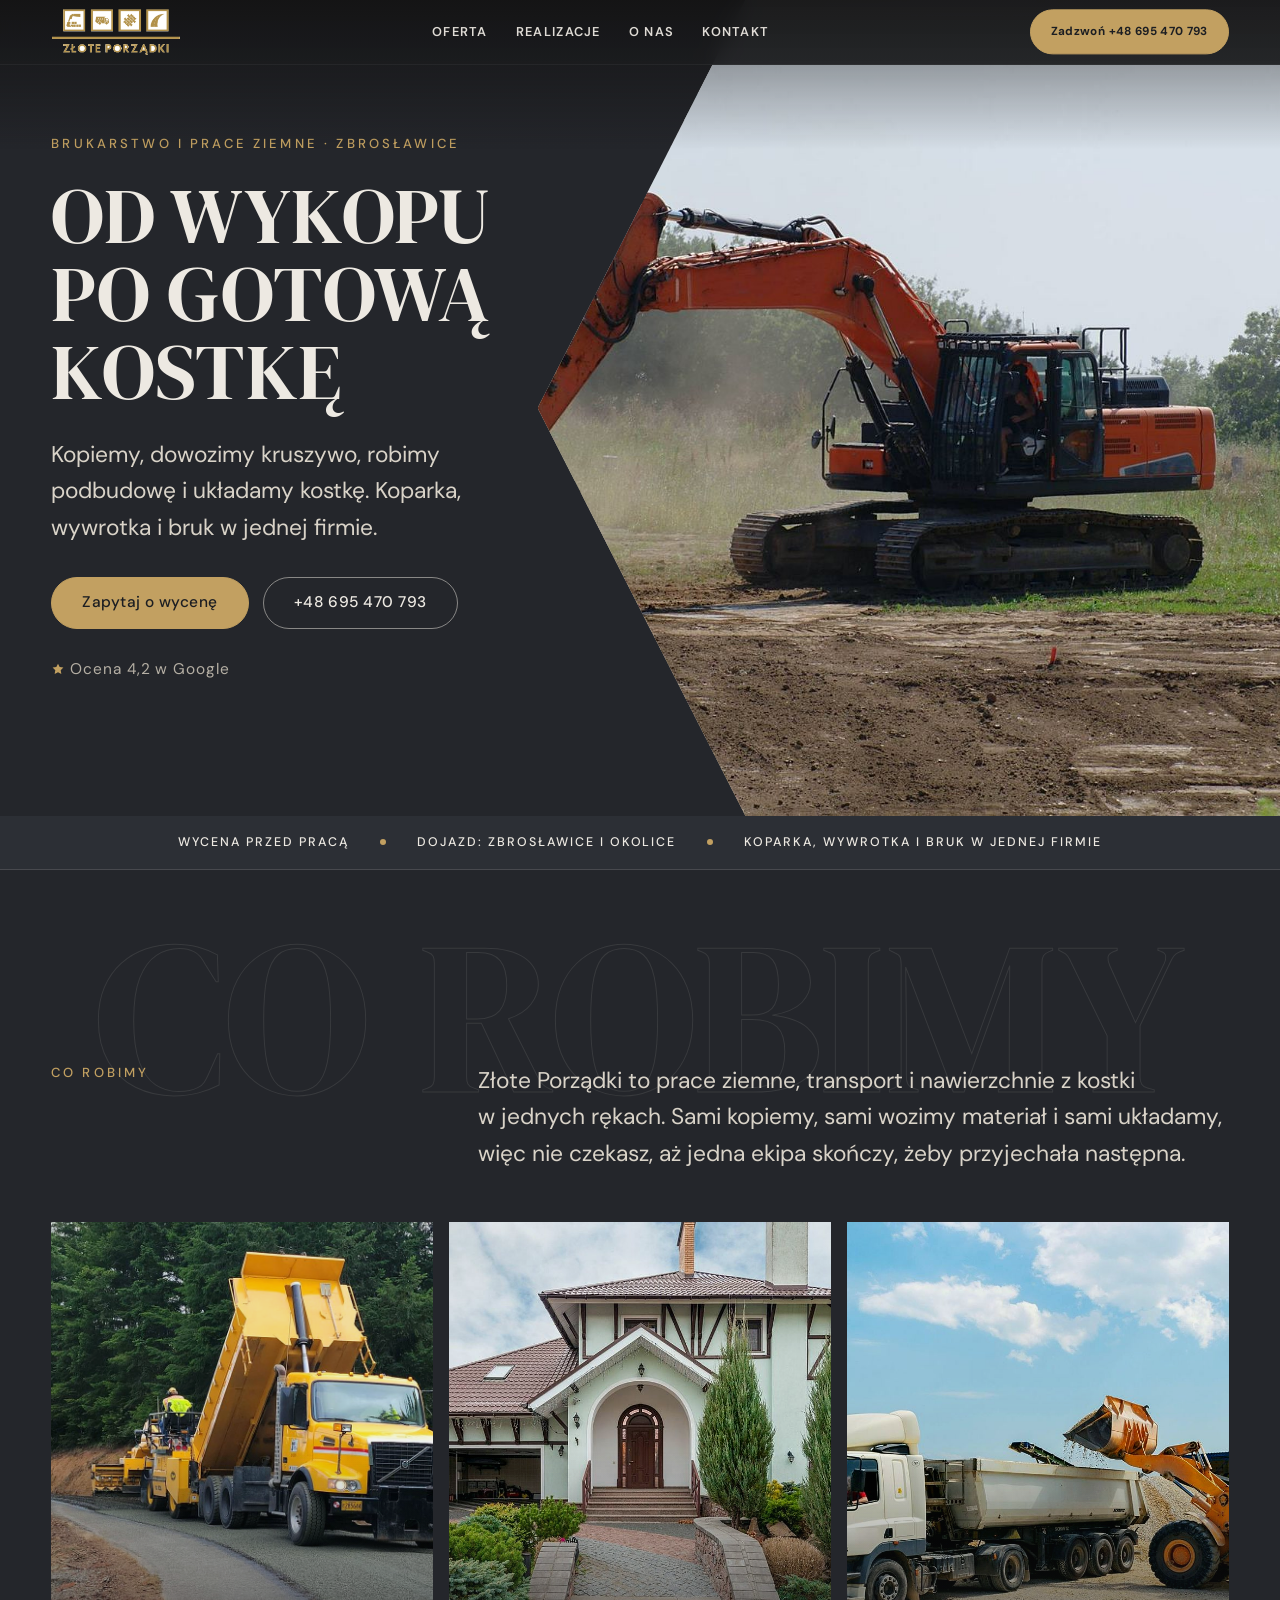
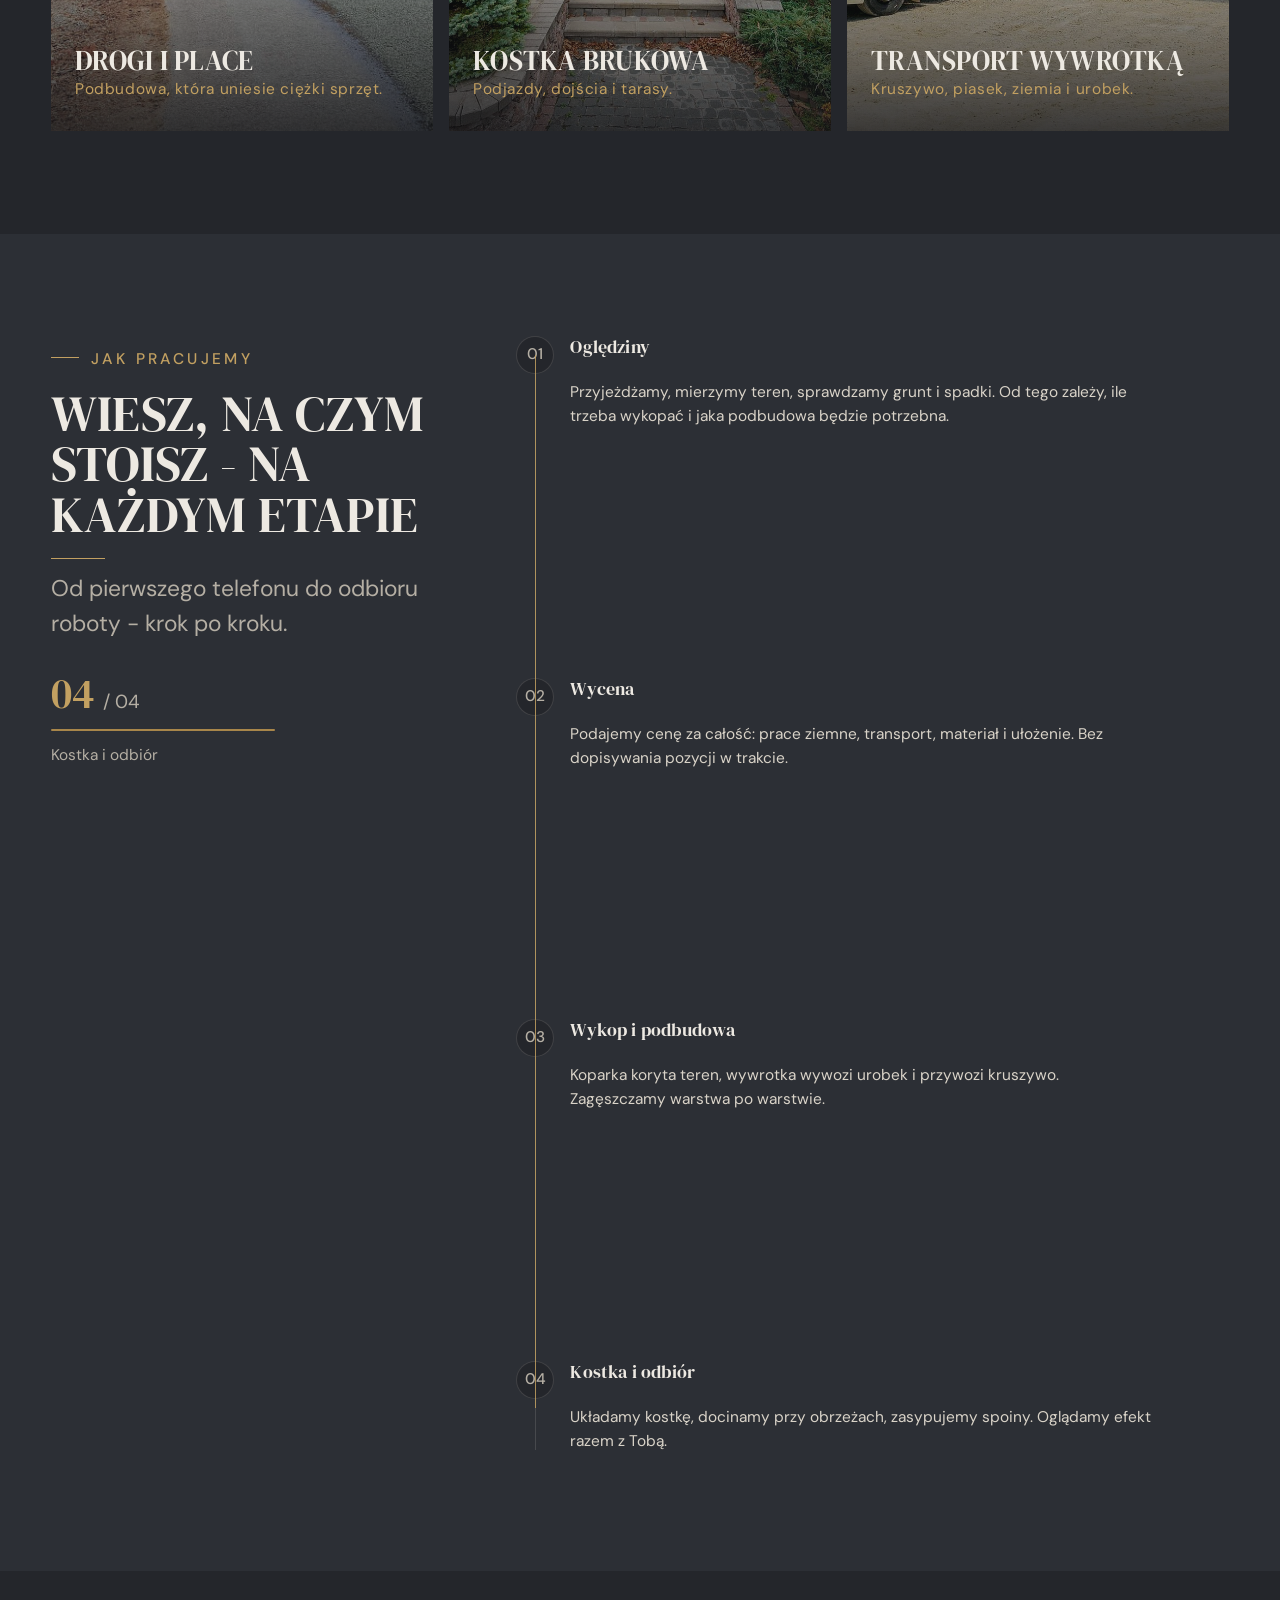
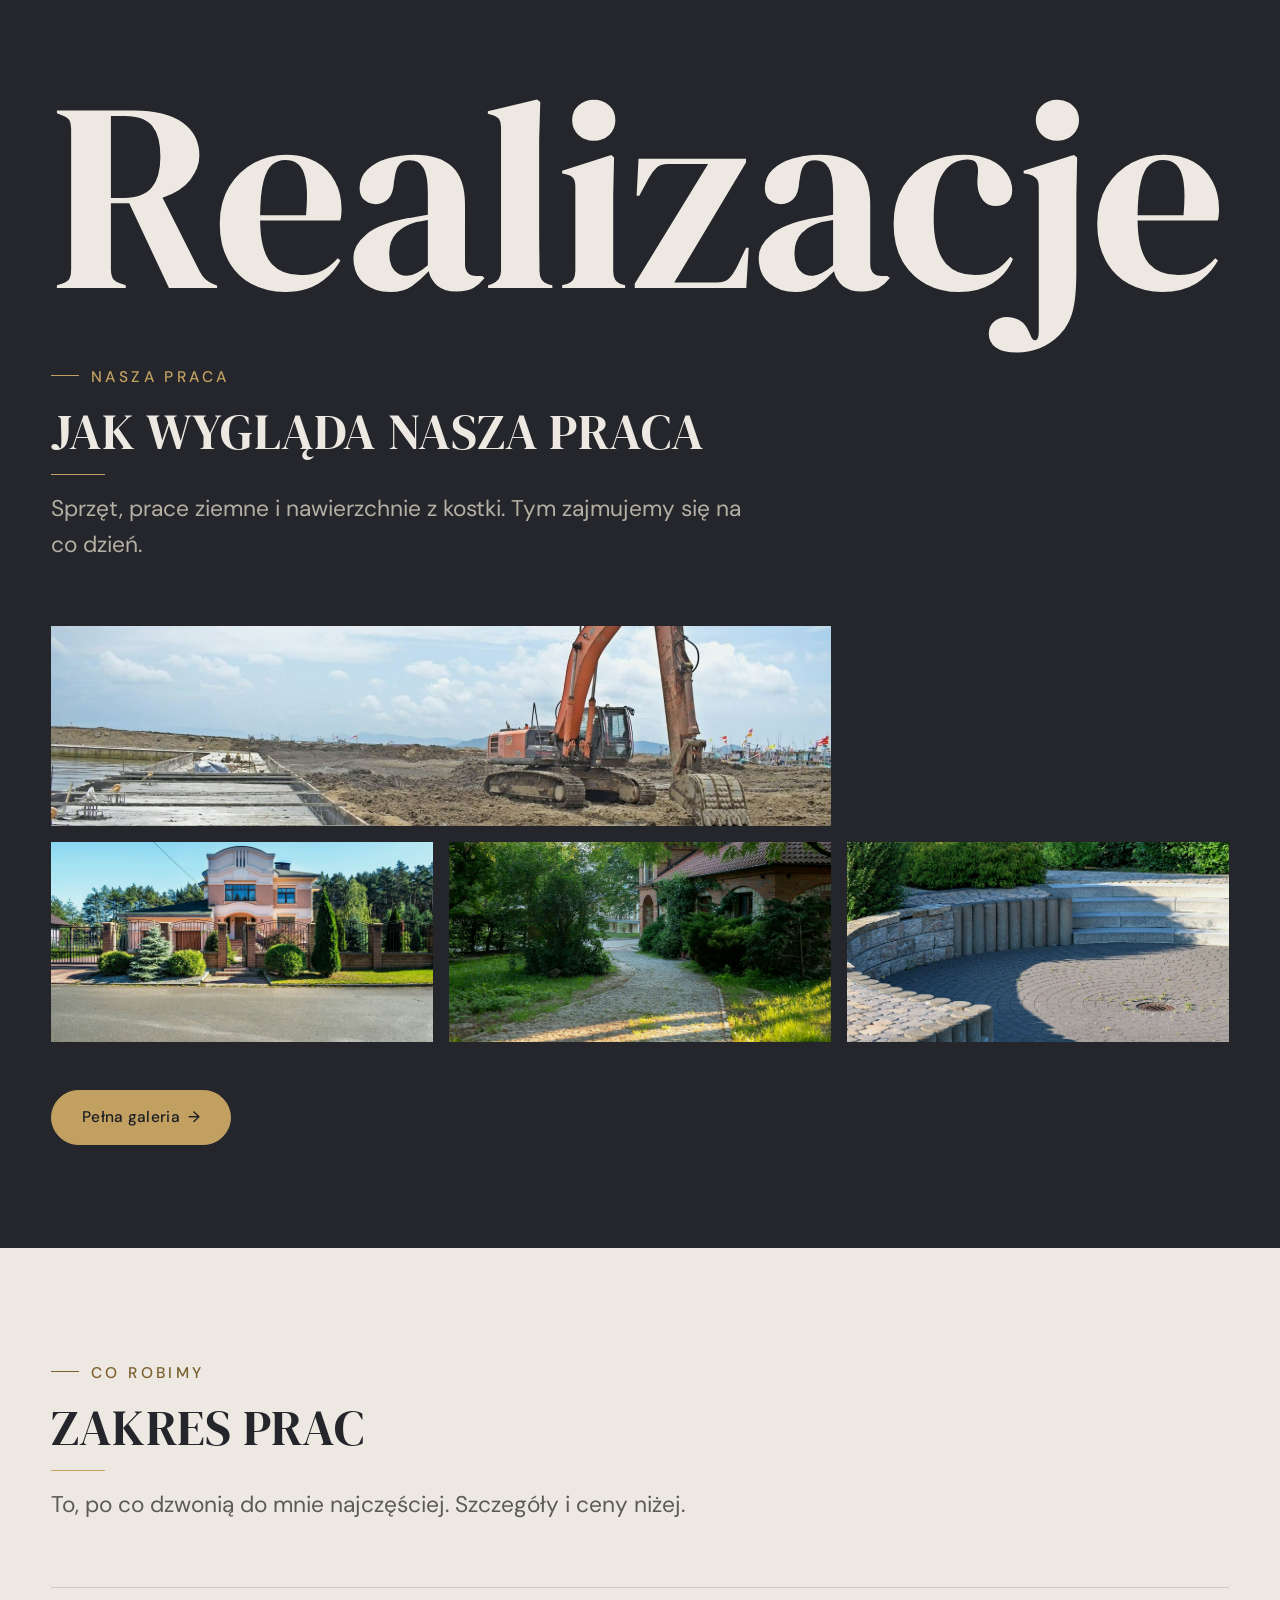
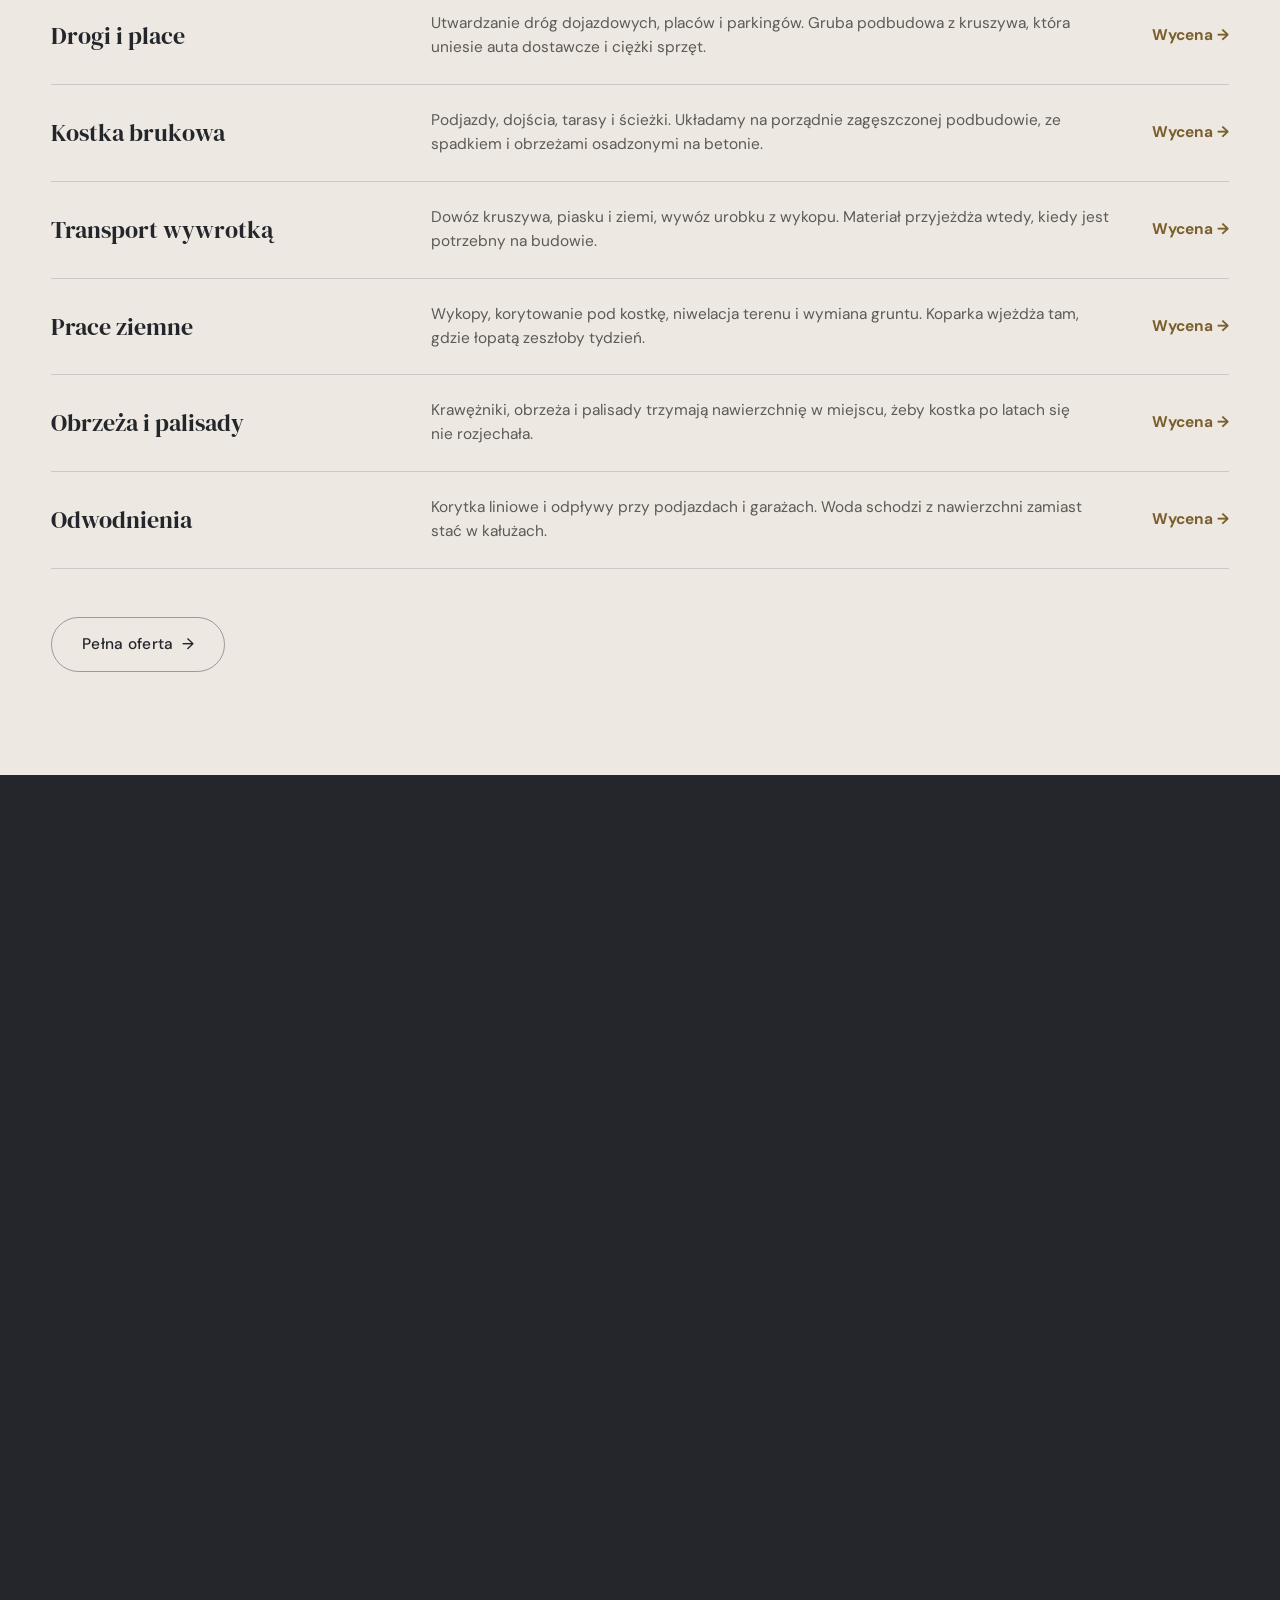
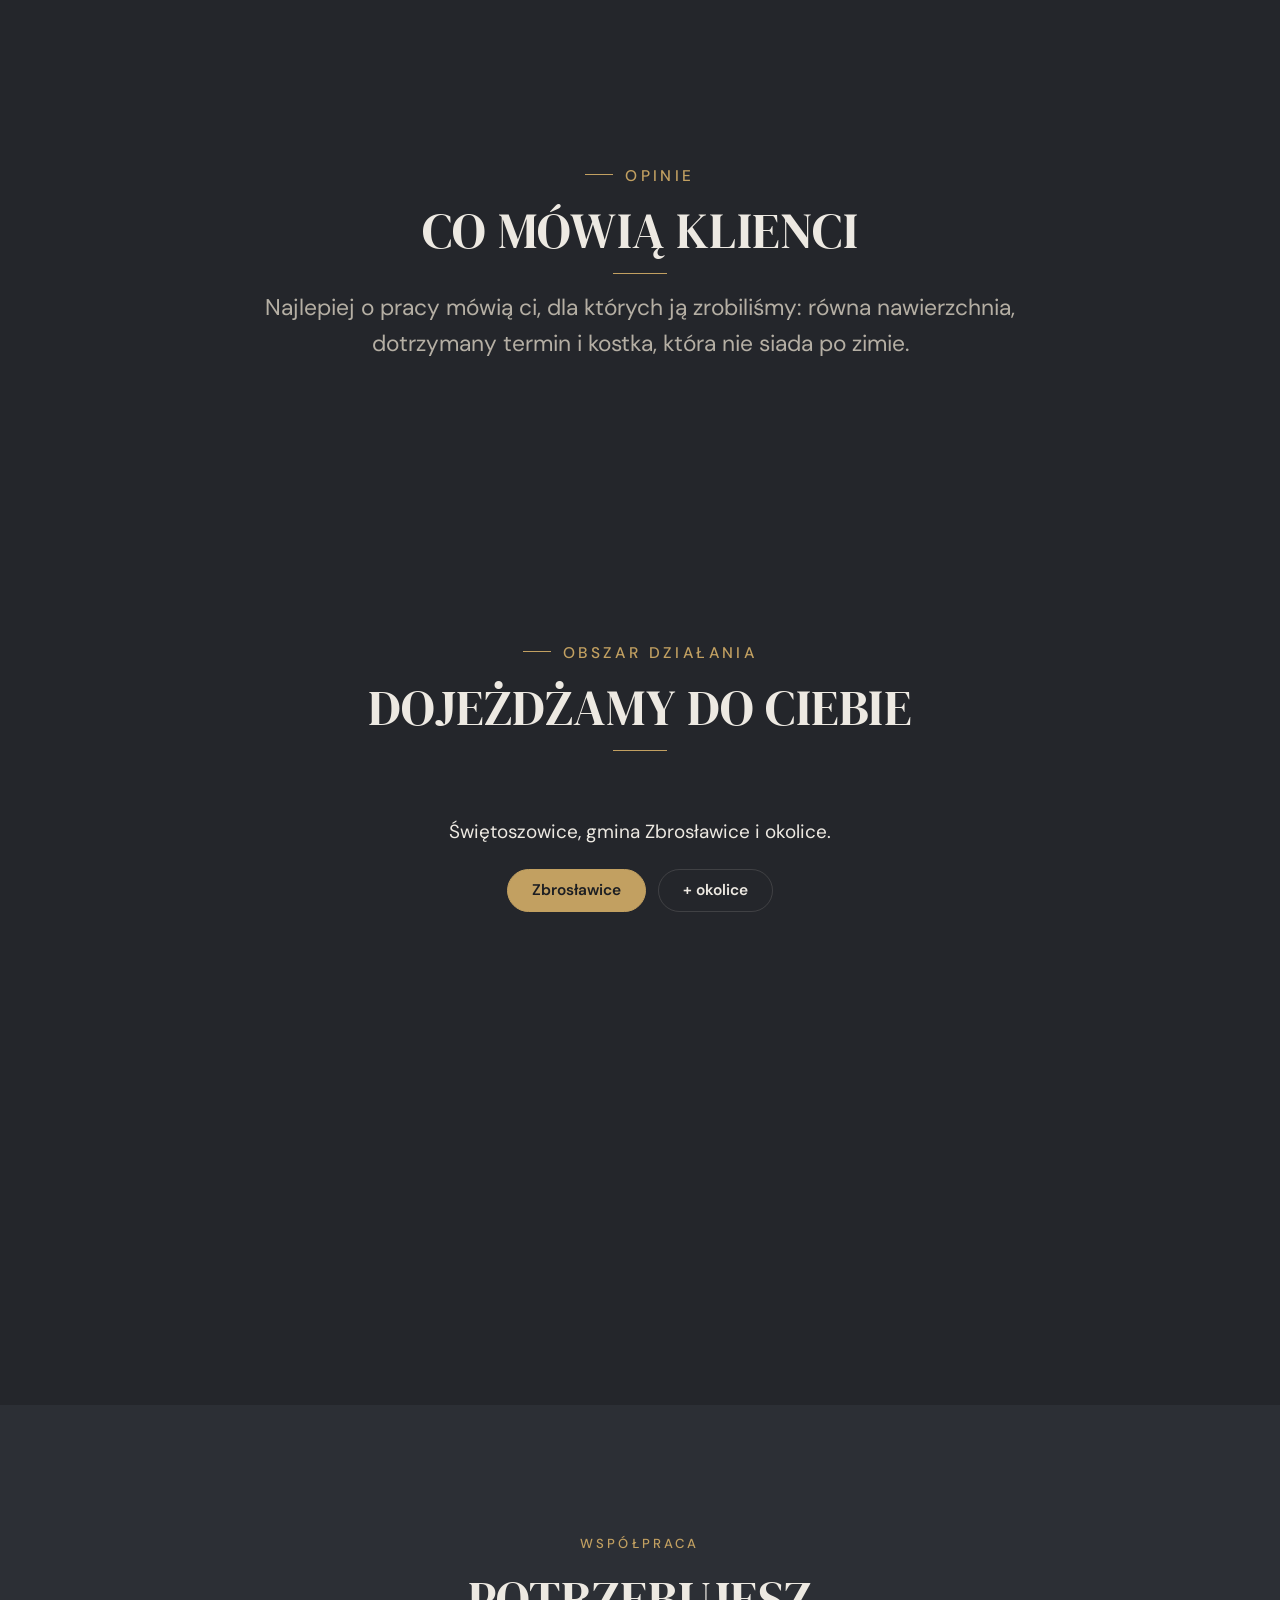
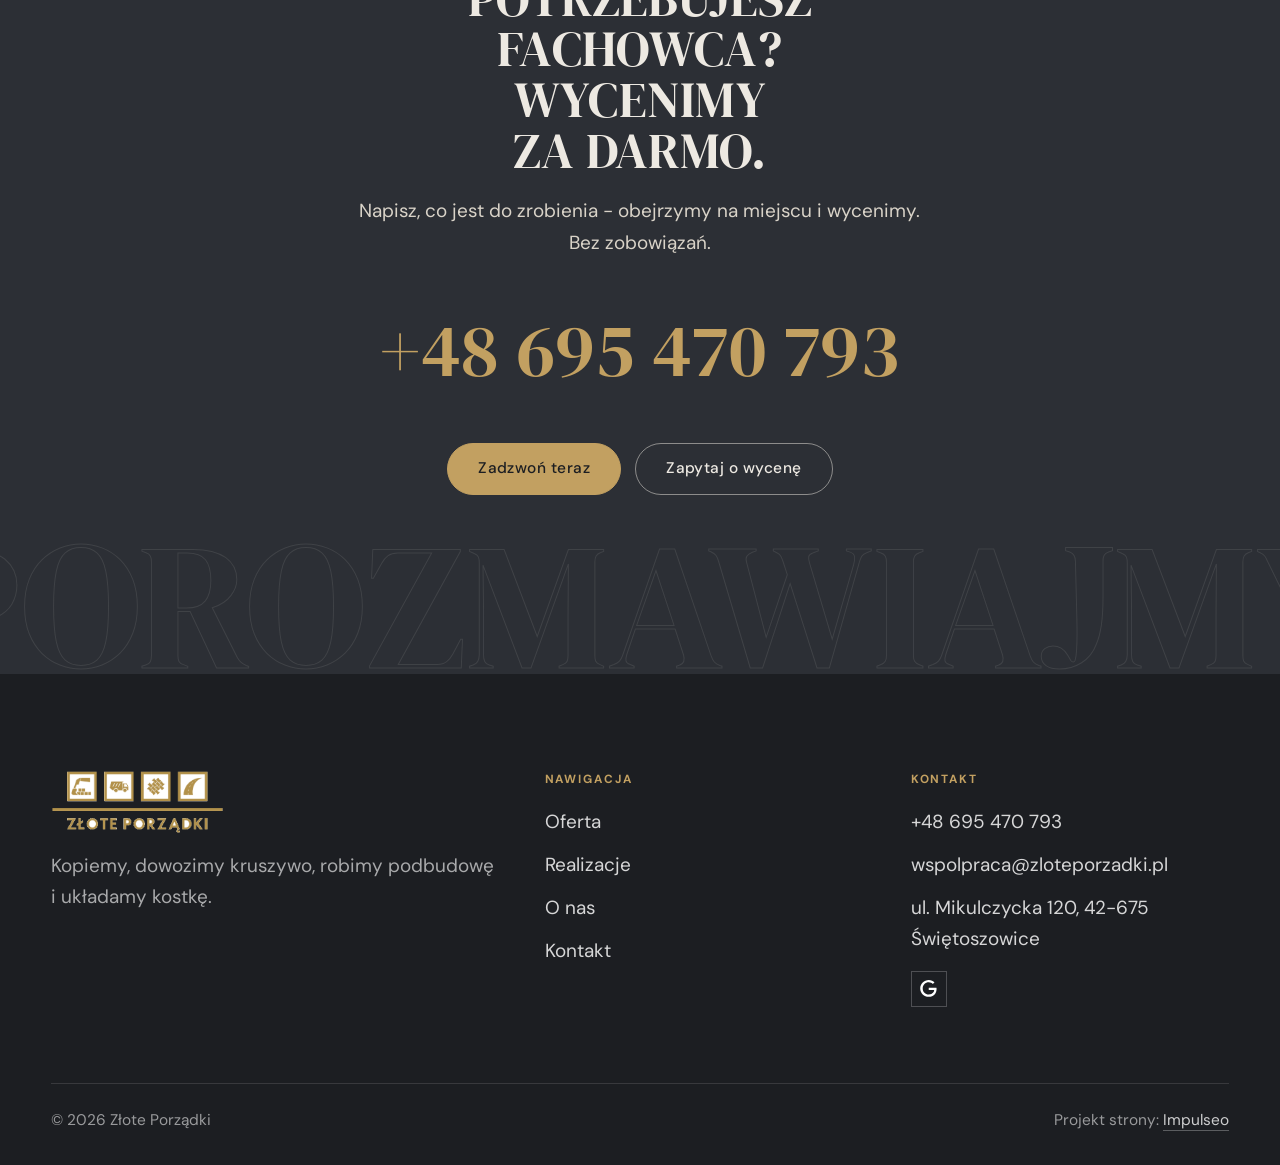
<file: index.html>
<!DOCTYPE html>
<html lang="pl">
<head>
<meta charset="UTF-8">
<meta name="viewport" content="width=device-width, initial-scale=1.0">
<title>Złote Porządki - brukarstwo i prace ziemne · Zbrosławice</title>
<meta name="description" content="Złote Porządki - układanie kostki brukowej, prace ziemne koparką, transport wywrotką, utwardzanie dróg i placów. Świętoszowice, gmina Zbrosławice i okolice. Wycena przez telefon.">
<link rel="canonical" href="https://kris20032.github.io/zlote-porzadki/">
<meta name="robots" content="noindex, nofollow">
<meta property="og:type" content="website">
<meta property="og:locale" content="pl_PL">
<meta property="og:site_name" content="Złote Porządki">
<meta property="og:title" content="Złote Porządki - brukarstwo i prace ziemne · Zbrosławice">
<meta property="og:description" content="Złote Porządki - układanie kostki brukowej, prace ziemne koparką, transport wywrotką, utwardzanie dróg i placów. Świętoszowice, gmina Zbrosławice i okolice. Wycena przez telefon.">
<meta property="og:url" content="https://kris20032.github.io/zlote-porzadki/">
<meta property="og:image" content="https://kris20032.github.io/zlote-porzadki/img/og.jpg">
<meta property="og:image:width" content="1200">
<meta property="og:image:height" content="630">
<meta name="twitter:card" content="summary_large_image">
<script type="application/ld+json">{"@context": "https://schema.org", "@type": "LocalBusiness", "name": "Złote Porządki", "url": "https://kris20032.github.io/zlote-porzadki/", "telephone": "+48695470793", "image": "https://kris20032.github.io/zlote-porzadki/img/og.jpg", "areaServed": "Zbrosławice", "sameAs": ["https://maps.google.com/?cid=10104983332182469353"]}</script>
<link rel="preconnect" href="https://fonts.googleapis.com">
<link rel="preconnect" href="https://fonts.gstatic.com" crossorigin>
<link href="https://fonts.googleapis.com/css2?family=DM+Serif+Display&family=DM+Sans:opsz,wght@9..40,400;9..40,500;9..40,600&display=swap" rel="stylesheet">
<link rel="stylesheet" href="assets/styles.css?v=kw1">
</head>
<body>

<header class="nav">
  <div class="wrap nav-inner">
    <a class="brand brand-has-logo" href="index.html"><img class="brand-logo" src="img/logo.png" alt="Złote Porządki" width="477" height="177" decoding="async"></a>
    <nav class="nav-links">
      <a href="oferta.html">Oferta</a>
      <a href="realizacje.html">Realizacje</a>
      <a href="o-nas.html">O nas</a>
      <a href="kontakt.html">Kontakt</a>
      <a href="tel:+48695470793" class="btn btn-accent">Zadzwoń +48 695 470 793</a>
    </nav>
    <button class="nav-toggle" aria-label="Menu"><span></span><span></span><span></span></button>
  </div>
</header>

<main>
<section class="kw-hero">
  <div class="kw-hero-art"><img class="kw-hero-photo" src="img/hero.jpg" fetchpriority="high" data-rotate="img/g1.jpg|img/g2.jpg" alt="Podjazd z kostki brukowej przed domem" width="1880" height="1255"></div>
  <div class="wrap kw-hero-inner">
    <div class="kw-hero-copy">
      <span class="kw-kicker">Brukarstwo i prace ziemne · Zbrosławice</span>
      <h1 class="kw-title">Od wykopu po gotową kostkę</h1>
      <p class="kw-lead">Kopiemy, dowozimy kruszywo, robimy podbudowę i układamy kostkę. Koparka, wywrotka i bruk w&nbsp;jednej firmie.</p>
      <div class="kw-actions">
        <a href="kontakt.html" class="kw-pill kw-pill-gold">Zapytaj o wycenę</a>
        <a href="tel:+48695470793" class="kw-pill">+48 695 470 793</a>
      </div>
      <div class="kw-trust"><svg class="ico-star" width="14" height="14" viewBox="0 0 24 24" style="vertical-align:-2px" aria-hidden="true"><path d="M12 2.8l2.85 5.8 6.4.93-4.63 4.5 1.1 6.37L12 17.4l-5.72 3 1.1-6.37-4.63-4.5 6.4-.93L12 2.8Z" fill="currentColor"/></svg> Ocena 4,2 w Google</div>
    </div>
  </div>
</section>
<section class="fach-promise">
  <div class="wrap">
    <ul class="fp-row reveal"><li>Wycena przed pracą</li><li>Dojazd: Zbrosławice i okolice</li><li>Koparka, wywrotka i bruk w jednej firmie</li></ul>
  </div>
</section>
<section class="kw-wwd">
  <div class="kw-giant" aria-hidden="true">Co robimy</div>
  <div class="wrap">
    <div class="kw-wwd-head reveal">
      <span class="kw-kicker">Co robimy</span>
      <p class="kw-intro">Złote Porządki to prace ziemne, transport i nawierzchnie z&nbsp;kostki w&nbsp;jednych rękach. Sami kopiemy, sami wozimy materiał i&nbsp;sami układamy, więc nie czekasz, aż jedna ekipa skończy, żeby przyjechała następna.</p>
    </div>
    <div class="gateways kw-cards">
      <a href="oferta.html" class="gateway reveal"><img src="img/g3.jpg" alt="Drogi i place" width="1600" height="1200" decoding="async"><span class="g-ttl">Drogi i place<small>Podbudowa, która uniesie ciężki sprzęt.</small></span></a>
      <a href="oferta.html" class="gateway reveal"><img src="img/g4.jpg" alt="Kostka brukowa" width="1600" height="1068" decoding="async"><span class="g-ttl">Kostka brukowa<small>Podjazdy, dojścia i tarasy.</small></span></a>
      <a href="oferta.html" class="gateway reveal"><img src="img/g5.jpg" alt="Transport wywrotką" width="1600" height="1066" decoding="async"><span class="g-ttl">Transport wywrotką<small>Kruszywo, piasek, ziemia i urobek.</small></span></a>
    </div>
  </div>
</section>
<section class="proces proces-os fachowcy">
  <div class="wrap proc-grid">
    <div class="proc-side">
      <div class="head reveal">
        <span class="eyebrow">Jak pracujemy</span>
        <h2>Wiesz, na czym stoisz - na każdym etapie</h2>
        <p>Od pierwszego telefonu do odbioru roboty - krok po kroku.</p>
      </div>
      <div class="proc-count" aria-hidden="true"><span class="pc-cur">01</span><span class="pc-all">/ 04</span></div>
      <div class="proc-bar" aria-hidden="true"><i></i></div>
      <p class="proc-now" aria-hidden="true">Oględziny</p>
    </div>
    <ol class="proces-line">
      <li class="reveal"><span class="pno">01</span><h3>Oględziny</h3><p>Przyjeżdżamy, mierzymy teren, sprawdzamy grunt i spadki. Od tego zależy, ile trzeba wykopać i jaka podbudowa będzie potrzebna.</p></li>
      <li class="reveal"><span class="pno">02</span><h3>Wycena</h3><p>Podajemy cenę za całość: prace ziemne, transport, materiał i ułożenie. Bez dopisywania pozycji w trakcie.</p></li>
      <li class="reveal"><span class="pno">03</span><h3>Wykop i podbudowa</h3><p>Koparka koryta teren, wywrotka wywozi urobek i przywozi kruszywo. Zagęszczamy warstwa po warstwie.</p></li>
      <li class="reveal"><span class="pno">04</span><h3>Kostka i odbiór</h3><p>Układamy kostkę, docinamy przy obrzeżach, zasypujemy spoiny. Oglądamy efekt razem z Tobą.</p></li>
    </ol>
  </div>
</section>
<section class="kw-work">
  <div class="wrap">
    <h2 class="kw-huge reveal" aria-label="Realizacje">Realizacje</h2>
    <div class="head reveal">
      <span class="eyebrow">Nasza praca</span>
      <h2>Jak wygląda nasza praca</h2>
      <p>Sprzęt, prace ziemne i nawierzchnie z kostki. Tym zajmujemy się na co dzień.</p>
    </div>
    <div class="gallery">
      <div class="tile t-two3 reveal"><img src="img/g6.jpg" alt="Złote Porządki" loading="lazy" width="1538" height="994" decoding="async"></div>
      <div class="tile t-third reveal"><img src="img/g7.jpg" alt="Złote Porządki" loading="lazy" width="1600" height="1066" decoding="async"></div>
      <div class="tile t-third reveal"><img src="img/g8.jpg" alt="Złote Porządki" loading="lazy" width="1600" height="1068" decoding="async"></div>
      <div class="tile t-third reveal"><img src="img/g9.jpg" alt="Złote Porządki" loading="lazy" width="1880" height="1294" decoding="async"></div>
      <div class="tile t-third reveal"><img src="img/g10.jpg" alt="Złote Porządki" loading="lazy" width="1600" height="1066" decoding="async"></div>
    </div>
    <div style="margin-top:var(--space-7)" class="reveal"><a href="realizacje.html" class="btn btn-accent">Pełna galeria <span class="arr">→</span></a></div>
  </div>
</section>
<section class="fach-uslugi kw-beige">
  <div class="wrap">
    <div class="head reveal">
      <span class="eyebrow">Co robimy</span>
      <h2>Zakres prac</h2>
      <p>To, po co dzwonią do mnie najczęściej. Szczegóły i ceny niżej.</p>
    </div>
    <ul class="fu-list">
      <li class="fu-row reveal"><div class="fu-name">Drogi i place</div><div class="fu-desc">Utwardzanie dróg dojazdowych, placów i parkingów. Gruba podbudowa z kruszywa, która uniesie auta dostawcze i ciężki sprzęt.</div><a class="fu-cta" href="kontakt.html">Wycena <span class="arr">→</span></a></li>
      <li class="fu-row reveal"><div class="fu-name">Kostka brukowa</div><div class="fu-desc">Podjazdy, dojścia, tarasy i ścieżki. Układamy na porządnie zagęszczonej podbudowie, ze spadkiem i obrzeżami osadzonymi na betonie.</div><a class="fu-cta" href="kontakt.html">Wycena <span class="arr">→</span></a></li>
      <li class="fu-row reveal"><div class="fu-name">Transport wywrotką</div><div class="fu-desc">Dowóz kruszywa, piasku i ziemi, wywóz urobku z wykopu. Materiał przyjeżdża wtedy, kiedy jest potrzebny na budowie.</div><a class="fu-cta" href="kontakt.html">Wycena <span class="arr">→</span></a></li>
      <li class="fu-row reveal"><div class="fu-name">Prace ziemne</div><div class="fu-desc">Wykopy, korytowanie pod kostkę, niwelacja terenu i wymiana gruntu. Koparka wjeżdża tam, gdzie łopatą zeszłoby tydzień.</div><a class="fu-cta" href="kontakt.html">Wycena <span class="arr">→</span></a></li>
      <li class="fu-row reveal"><div class="fu-name">Obrzeża i palisady</div><div class="fu-desc">Krawężniki, obrzeża i palisady trzymają nawierzchnię w miejscu, żeby kostka po latach się nie rozjechała.</div><a class="fu-cta" href="kontakt.html">Wycena <span class="arr">→</span></a></li>
      <li class="fu-row reveal"><div class="fu-name">Odwodnienia</div><div class="fu-desc">Korytka liniowe i odpływy przy podjazdach i garażach. Woda schodzi z nawierzchni zamiast stać w kałużach.</div><a class="fu-cta" href="kontakt.html">Wycena <span class="arr">→</span></a></li>
    </ul>
    <div style="margin-top:var(--space-7)" class="reveal"><a href="oferta.html" class="btn btn-ghost">Pełna oferta <span class="arr">→</span></a></div>
  </div>
</section>
<section class="stopklatka" aria-hidden="true">
  <div class="stk-bg" style="background-image:url(img/g11.jpg)"></div>
</section>
<section class="opinie op-fallback">
  <div class="wrap">
    <div class="head center reveal">
      <span class="eyebrow">Opinie</span>
      <h2>Co mówią klienci</h2>
      <p>Najlepiej o pracy mówią ci, dla których ją zrobiliśmy: równa nawierzchnia, dotrzymany termin i kostka, która nie siada po zimie.</p>
    </div>
  </div>
</section>
<section class="obszar">
  <div class="wrap">
    <div class="head center reveal">
      <span class="eyebrow">Obszar działania</span>
      <h2>Dojeżdżamy do Ciebie</h2>
    </div>
    <p class="obszar-txt reveal" style="text-align:center;max-width:60ch;margin:0 auto 1.4rem">Świętoszowice, gmina Zbrosławice i okolice.</p>
    <ul class="obszar-list reveal"><li class="is-home">Zbrosławice</li><li>+ okolice</li></ul>
    <div class="obszar-mapa reveal" style="margin-top:var(--space-7)">
      <iframe title="Obszar działania - Zbrosławice i okolice" src="https://maps.google.com/maps?q=50.3655825%2C18.7252089&amp;z=11&amp;output=embed" loading="lazy" referrerpolicy="no-referrer-when-downgrade" style="width:100%;height:clamp(280px,38vh,420px);border:0;display:block;border-radius:var(--r-md)"></iframe>
    </div>
  </div>
</section>
<section class="kw-talk">
  <div class="kw-giant kw-giant-low" aria-hidden="true">Porozmawiajmy</div>
  <div class="wrap kw-talk-inner reveal">
    <span class="kw-kicker">Współpraca</span>
    <h2>Potrzebujesz fachowca? Wycenimy za darmo.</h2>
    <p>Napisz, co jest do zrobienia - obejrzymy na miejscu i wycenimy. Bez zobowiązań.</p>
    <a class="kw-bigtel" href="tel:+48695470793">+48 695 470 793</a>
    <div class="kw-actions kw-actions-c">
      <a href="tel:+48695470793" class="kw-pill kw-pill-gold">Zadzwoń teraz</a>
      <a href="kontakt.html" class="kw-pill">Zapytaj o wycenę</a>
    </div>
  </div>
</section>
</main>

<footer>
  <div class="wrap">
    <div class="foot-grid">
      <div class="foot-brand">
        <img class="foot-logo" src="img/logo.png" alt="Złote Porządki" width="477" height="177" loading="lazy" decoding="async">
        <p>Kopiemy, dowozimy kruszywo, robimy podbudowę i układamy kostkę.</p>
      </div>
      <div class="foot-col">
        <h4>Nawigacja</h4>
        <a href="oferta.html">Oferta</a>
        <a href="realizacje.html">Realizacje</a>
        <a href="o-nas.html">O nas</a>
        <a href="kontakt.html">Kontakt</a>
      </div>
      <div class="foot-col">
        <h4>Kontakt</h4>
        <a href="tel:+48695470793">+48 695 470 793</a>
        <a href="mailto:wspolpraca@zloteporzadki.pl">wspolpraca@zloteporzadki.pl</a>
        <p>ul. Mikulczycka 120, 42-675 Świętoszowice</p>
      <div class="foot-soc">
        <a class="soc" href="https://maps.google.com/?cid=10104983332182469353" target="_blank" rel="noopener" aria-label="Google - Złote Porządki"><svg viewBox="0 0 24 24" aria-hidden="true" focusable="false"><path d="M12.48 10.92v3.28h7.84c-.24 1.84-.853 3.187-1.787 4.133-1.147 1.147-2.933 2.4-6.053 2.4-4.827 0-8.6-3.893-8.6-8.72s3.773-8.72 8.6-8.72c2.6 0 4.507 1.027 5.907 2.347l2.307-2.307C18.747 1.44 16.133 0 12.48 0 5.867 0 .307 5.387.307 12s5.56 12 12.173 12c3.573 0 6.267-1.173 8.373-3.36 2.16-2.16 2.84-5.213 2.84-7.667 0-.76-.053-1.467-.173-2.053H12.48z" fill="currentColor"/></svg></a>
      </div>
      </div>
    </div>
    <div class="foot-bot">
      <span>© 2026 Złote Porządki</span>
      <span>Projekt strony: <a class="foot-credit" href="https://impulseo.pl" target="_blank" rel="noopener">Impulseo</a></span>
    </div>
  </div>
</footer>
<div class="sticky-call"><a class="sc-call" href="tel:+48695470793"><svg class="ico-tel" width="16" height="16" viewBox="0 0 24 24" fill="none" aria-hidden="true"><path d="M6.6 10.8a15.5 15.5 0 0 0 6.6 6.6l2.2-2.2a1 1 0 0 1 1-.24 11.4 11.4 0 0 0 3.6.58 1 1 0 0 1 1 1V20a1 1 0 0 1-1 1A17 17 0 0 1 3 4a1 1 0 0 1 1-1h3.5a1 1 0 0 1 1 1c0 1.25.2 2.46.58 3.6a1 1 0 0 1-.25 1l-2.23 2.2Z" fill="currentColor"/></svg> Zadzwoń</a><a class="sc-quote" href="kontakt.html">Zapytaj o wycenę</a></div>
<div class="demo-wazne" data-do="2026-10-25" data-cykl="3" hidden><svg class="dw-ico" width="13" height="13" viewBox="0 0 24 24" fill="none" aria-hidden="true"><circle cx="12" cy="12" r="8.6" stroke="currentColor" stroke-width="1.8"/><path d="M12 7.2V12l3.3 2" stroke="currentColor" stroke-width="1.8" stroke-linecap="round"/></svg><span class="dw-txt"></span></div>

<script src="assets/main.js"></script>
</body>
</html>
</file>
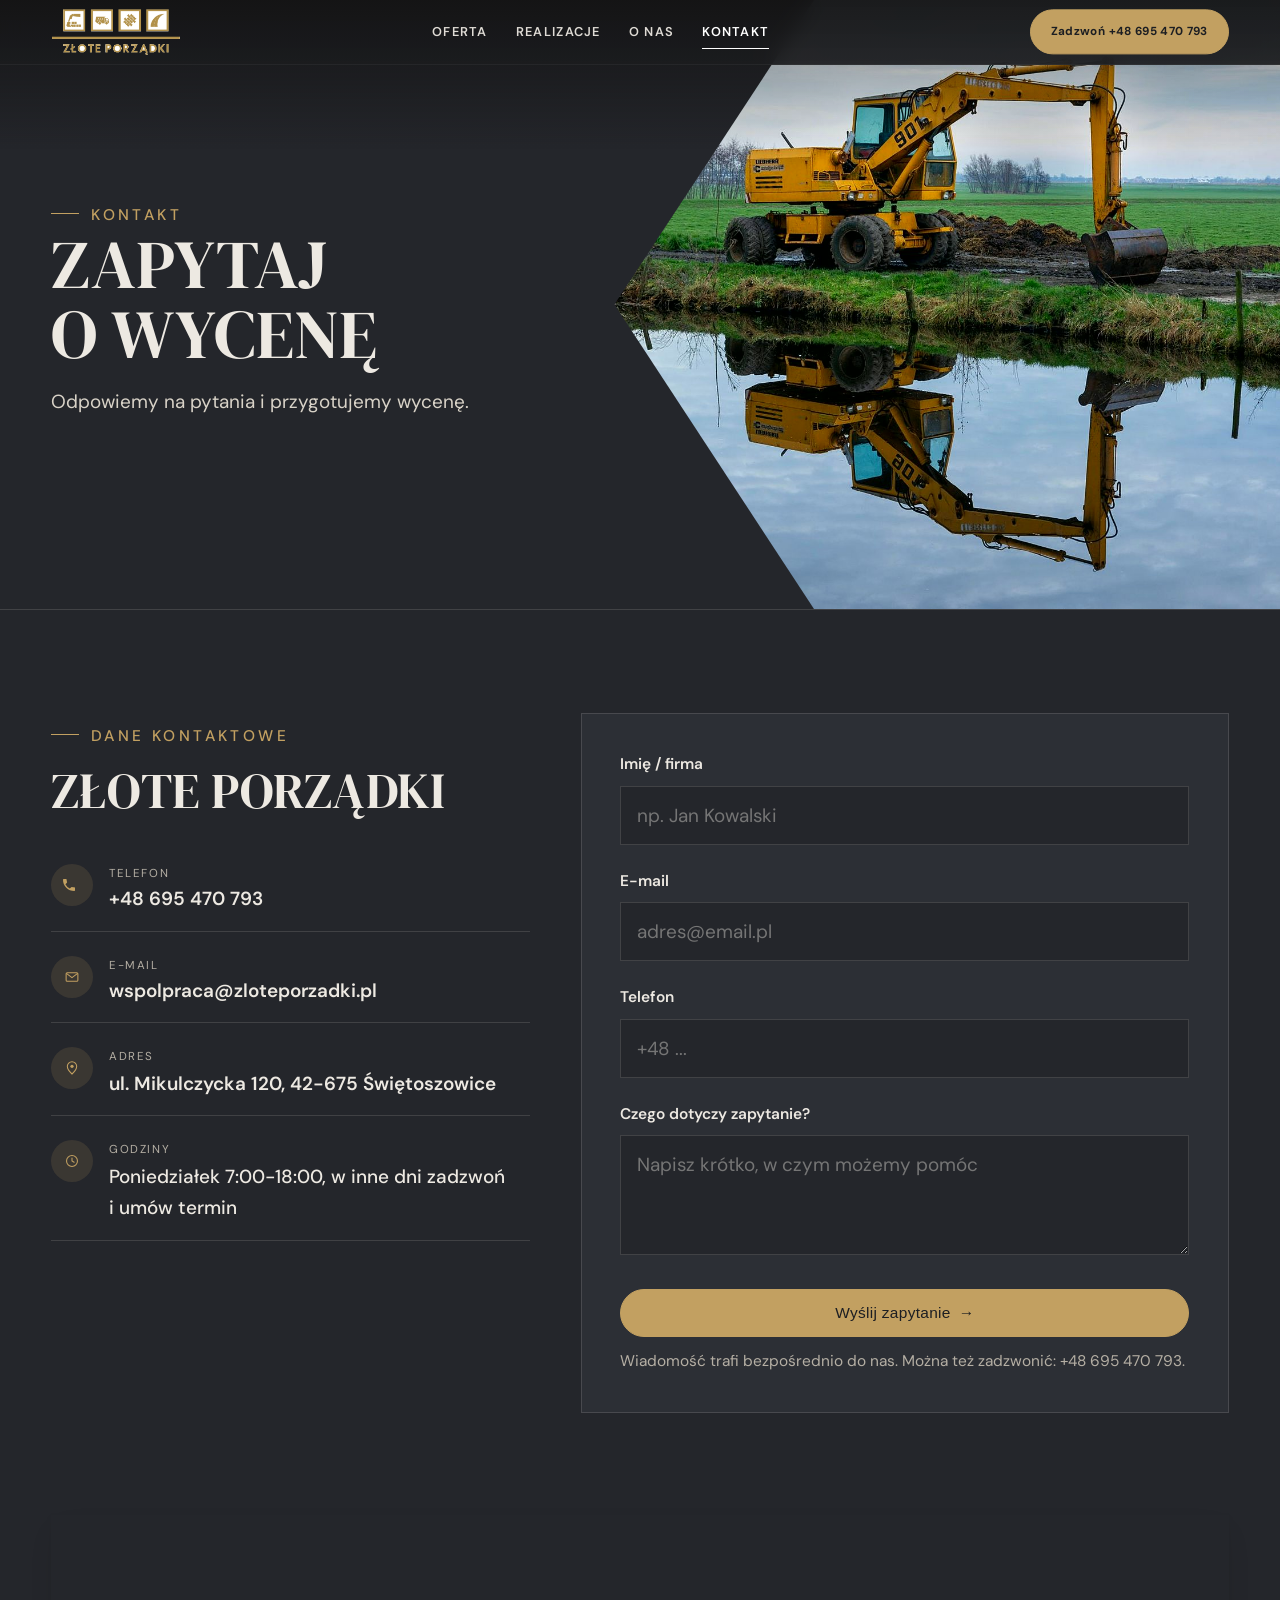
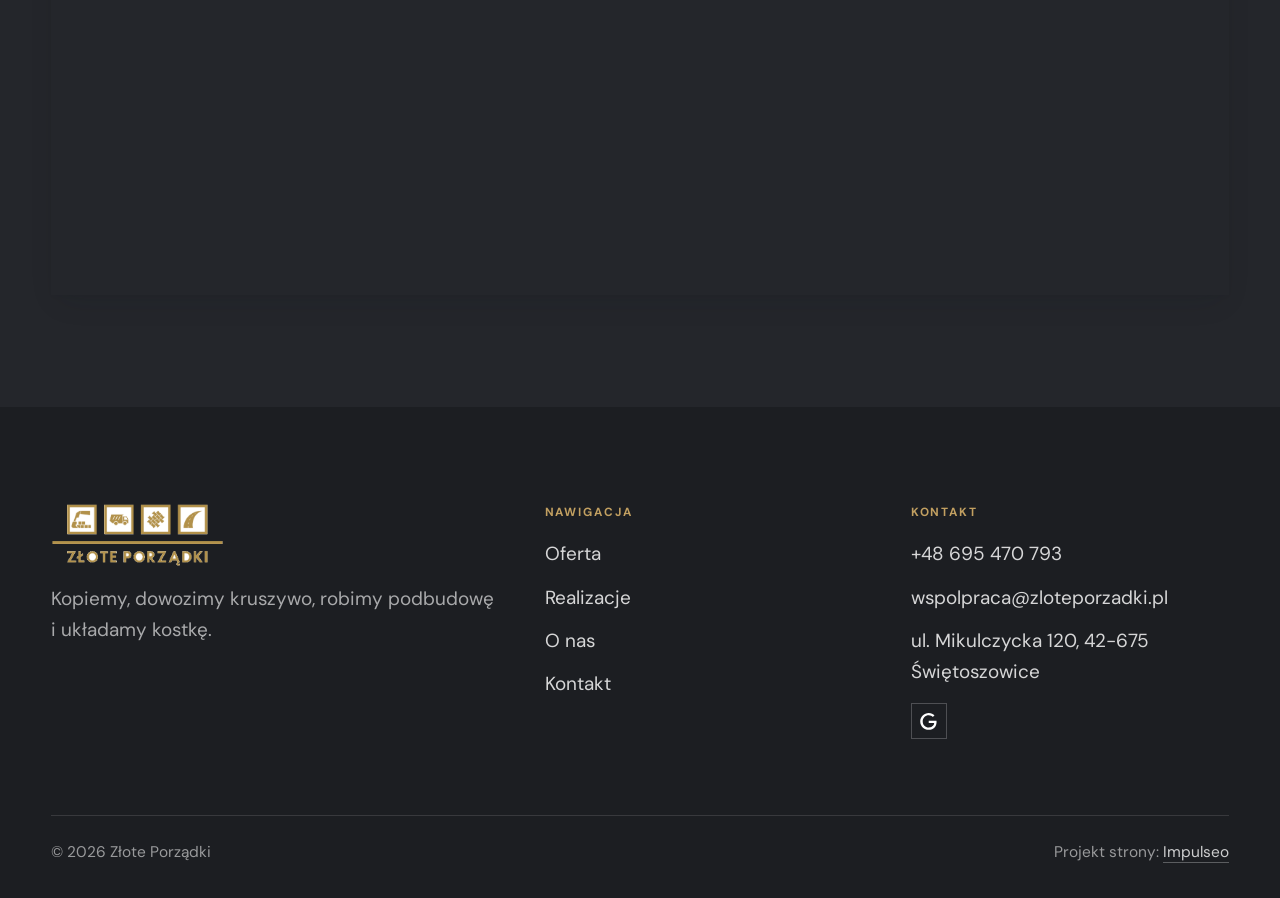
<file: kontakt.html>
<!DOCTYPE html>
<html lang="pl">
<head>
<meta charset="UTF-8">
<meta name="viewport" content="width=device-width, initial-scale=1.0">
<title>Kontakt - Złote Porządki</title>
<meta name="description" content="Kontakt Złote Porządki - ul. Mikulczycka 120, 42-675 Świętoszowice">
<link rel="canonical" href="https://kris20032.github.io/zlote-porzadki/kontakt.html">
<meta name="robots" content="noindex, nofollow">
<meta property="og:type" content="website">
<meta property="og:locale" content="pl_PL">
<meta property="og:site_name" content="Złote Porządki">
<meta property="og:title" content="Kontakt - Złote Porządki">
<meta property="og:description" content="Kontakt Złote Porządki - ul. Mikulczycka 120, 42-675 Świętoszowice">
<meta property="og:url" content="https://kris20032.github.io/zlote-porzadki/kontakt.html">
<meta property="og:image" content="https://kris20032.github.io/zlote-porzadki/img/og.jpg">
<meta property="og:image:width" content="1200">
<meta property="og:image:height" content="630">
<meta name="twitter:card" content="summary_large_image">
<link rel="preconnect" href="https://fonts.googleapis.com">
<link rel="preconnect" href="https://fonts.gstatic.com" crossorigin>
<link href="https://fonts.googleapis.com/css2?family=DM+Serif+Display&family=DM+Sans:opsz,wght@9..40,400;9..40,500;9..40,600&display=swap" rel="stylesheet">
<link rel="stylesheet" href="assets/styles.css?v=kw1">
</head>
<body>

<header class="nav">
  <div class="wrap nav-inner">
    <a class="brand brand-has-logo" href="index.html"><img class="brand-logo" src="img/logo.png" alt="Złote Porządki" width="477" height="177" decoding="async"></a>
    <nav class="nav-links">
      <a href="oferta.html">Oferta</a>
      <a href="realizacje.html">Realizacje</a>
      <a href="o-nas.html">O nas</a>
      <a href="kontakt.html" class="active" aria-current="page">Kontakt</a>
      <a href="tel:+48695470793" class="btn btn-accent">Zadzwoń +48 695 470 793</a>
    </nav>
    <button class="nav-toggle" aria-label="Menu"><span></span><span></span><span></span></button>
  </div>
</header>

<main>
<section class="pagehead">
  <img src="img/g7.jpg" alt="Złote Porządki - Zapytaj o wycenę" width="1600" height="1066" decoding="async">
  <div class="wrap">
    <span class="eyebrow">Kontakt</span>
    <h1>Zapytaj o wycenę</h1>
    <p>Odpowiemy na pytania i przygotujemy wycenę.</p>
  </div>
</section>
<section>
  <div class="wrap contact-grid">
    <div class="reveal">
      <span class="eyebrow">Dane kontaktowe</span>
      <h2 style="margin:var(--space-4) 0 var(--space-6)">Złote Porządki</h2>
      <div class="info-list">
        <div class="info-row"><div class="ic"><svg class="ico-tel" width="16" height="16" viewBox="0 0 24 24" fill="none" aria-hidden="true"><path d="M6.6 10.8a15.5 15.5 0 0 0 6.6 6.6l2.2-2.2a1 1 0 0 1 1-.24 11.4 11.4 0 0 0 3.6.58 1 1 0 0 1 1 1V20a1 1 0 0 1-1 1A17 17 0 0 1 3 4a1 1 0 0 1 1-1h3.5a1 1 0 0 1 1 1c0 1.25.2 2.46.58 3.6a1 1 0 0 1-.25 1l-2.23 2.2Z" fill="currentColor"/></svg></div><div><div class="lbl">Telefon</div><a class="val" href="tel:+48695470793">+48 695 470 793</a></div></div>
        <div class="info-row"><div class="ic"><svg class="ico-mail" width="16" height="16" viewBox="0 0 24 24" fill="none" aria-hidden="true"><rect x="3.2" y="5.5" width="17.6" height="13" rx="1.6" stroke="currentColor" stroke-width="1.6"/><path d="M4 7l8 6 8-6" stroke="currentColor" stroke-width="1.6" stroke-linecap="round" stroke-linejoin="round"/></svg></div><div><div class="lbl">E-mail</div><a class="val" href="mailto:wspolpraca@zloteporzadki.pl">wspolpraca@zloteporzadki.pl</a></div></div>
        <div class="info-row"><div class="ic"><svg class="ico-pin" width="16" height="16" viewBox="0 0 24 24" fill="none" aria-hidden="true"><path d="M12 21s7-6.1 7-11.5A7 7 0 0 0 5 9.5C5 14.9 12 21 12 21Z" stroke="currentColor" stroke-width="1.6" fill="none"/><circle cx="12" cy="9.5" r="2.4" fill="currentColor"/></svg></div><div><div class="lbl">Adres</div><div class="val">ul. Mikulczycka 120, 42-675 Świętoszowice</div></div></div>
        <div class="info-row"><div class="ic"><svg class="ico-clock" width="16" height="16" viewBox="0 0 24 24" fill="none" aria-hidden="true"><circle cx="12" cy="12" r="8.2" stroke="currentColor" stroke-width="1.6"/><path d="M12 7.5V12l3.2 1.9" stroke="currentColor" stroke-width="1.6" stroke-linecap="round"/></svg></div><div><div class="lbl">Godziny</div><div class="val" style="font-weight:500">Poniedziałek 7:00-18:00, w inne dni zadzwoń i umów termin</div></div></div>
      </div>
    </div>
    <div class="reveal">
      <form class="form" action="https://formsubmit.co/wspolpraca@zloteporzadki.pl" method="POST">
        <input type="hidden" name="_subject" value="Zapytanie ze strony Złote Porządki">
        <input type="hidden" name="_captcha" value="false">
        <input type="hidden" name="_template" value="table">
        <div class="fld"><label for="name">Imię / firma</label><input id="name" name="name" type="text" placeholder="np. Jan Kowalski" required></div>
        <div class="fld"><label for="email">E-mail</label><input id="email" name="email" type="email" placeholder="adres@email.pl" required></div>
        <div class="fld"><label for="phone">Telefon</label><input id="phone" name="phone" type="tel" placeholder="+48 ..."></div>
        <div class="fld"><label for="msg">Czego dotyczy zapytanie?</label><textarea id="msg" name="message" placeholder="Napisz krótko, w czym możemy pomóc" required></textarea></div>
        <button type="submit" class="btn btn-accent" style="width:100%;justify-content:center">Wyślij zapytanie <span class="arr">→</span></button>
        <p class="note">Wiadomość trafi bezpośrednio do nas. Można też zadzwonić: +48 695 470 793.</p>
      </form>
    </div>
  </div>
</section>
<section style="padding-top:0">
  <div class="wrap reveal">
    <iframe class="map" title="Złote Porządki - Zbrosławice" src="https://maps.google.com/maps?q=50.3655825%2C18.7252089&z=15&output=embed" loading="lazy" referrerpolicy="no-referrer-when-downgrade"></iframe>
  </div>
</section>
</main>

<footer>
  <div class="wrap">
    <div class="foot-grid">
      <div class="foot-brand">
        <img class="foot-logo" src="img/logo.png" alt="Złote Porządki" width="477" height="177" loading="lazy" decoding="async">
        <p>Kopiemy, dowozimy kruszywo, robimy podbudowę i układamy kostkę.</p>
      </div>
      <div class="foot-col">
        <h4>Nawigacja</h4>
        <a href="oferta.html">Oferta</a>
        <a href="realizacje.html">Realizacje</a>
        <a href="o-nas.html">O nas</a>
        <a href="kontakt.html">Kontakt</a>
      </div>
      <div class="foot-col">
        <h4>Kontakt</h4>
        <a href="tel:+48695470793">+48 695 470 793</a>
        <a href="mailto:wspolpraca@zloteporzadki.pl">wspolpraca@zloteporzadki.pl</a>
        <p>ul. Mikulczycka 120, 42-675 Świętoszowice</p>
      <div class="foot-soc">
        <a class="soc" href="https://maps.google.com/?cid=10104983332182469353" target="_blank" rel="noopener" aria-label="Google - Złote Porządki"><svg viewBox="0 0 24 24" aria-hidden="true" focusable="false"><path d="M12.48 10.92v3.28h7.84c-.24 1.84-.853 3.187-1.787 4.133-1.147 1.147-2.933 2.4-6.053 2.4-4.827 0-8.6-3.893-8.6-8.72s3.773-8.72 8.6-8.72c2.6 0 4.507 1.027 5.907 2.347l2.307-2.307C18.747 1.44 16.133 0 12.48 0 5.867 0 .307 5.387.307 12s5.56 12 12.173 12c3.573 0 6.267-1.173 8.373-3.36 2.16-2.16 2.84-5.213 2.84-7.667 0-.76-.053-1.467-.173-2.053H12.48z" fill="currentColor"/></svg></a>
      </div>
      </div>
    </div>
    <div class="foot-bot">
      <span>© 2026 Złote Porządki</span>
      <span>Projekt strony: <a class="foot-credit" href="https://impulseo.pl" target="_blank" rel="noopener">Impulseo</a></span>
    </div>
  </div>
</footer>
<div class="sticky-call"><a class="sc-call" href="tel:+48695470793"><svg class="ico-tel" width="16" height="16" viewBox="0 0 24 24" fill="none" aria-hidden="true"><path d="M6.6 10.8a15.5 15.5 0 0 0 6.6 6.6l2.2-2.2a1 1 0 0 1 1-.24 11.4 11.4 0 0 0 3.6.58 1 1 0 0 1 1 1V20a1 1 0 0 1-1 1A17 17 0 0 1 3 4a1 1 0 0 1 1-1h3.5a1 1 0 0 1 1 1c0 1.25.2 2.46.58 3.6a1 1 0 0 1-.25 1l-2.23 2.2Z" fill="currentColor"/></svg> Zadzwoń</a><a class="sc-quote" href="kontakt.html">Zapytaj o wycenę</a></div>
<div class="demo-wazne" data-do="2026-10-25" data-cykl="3" hidden><svg class="dw-ico" width="13" height="13" viewBox="0 0 24 24" fill="none" aria-hidden="true"><circle cx="12" cy="12" r="8.6" stroke="currentColor" stroke-width="1.8"/><path d="M12 7.2V12l3.3 2" stroke="currentColor" stroke-width="1.8" stroke-linecap="round"/></svg><span class="dw-txt"></span></div>

<script src="assets/main.js"></script>
</body>
</html>
</file>
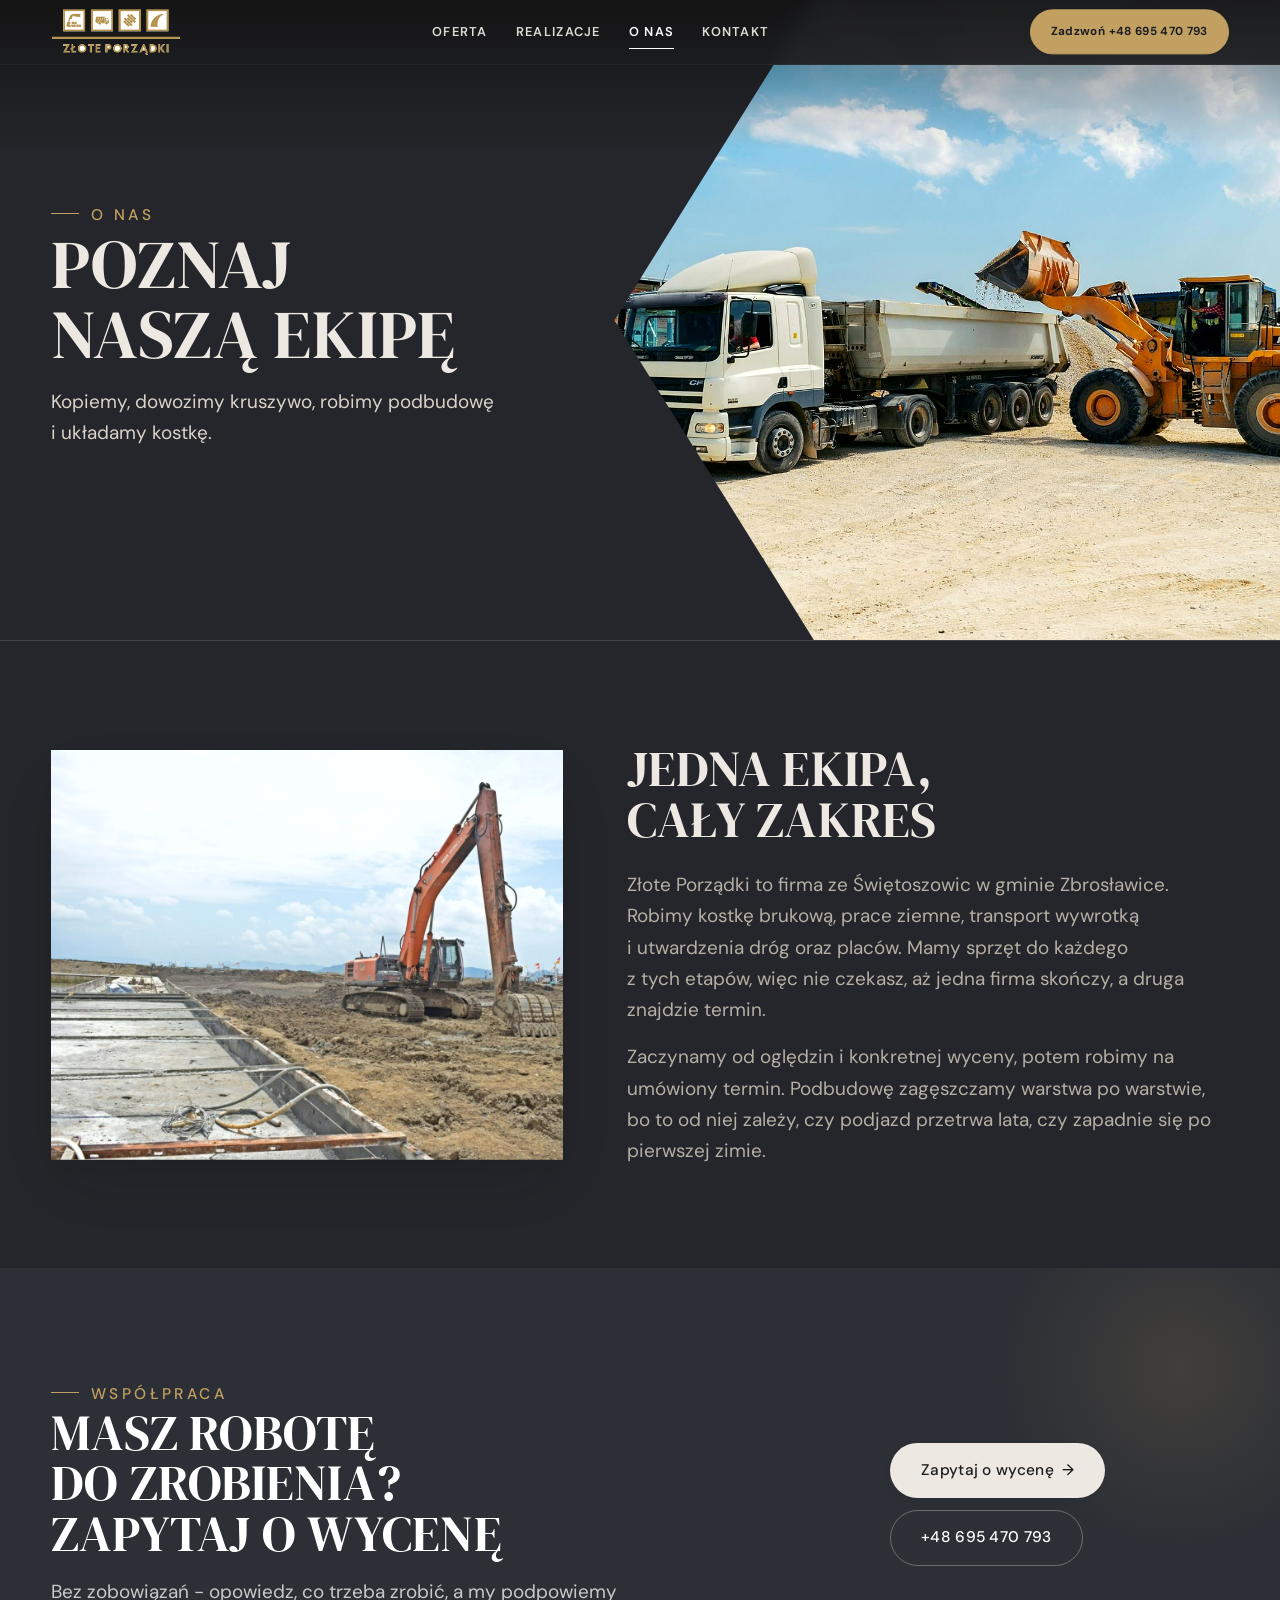
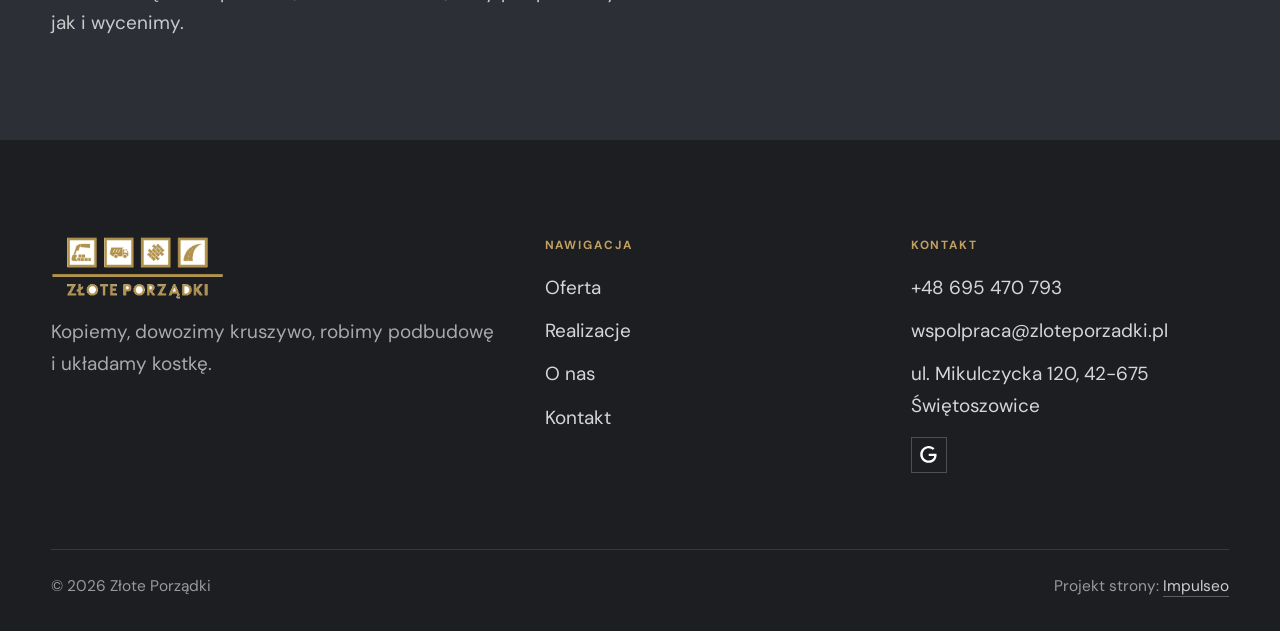
<file: o-nas.html>
<!DOCTYPE html>
<html lang="pl">
<head>
<meta charset="UTF-8">
<meta name="viewport" content="width=device-width, initial-scale=1.0">
<title>O nas - Złote Porządki</title>
<meta name="description" content="Złote Porządki - układanie kostki brukowej, prace ziemne koparką, transport wywrotką, utwardzanie dróg i placów. Świętoszowice, gmina Zbrosławice i okolice. Wycena przez telefon.">
<link rel="canonical" href="https://kris20032.github.io/zlote-porzadki/o-nas.html">
<meta name="robots" content="noindex, nofollow">
<meta property="og:type" content="website">
<meta property="og:locale" content="pl_PL">
<meta property="og:site_name" content="Złote Porządki">
<meta property="og:title" content="O nas - Złote Porządki">
<meta property="og:description" content="Złote Porządki - układanie kostki brukowej, prace ziemne koparką, transport wywrotką, utwardzanie dróg i placów. Świętoszowice, gmina Zbrosławice i okolice. Wycena przez telefon.">
<meta property="og:url" content="https://kris20032.github.io/zlote-porzadki/o-nas.html">
<meta property="og:image" content="https://kris20032.github.io/zlote-porzadki/img/og.jpg">
<meta property="og:image:width" content="1200">
<meta property="og:image:height" content="630">
<meta name="twitter:card" content="summary_large_image">
<link rel="preconnect" href="https://fonts.googleapis.com">
<link rel="preconnect" href="https://fonts.gstatic.com" crossorigin>
<link href="https://fonts.googleapis.com/css2?family=DM+Serif+Display&family=DM+Sans:opsz,wght@9..40,400;9..40,500;9..40,600&display=swap" rel="stylesheet">
<link rel="stylesheet" href="assets/styles.css?v=kw1">
</head>
<body>

<header class="nav">
  <div class="wrap nav-inner">
    <a class="brand brand-has-logo" href="index.html"><img class="brand-logo" src="img/logo.png" alt="Złote Porządki" width="477" height="177" decoding="async"></a>
    <nav class="nav-links">
      <a href="oferta.html">Oferta</a>
      <a href="realizacje.html">Realizacje</a>
      <a href="o-nas.html" class="active" aria-current="page">O nas</a>
      <a href="kontakt.html">Kontakt</a>
      <a href="tel:+48695470793" class="btn btn-accent">Zadzwoń +48 695 470 793</a>
    </nav>
    <button class="nav-toggle" aria-label="Menu"><span></span><span></span><span></span></button>
  </div>
</header>

<main>
<section class="pagehead">
  <img src="img/g5.jpg" alt="Złote Porządki - Poznaj naszą ekipę" width="1600" height="1066" decoding="async">
  <div class="wrap">
    <span class="eyebrow">O nas</span>
    <h1>Poznaj naszą ekipę</h1>
    <p>Kopiemy, dowozimy kruszywo, robimy podbudowę i układamy kostkę.</p>
  </div>
</section>
<section>
  <div class="wrap split">
    <div class="split-art reveal"><img src="img/g6.jpg" alt="Złote Porządki" width="1538" height="994" decoding="async"></div>
    <div class="split-copy reveal">
      <h2>Jedna ekipa, cały zakres</h2>
      <p class="muted">Złote Porządki to firma ze Świętoszowic w gminie Zbrosławice. Robimy kostkę brukową, prace ziemne, transport wywrotką i utwardzenia dróg oraz placów. Mamy sprzęt do każdego z tych etapów, więc nie czekasz, aż jedna firma skończy, a druga znajdzie termin.</p>
      <p class="muted">Zaczynamy od oględzin i konkretnej wyceny, potem robimy na umówiony termin. Podbudowę zagęszczamy warstwa po warstwie, bo to od niej zależy, czy podjazd przetrwa lata, czy zapadnie się po pierwszej zimie.</p>
    </div>
  </div>
</section>


<section class="cta">
  <div class="wrap">
    <div class="reveal">
      <span class="eyebrow">Współpraca</span>
      <h2>Masz robotę do zrobienia? Zapytaj o wycenę</h2>
      <p>Bez zobowiązań - opowiedz, co trzeba zrobić, a my podpowiemy jak i wycenimy.</p>
    </div>
    <div class="cta-actions reveal">
      <a href="kontakt.html" class="btn btn-light">Zapytaj o wycenę <span class="arr">→</span></a>
      <a href="tel:+48695470793" class="btn btn-ghost btn-ghost-cta">+48 695 470 793</a>
    </div>
  </div>
</section>
</main>

<footer>
  <div class="wrap">
    <div class="foot-grid">
      <div class="foot-brand">
        <img class="foot-logo" src="img/logo.png" alt="Złote Porządki" width="477" height="177" loading="lazy" decoding="async">
        <p>Kopiemy, dowozimy kruszywo, robimy podbudowę i układamy kostkę.</p>
      </div>
      <div class="foot-col">
        <h4>Nawigacja</h4>
        <a href="oferta.html">Oferta</a>
        <a href="realizacje.html">Realizacje</a>
        <a href="o-nas.html">O nas</a>
        <a href="kontakt.html">Kontakt</a>
      </div>
      <div class="foot-col">
        <h4>Kontakt</h4>
        <a href="tel:+48695470793">+48 695 470 793</a>
        <a href="mailto:wspolpraca@zloteporzadki.pl">wspolpraca@zloteporzadki.pl</a>
        <p>ul. Mikulczycka 120, 42-675 Świętoszowice</p>
      <div class="foot-soc">
        <a class="soc" href="https://maps.google.com/?cid=10104983332182469353" target="_blank" rel="noopener" aria-label="Google - Złote Porządki"><svg viewBox="0 0 24 24" aria-hidden="true" focusable="false"><path d="M12.48 10.92v3.28h7.84c-.24 1.84-.853 3.187-1.787 4.133-1.147 1.147-2.933 2.4-6.053 2.4-4.827 0-8.6-3.893-8.6-8.72s3.773-8.72 8.6-8.72c2.6 0 4.507 1.027 5.907 2.347l2.307-2.307C18.747 1.44 16.133 0 12.48 0 5.867 0 .307 5.387.307 12s5.56 12 12.173 12c3.573 0 6.267-1.173 8.373-3.36 2.16-2.16 2.84-5.213 2.84-7.667 0-.76-.053-1.467-.173-2.053H12.48z" fill="currentColor"/></svg></a>
      </div>
      </div>
    </div>
    <div class="foot-bot">
      <span>© 2026 Złote Porządki</span>
      <span>Projekt strony: <a class="foot-credit" href="https://impulseo.pl" target="_blank" rel="noopener">Impulseo</a></span>
    </div>
  </div>
</footer>
<div class="sticky-call"><a class="sc-call" href="tel:+48695470793"><svg class="ico-tel" width="16" height="16" viewBox="0 0 24 24" fill="none" aria-hidden="true"><path d="M6.6 10.8a15.5 15.5 0 0 0 6.6 6.6l2.2-2.2a1 1 0 0 1 1-.24 11.4 11.4 0 0 0 3.6.58 1 1 0 0 1 1 1V20a1 1 0 0 1-1 1A17 17 0 0 1 3 4a1 1 0 0 1 1-1h3.5a1 1 0 0 1 1 1c0 1.25.2 2.46.58 3.6a1 1 0 0 1-.25 1l-2.23 2.2Z" fill="currentColor"/></svg> Zadzwoń</a><a class="sc-quote" href="kontakt.html">Zapytaj o wycenę</a></div>
<div class="demo-wazne" data-do="2026-10-25" data-cykl="3" hidden><svg class="dw-ico" width="13" height="13" viewBox="0 0 24 24" fill="none" aria-hidden="true"><circle cx="12" cy="12" r="8.6" stroke="currentColor" stroke-width="1.8"/><path d="M12 7.2V12l3.3 2" stroke="currentColor" stroke-width="1.8" stroke-linecap="round"/></svg><span class="dw-txt"></span></div>

<script src="assets/main.js"></script>
</body>
</html>
</file>
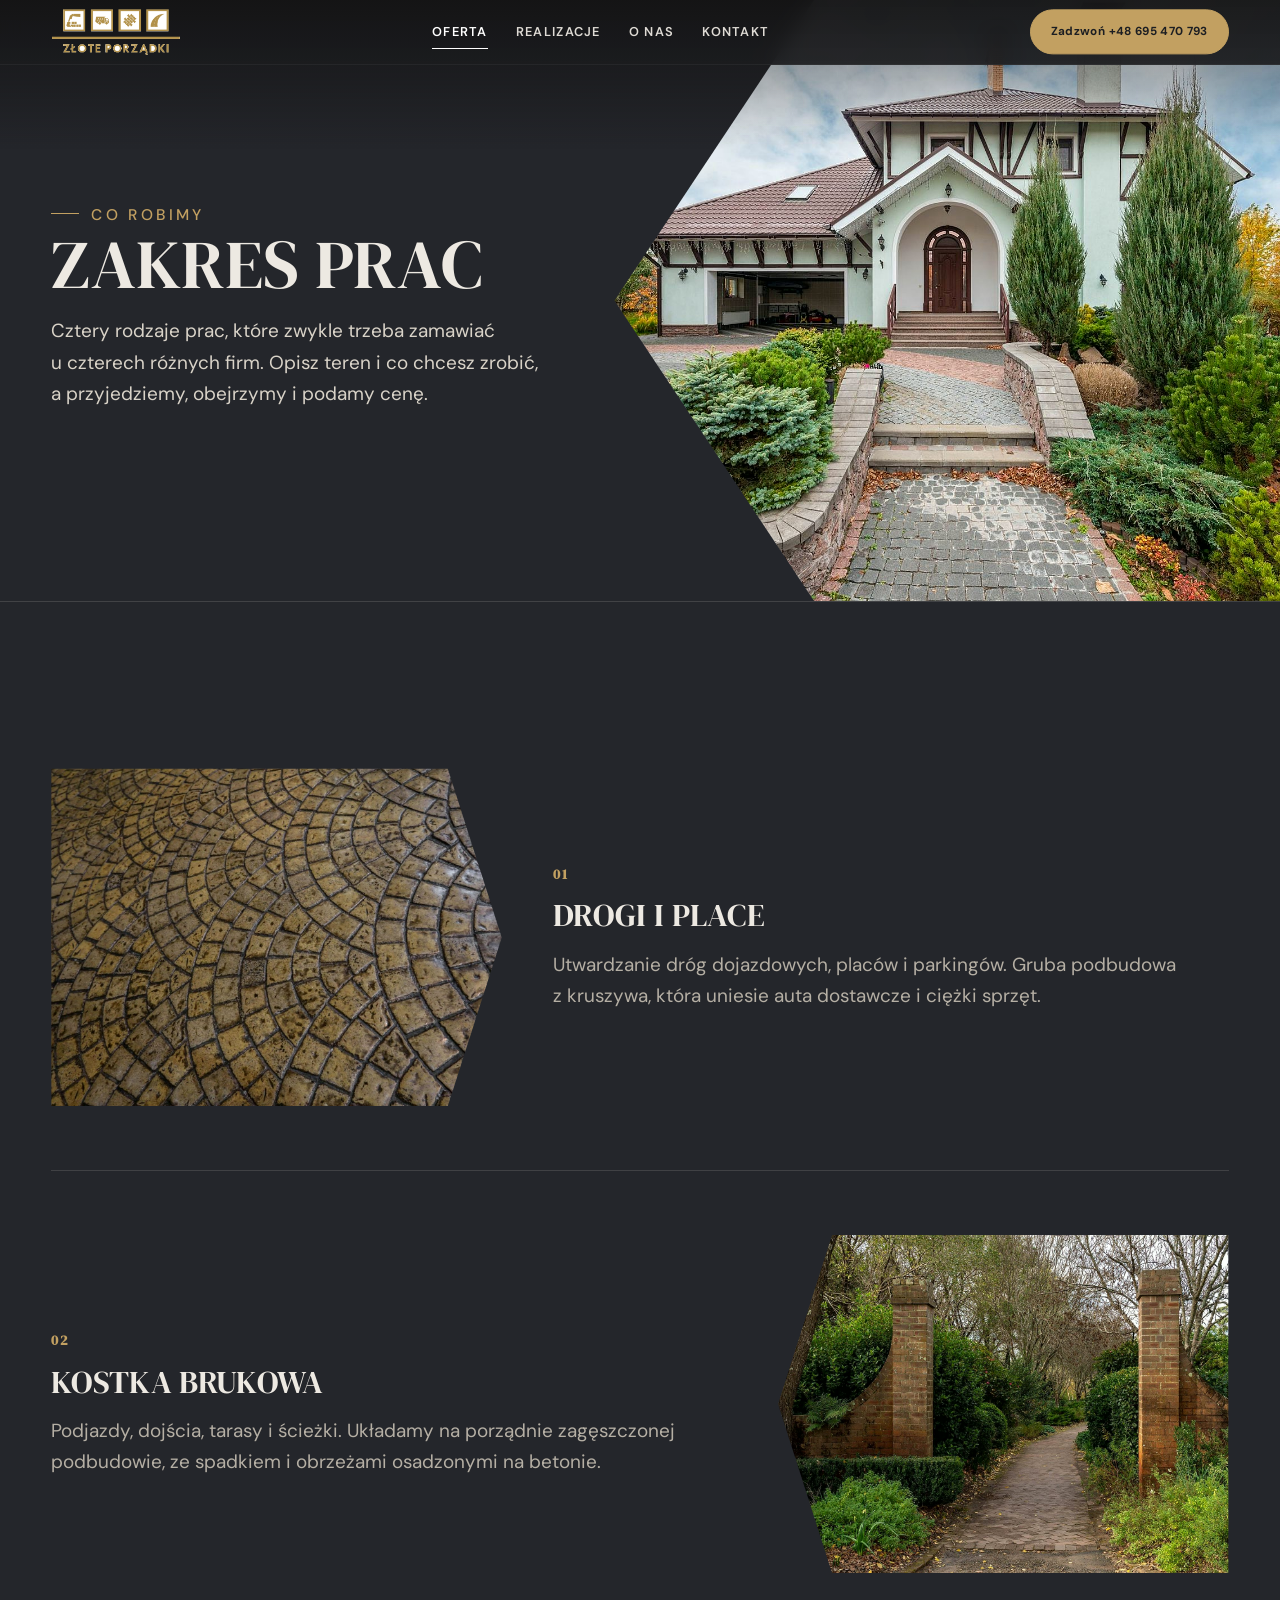
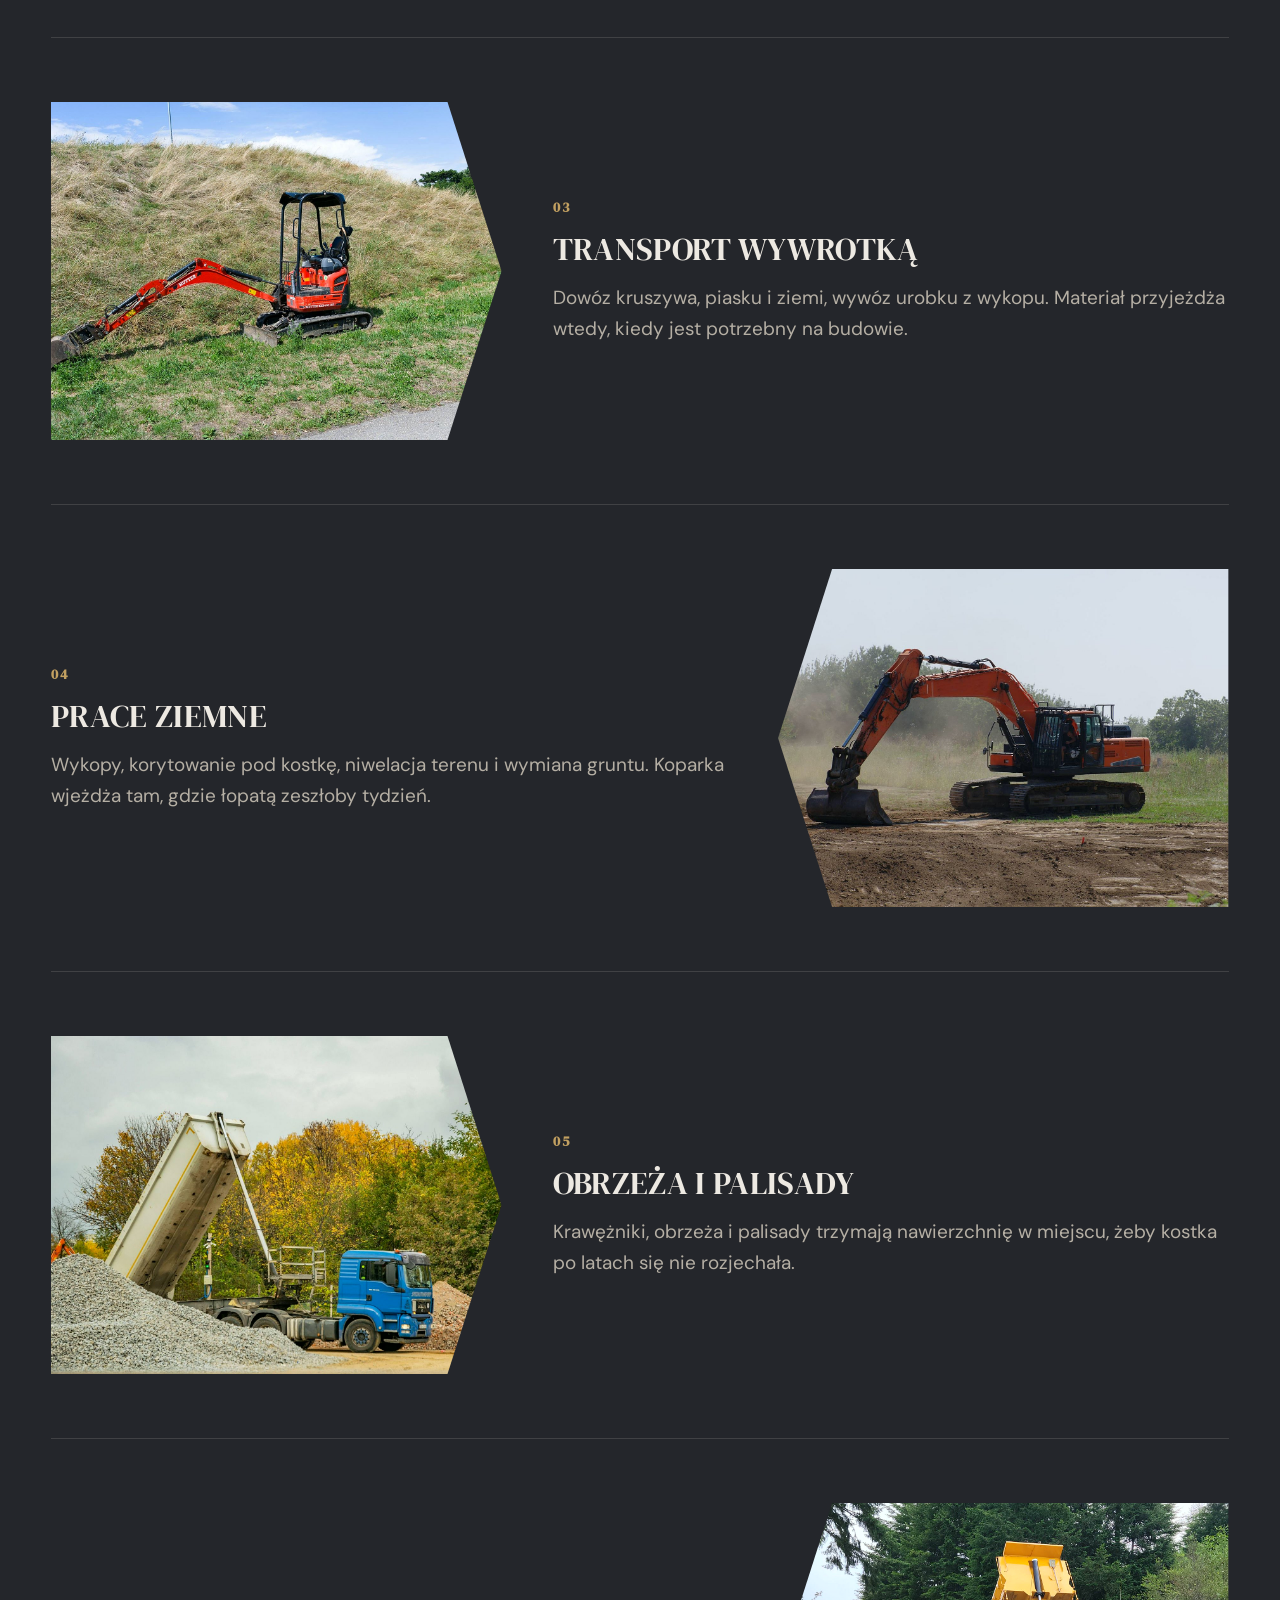
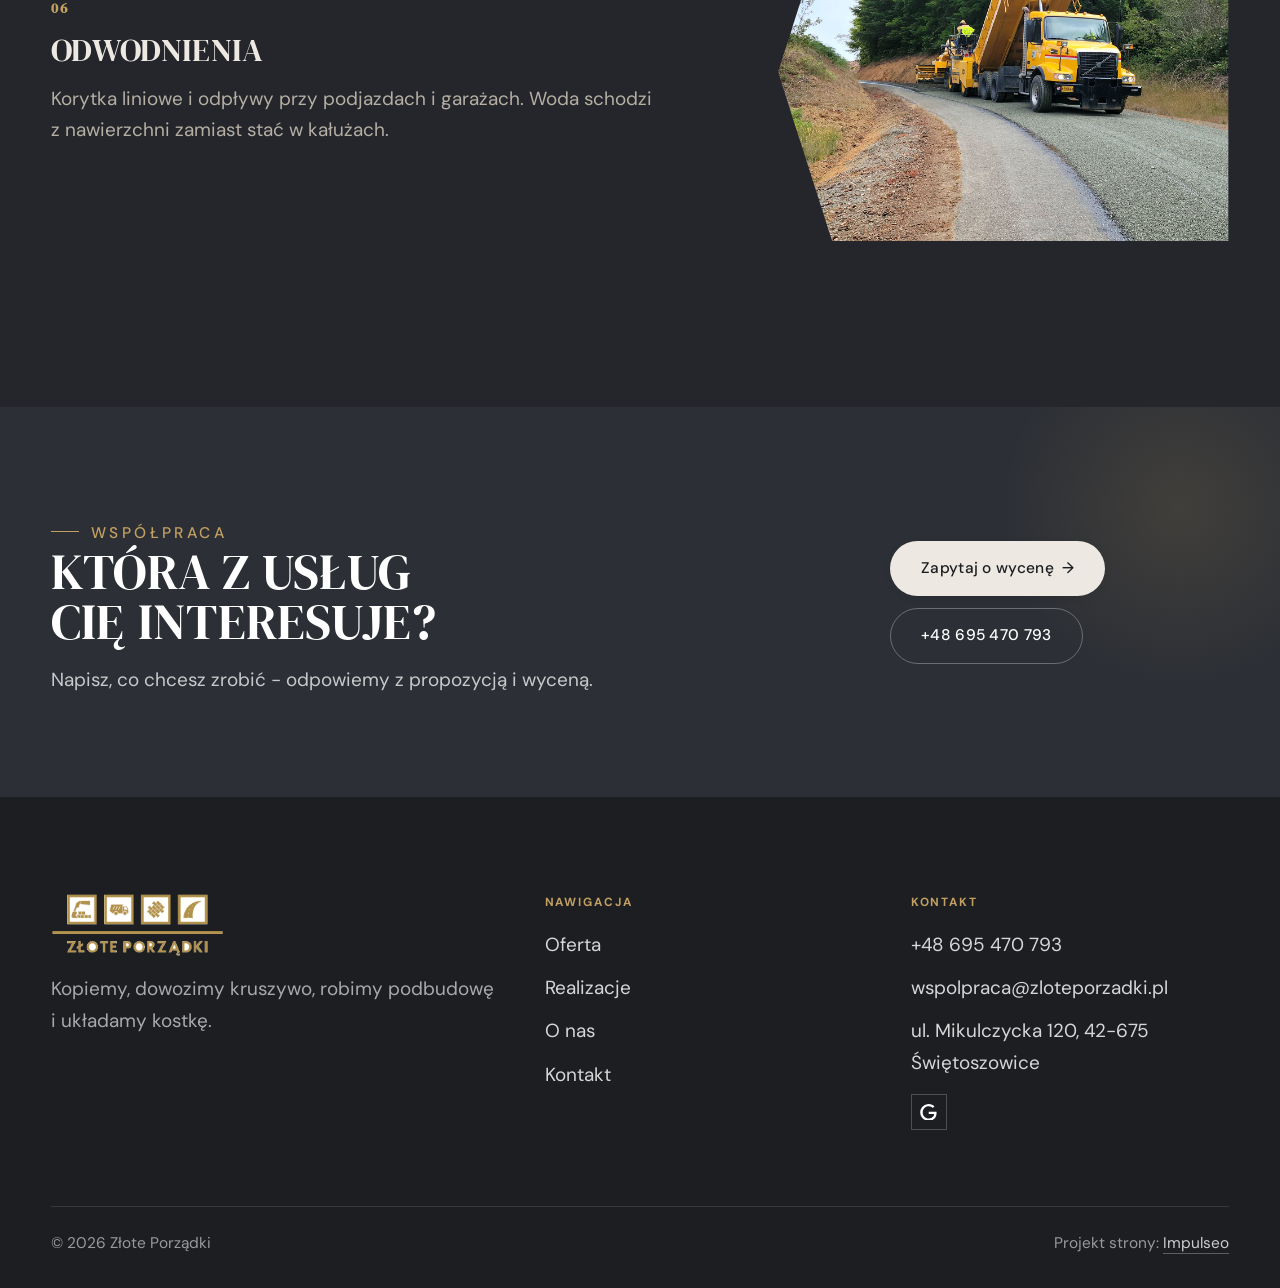
<file: oferta.html>
<!DOCTYPE html>
<html lang="pl">
<head>
<meta charset="UTF-8">
<meta name="viewport" content="width=device-width, initial-scale=1.0">
<title>Oferta - Złote Porządki</title>
<meta name="description" content="Złote Porządki - układanie kostki brukowej, prace ziemne koparką, transport wywrotką, utwardzanie dróg i placów. Świętoszowice, gmina Zbrosławice i okolice. Wycena przez telefon.">
<link rel="canonical" href="https://kris20032.github.io/zlote-porzadki/oferta.html">
<meta name="robots" content="noindex, nofollow">
<meta property="og:type" content="website">
<meta property="og:locale" content="pl_PL">
<meta property="og:site_name" content="Złote Porządki">
<meta property="og:title" content="Oferta - Złote Porządki">
<meta property="og:description" content="Złote Porządki - układanie kostki brukowej, prace ziemne koparką, transport wywrotką, utwardzanie dróg i placów. Świętoszowice, gmina Zbrosławice i okolice. Wycena przez telefon.">
<meta property="og:url" content="https://kris20032.github.io/zlote-porzadki/oferta.html">
<meta property="og:image" content="https://kris20032.github.io/zlote-porzadki/img/og.jpg">
<meta property="og:image:width" content="1200">
<meta property="og:image:height" content="630">
<meta name="twitter:card" content="summary_large_image">
<link rel="preconnect" href="https://fonts.googleapis.com">
<link rel="preconnect" href="https://fonts.gstatic.com" crossorigin>
<link href="https://fonts.googleapis.com/css2?family=DM+Serif+Display&family=DM+Sans:opsz,wght@9..40,400;9..40,500;9..40,600&display=swap" rel="stylesheet">
<link rel="stylesheet" href="assets/styles.css?v=kw1">
</head>
<body>

<header class="nav">
  <div class="wrap nav-inner">
    <a class="brand brand-has-logo" href="index.html"><img class="brand-logo" src="img/logo.png" alt="Złote Porządki" width="477" height="177" decoding="async"></a>
    <nav class="nav-links">
      <a href="oferta.html" class="active" aria-current="page">Oferta</a>
      <a href="realizacje.html">Realizacje</a>
      <a href="o-nas.html">O nas</a>
      <a href="kontakt.html">Kontakt</a>
      <a href="tel:+48695470793" class="btn btn-accent">Zadzwoń +48 695 470 793</a>
    </nav>
    <button class="nav-toggle" aria-label="Menu"><span></span><span></span><span></span></button>
  </div>
</header>

<main>
<section class="pagehead">
  <img src="img/g4.jpg" alt="Złote Porządki - Zakres prac" width="1600" height="1068" decoding="async">
  <div class="wrap">
    <span class="eyebrow">Co robimy</span>
    <h1>Zakres prac</h1>
    <p>Cztery rodzaje prac, które zwykle trzeba zamawiać u czterech różnych firm. Opisz teren i co chcesz zrobić, a przyjedziemy, obejrzymy i podamy cenę.</p>
  </div>
</section>
<section>
  <div class="wrap">
    <div class="svc-row reveal">
      <div class="svc-row-art"><img src="img/g13.jpg" alt="Drogi i place" width="1520" height="978" decoding="async"></div>
      <div>
        <span class="num">01</span>
        <h3>Drogi i place</h3>
        <p class="muted">Utwardzanie dróg dojazdowych, placów i parkingów. Gruba podbudowa z kruszywa, która uniesie auta dostawcze i ciężki sprzęt.</p>
      </div>
    </div>
    <div class="svc-row rev reveal">
      <div class="svc-row-art"><img src="img/g14.jpg" alt="Kostka brukowa" width="1600" height="1066" decoding="async"></div>
      <div>
        <span class="num">02</span>
        <h3>Kostka brukowa</h3>
        <p class="muted">Podjazdy, dojścia, tarasy i ścieżki. Układamy na porządnie zagęszczonej podbudowie, ze spadkiem i obrzeżami osadzonymi na betonie.</p>
      </div>
    </div>
    <div class="svc-row reveal">
      <div class="svc-row-art"><img src="img/about.jpg" alt="Transport wywrotką" width="1600" height="1066" decoding="async"></div>
      <div>
        <span class="num">03</span>
        <h3>Transport wywrotką</h3>
        <p class="muted">Dowóz kruszywa, piasku i ziemi, wywóz urobku z wykopu. Materiał przyjeżdża wtedy, kiedy jest potrzebny na budowie.</p>
      </div>
    </div>
    <div class="svc-row rev reveal">
      <div class="svc-row-art"><img src="img/g1.jpg" alt="Prace ziemne" loading="lazy" width="1600" height="1067" decoding="async"></div>
      <div>
        <span class="num">04</span>
        <h3>Prace ziemne</h3>
        <p class="muted">Wykopy, korytowanie pod kostkę, niwelacja terenu i wymiana gruntu. Koparka wjeżdża tam, gdzie łopatą zeszłoby tydzień.</p>
      </div>
    </div>
    <div class="svc-row reveal">
      <div class="svc-row-art"><img src="img/g2.jpg" alt="Obrzeża i palisady" loading="lazy" width="1600" height="1066" decoding="async"></div>
      <div>
        <span class="num">05</span>
        <h3>Obrzeża i palisady</h3>
        <p class="muted">Krawężniki, obrzeża i palisady trzymają nawierzchnię w miejscu, żeby kostka po latach się nie rozjechała.</p>
      </div>
    </div>
    <div class="svc-row rev reveal">
      <div class="svc-row-art"><img src="img/g3.jpg" alt="Odwodnienia" loading="lazy" width="1600" height="1200" decoding="async"></div>
      <div>
        <span class="num">06</span>
        <h3>Odwodnienia</h3>
        <p class="muted">Korytka liniowe i odpływy przy podjazdach i garażach. Woda schodzi z nawierzchni zamiast stać w kałużach.</p>
      </div>
    </div>
  </div>
</section>

<section class="cta">
  <div class="wrap">
    <div class="reveal">
      <span class="eyebrow">Współpraca</span>
      <h2>Która z usług Cię interesuje?</h2>
      <p>Napisz, co chcesz zrobić - odpowiemy z propozycją i wyceną.</p>
    </div>
    <div class="cta-actions reveal">
      <a href="kontakt.html" class="btn btn-light">Zapytaj o wycenę <span class="arr">→</span></a>
      <a href="tel:+48695470793" class="btn btn-ghost btn-ghost-cta">+48 695 470 793</a>
    </div>
  </div>
</section>
</main>

<footer>
  <div class="wrap">
    <div class="foot-grid">
      <div class="foot-brand">
        <img class="foot-logo" src="img/logo.png" alt="Złote Porządki" width="477" height="177" loading="lazy" decoding="async">
        <p>Kopiemy, dowozimy kruszywo, robimy podbudowę i układamy kostkę.</p>
      </div>
      <div class="foot-col">
        <h4>Nawigacja</h4>
        <a href="oferta.html">Oferta</a>
        <a href="realizacje.html">Realizacje</a>
        <a href="o-nas.html">O nas</a>
        <a href="kontakt.html">Kontakt</a>
      </div>
      <div class="foot-col">
        <h4>Kontakt</h4>
        <a href="tel:+48695470793">+48 695 470 793</a>
        <a href="mailto:wspolpraca@zloteporzadki.pl">wspolpraca@zloteporzadki.pl</a>
        <p>ul. Mikulczycka 120, 42-675 Świętoszowice</p>
      <div class="foot-soc">
        <a class="soc" href="https://maps.google.com/?cid=10104983332182469353" target="_blank" rel="noopener" aria-label="Google - Złote Porządki"><svg viewBox="0 0 24 24" aria-hidden="true" focusable="false"><path d="M12.48 10.92v3.28h7.84c-.24 1.84-.853 3.187-1.787 4.133-1.147 1.147-2.933 2.4-6.053 2.4-4.827 0-8.6-3.893-8.6-8.72s3.773-8.72 8.6-8.72c2.6 0 4.507 1.027 5.907 2.347l2.307-2.307C18.747 1.44 16.133 0 12.48 0 5.867 0 .307 5.387.307 12s5.56 12 12.173 12c3.573 0 6.267-1.173 8.373-3.36 2.16-2.16 2.84-5.213 2.84-7.667 0-.76-.053-1.467-.173-2.053H12.48z" fill="currentColor"/></svg></a>
      </div>
      </div>
    </div>
    <div class="foot-bot">
      <span>© 2026 Złote Porządki</span>
      <span>Projekt strony: <a class="foot-credit" href="https://impulseo.pl" target="_blank" rel="noopener">Impulseo</a></span>
    </div>
  </div>
</footer>
<div class="sticky-call"><a class="sc-call" href="tel:+48695470793"><svg class="ico-tel" width="16" height="16" viewBox="0 0 24 24" fill="none" aria-hidden="true"><path d="M6.6 10.8a15.5 15.5 0 0 0 6.6 6.6l2.2-2.2a1 1 0 0 1 1-.24 11.4 11.4 0 0 0 3.6.58 1 1 0 0 1 1 1V20a1 1 0 0 1-1 1A17 17 0 0 1 3 4a1 1 0 0 1 1-1h3.5a1 1 0 0 1 1 1c0 1.25.2 2.46.58 3.6a1 1 0 0 1-.25 1l-2.23 2.2Z" fill="currentColor"/></svg> Zadzwoń</a><a class="sc-quote" href="kontakt.html">Zapytaj o wycenę</a></div>
<div class="demo-wazne" data-do="2026-10-25" data-cykl="3" hidden><svg class="dw-ico" width="13" height="13" viewBox="0 0 24 24" fill="none" aria-hidden="true"><circle cx="12" cy="12" r="8.6" stroke="currentColor" stroke-width="1.8"/><path d="M12 7.2V12l3.3 2" stroke="currentColor" stroke-width="1.8" stroke-linecap="round"/></svg><span class="dw-txt"></span></div>

<script src="assets/main.js"></script>
</body>
</html>
</file>
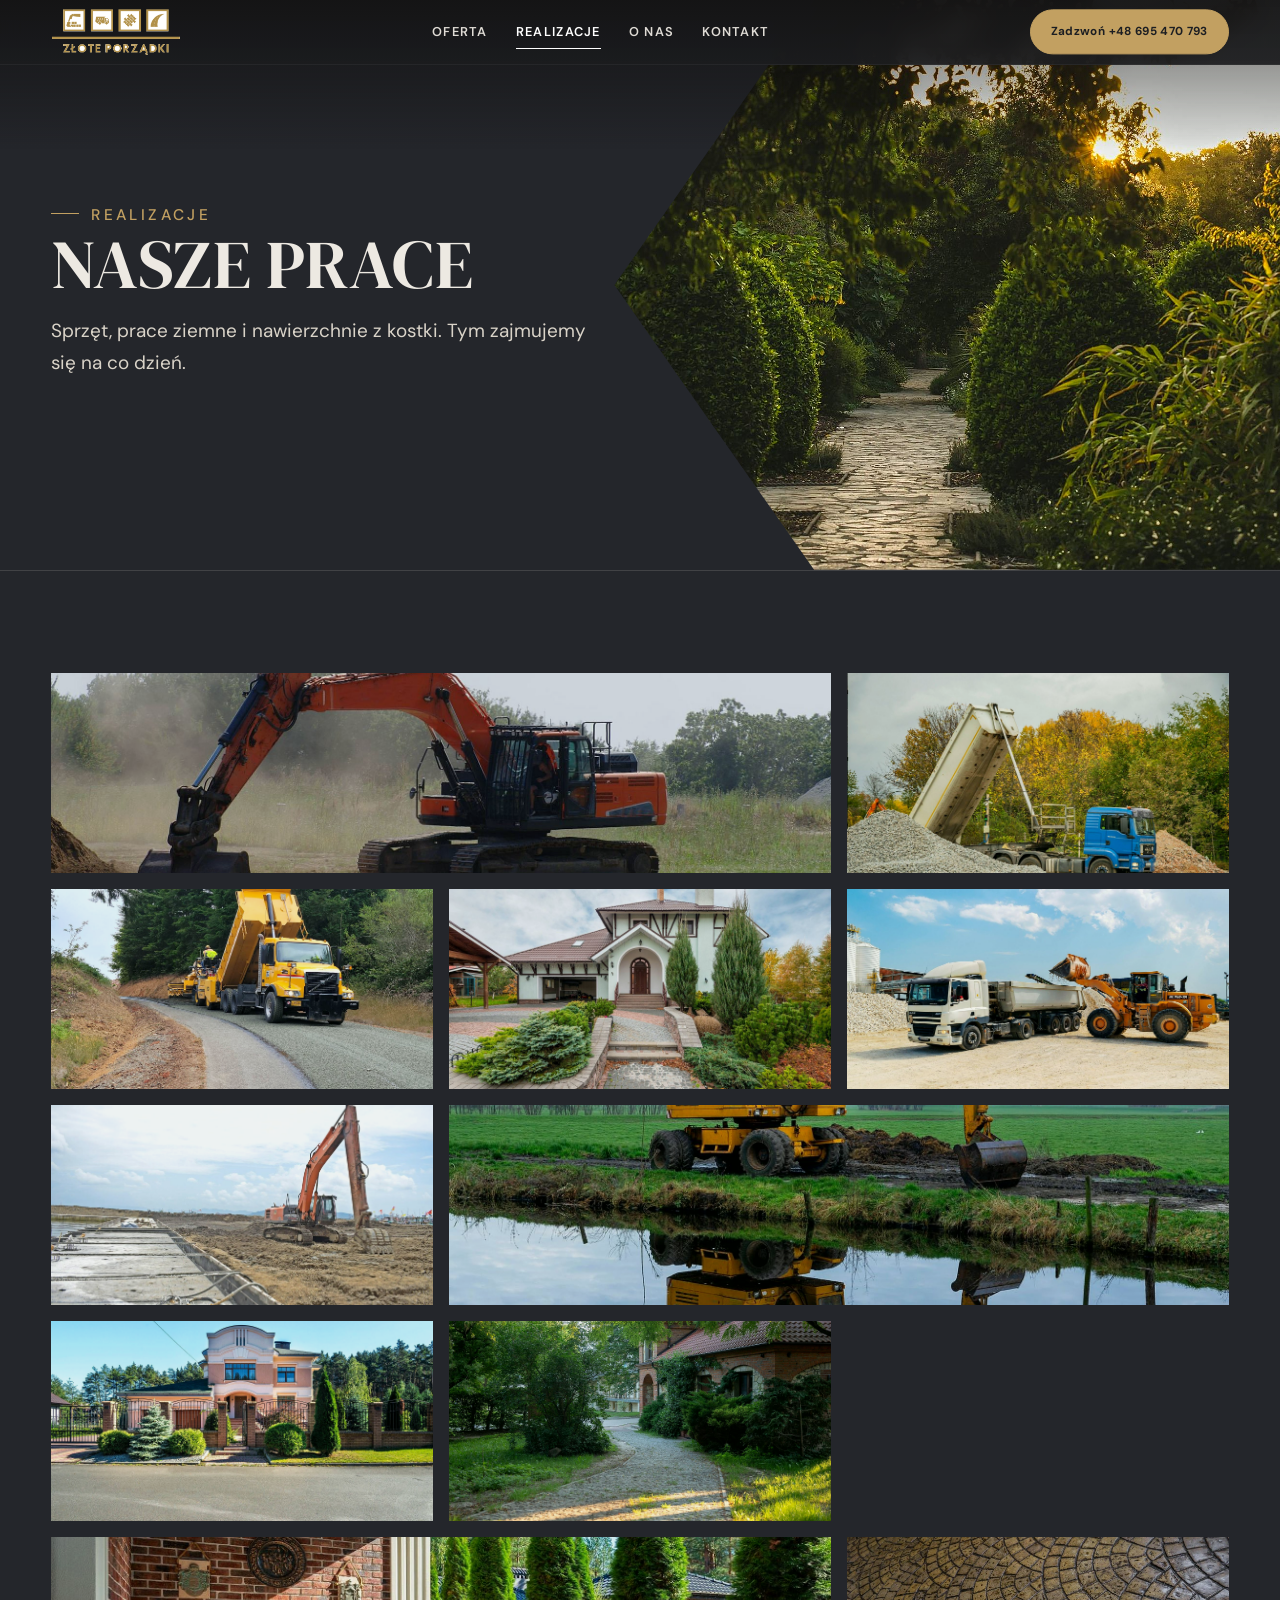
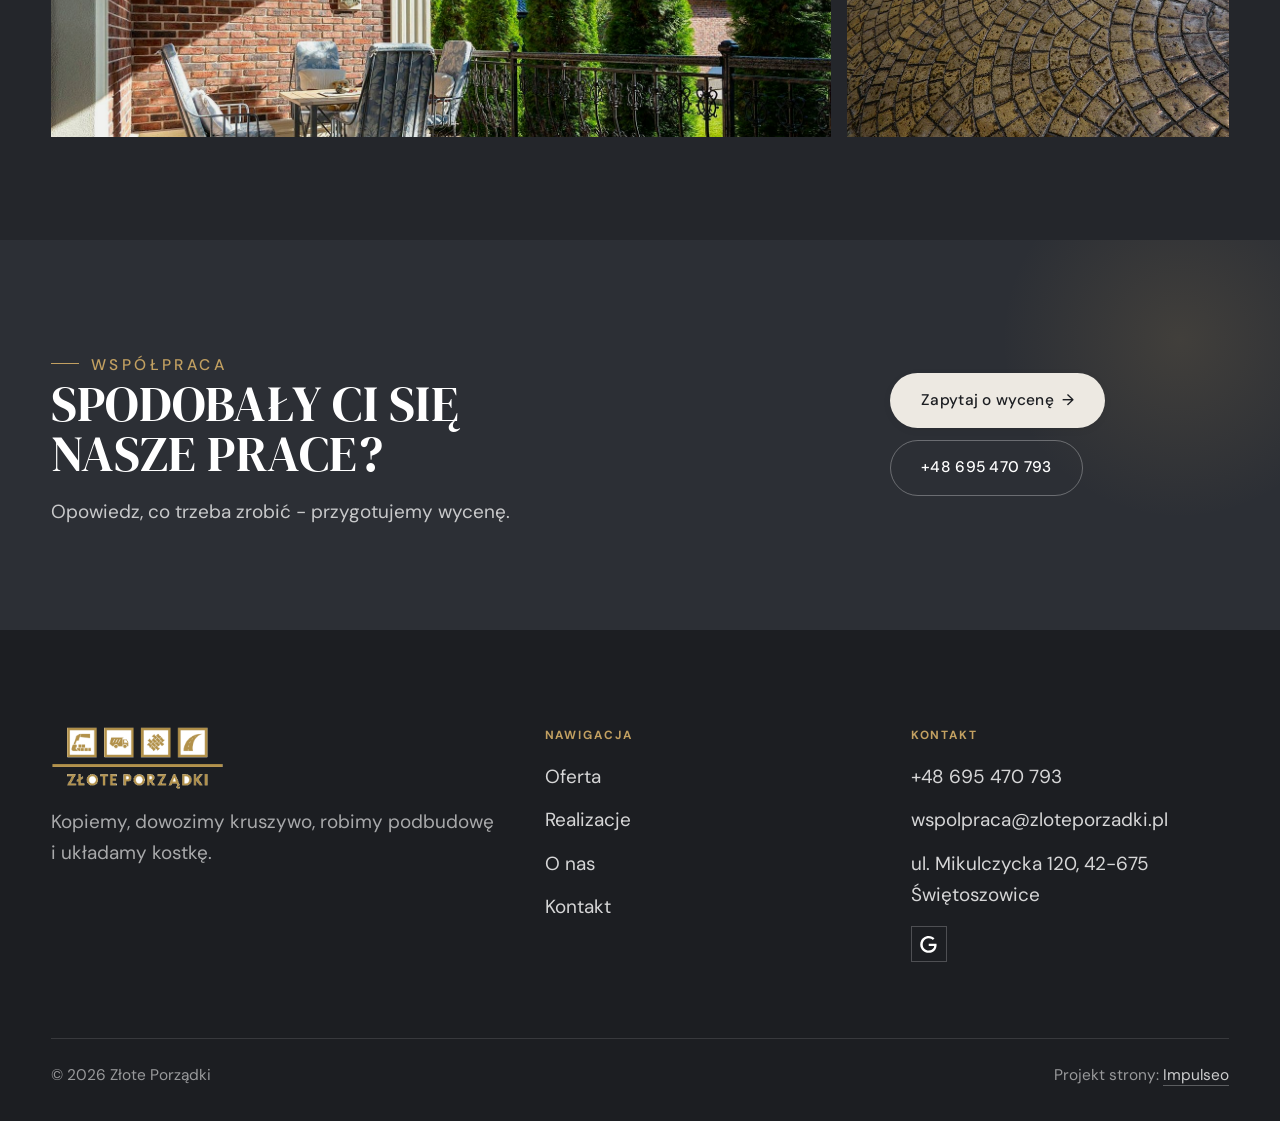
<file: realizacje.html>
<!DOCTYPE html>
<html lang="pl">
<head>
<meta charset="UTF-8">
<meta name="viewport" content="width=device-width, initial-scale=1.0">
<title>Realizacje - Złote Porządki</title>
<meta name="description" content="Realizacje Złote Porządki: Mini koparka na skarpie, Wykop pod nawierzchnię, Dowóz kruszywa, Droga dojazdowa, Dojście do domu">
<link rel="canonical" href="https://kris20032.github.io/zlote-porzadki/realizacje.html">
<meta name="robots" content="noindex, nofollow">
<meta property="og:type" content="website">
<meta property="og:locale" content="pl_PL">
<meta property="og:site_name" content="Złote Porządki">
<meta property="og:title" content="Realizacje - Złote Porządki">
<meta property="og:description" content="Realizacje Złote Porządki: Mini koparka na skarpie, Wykop pod nawierzchnię, Dowóz kruszywa, Droga dojazdowa, Dojście do domu">
<meta property="og:url" content="https://kris20032.github.io/zlote-porzadki/realizacje.html">
<meta property="og:image" content="https://kris20032.github.io/zlote-porzadki/img/og.jpg">
<meta property="og:image:width" content="1200">
<meta property="og:image:height" content="630">
<meta name="twitter:card" content="summary_large_image">
<link rel="preconnect" href="https://fonts.googleapis.com">
<link rel="preconnect" href="https://fonts.gstatic.com" crossorigin>
<link href="https://fonts.googleapis.com/css2?family=DM+Serif+Display&family=DM+Sans:opsz,wght@9..40,400;9..40,500;9..40,600&display=swap" rel="stylesheet">
<link rel="stylesheet" href="assets/styles.css?v=kw1">
</head>
<body>

<header class="nav">
  <div class="wrap nav-inner">
    <a class="brand brand-has-logo" href="index.html"><img class="brand-logo" src="img/logo.png" alt="Złote Porządki" width="477" height="177" decoding="async"></a>
    <nav class="nav-links">
      <a href="oferta.html">Oferta</a>
      <a href="realizacje.html" class="active" aria-current="page">Realizacje</a>
      <a href="o-nas.html">O nas</a>
      <a href="kontakt.html">Kontakt</a>
      <a href="tel:+48695470793" class="btn btn-accent">Zadzwoń +48 695 470 793</a>
    </nav>
    <button class="nav-toggle" aria-label="Menu"><span></span><span></span><span></span></button>
  </div>
</header>

<main>
<section class="pagehead">
  <img src="img/g12.jpg" alt="Złote Porządki - Nasze prace" width="1600" height="1066" decoding="async">
  <div class="wrap">
    <span class="eyebrow">Realizacje</span>
    <h1>Nasze prace</h1>
    <p>Sprzęt, prace ziemne i nawierzchnie z kostki. Tym zajmujemy się na co dzień.</p>
  </div>
</section>
<section>
  <div class="wrap">
    <div class="gallery">
      <div class="tile t-two3 reveal"><img src="img/g1.jpg" alt="Złote Porządki" width="1600" height="1067" decoding="async"></div>
      <div class="tile t-third reveal"><img src="img/g2.jpg" alt="Złote Porządki" width="1600" height="1066" decoding="async"></div>
      <div class="tile t-third reveal"><img src="img/g3.jpg" alt="Złote Porządki" width="1600" height="1200" decoding="async"></div>
      <div class="tile t-third reveal"><img src="img/g4.jpg" alt="Złote Porządki" width="1600" height="1068" decoding="async"></div>
      <div class="tile t-third reveal"><img src="img/g5.jpg" alt="Złote Porządki" width="1600" height="1066" decoding="async"></div>
      <div class="tile t-third reveal"><img src="img/g6.jpg" alt="Złote Porządki" width="1538" height="994" decoding="async"></div>
      <div class="tile t-two3 reveal"><img src="img/g7.jpg" alt="Złote Porządki" loading="lazy" width="1600" height="1066" decoding="async"></div>
      <div class="tile t-third reveal"><img src="img/g8.jpg" alt="Złote Porządki" loading="lazy" width="1600" height="1068" decoding="async"></div>
      <div class="tile t-third reveal"><img src="img/g9.jpg" alt="Złote Porządki" loading="lazy" width="1880" height="1294" decoding="async"></div>
      <div class="tile t-third reveal"><img src="img/g10.jpg" alt="Złote Porządki" loading="lazy" width="1600" height="1066" decoding="async"></div>
      <div class="tile t-two3 reveal"><img src="img/g11.jpg" alt="Złote Porządki" loading="lazy" width="1600" height="1068" decoding="async"></div>
      <div class="tile t-third reveal"><img src="img/g13.jpg" alt="Złote Porządki" loading="lazy" width="1520" height="978" decoding="async"></div>
    </div>
  </div>
</section>
<section class="cta">
  <div class="wrap">
    <div class="reveal">
      <span class="eyebrow">Współpraca</span>
      <h2>Spodobały Ci się nasze prace?</h2>
      <p>Opowiedz, co trzeba zrobić - przygotujemy wycenę.</p>
    </div>
    <div class="cta-actions reveal">
      <a href="kontakt.html" class="btn btn-light">Zapytaj o wycenę <span class="arr">→</span></a>
      <a href="tel:+48695470793" class="btn btn-ghost btn-ghost-cta">+48 695 470 793</a>
    </div>
  </div>
</section>
</main>

<footer>
  <div class="wrap">
    <div class="foot-grid">
      <div class="foot-brand">
        <img class="foot-logo" src="img/logo.png" alt="Złote Porządki" width="477" height="177" loading="lazy" decoding="async">
        <p>Kopiemy, dowozimy kruszywo, robimy podbudowę i układamy kostkę.</p>
      </div>
      <div class="foot-col">
        <h4>Nawigacja</h4>
        <a href="oferta.html">Oferta</a>
        <a href="realizacje.html">Realizacje</a>
        <a href="o-nas.html">O nas</a>
        <a href="kontakt.html">Kontakt</a>
      </div>
      <div class="foot-col">
        <h4>Kontakt</h4>
        <a href="tel:+48695470793">+48 695 470 793</a>
        <a href="mailto:wspolpraca@zloteporzadki.pl">wspolpraca@zloteporzadki.pl</a>
        <p>ul. Mikulczycka 120, 42-675 Świętoszowice</p>
      <div class="foot-soc">
        <a class="soc" href="https://maps.google.com/?cid=10104983332182469353" target="_blank" rel="noopener" aria-label="Google - Złote Porządki"><svg viewBox="0 0 24 24" aria-hidden="true" focusable="false"><path d="M12.48 10.92v3.28h7.84c-.24 1.84-.853 3.187-1.787 4.133-1.147 1.147-2.933 2.4-6.053 2.4-4.827 0-8.6-3.893-8.6-8.72s3.773-8.72 8.6-8.72c2.6 0 4.507 1.027 5.907 2.347l2.307-2.307C18.747 1.44 16.133 0 12.48 0 5.867 0 .307 5.387.307 12s5.56 12 12.173 12c3.573 0 6.267-1.173 8.373-3.36 2.16-2.16 2.84-5.213 2.84-7.667 0-.76-.053-1.467-.173-2.053H12.48z" fill="currentColor"/></svg></a>
      </div>
      </div>
    </div>
    <div class="foot-bot">
      <span>© 2026 Złote Porządki</span>
      <span>Projekt strony: <a class="foot-credit" href="https://impulseo.pl" target="_blank" rel="noopener">Impulseo</a></span>
    </div>
  </div>
</footer>
<div class="sticky-call"><a class="sc-call" href="tel:+48695470793"><svg class="ico-tel" width="16" height="16" viewBox="0 0 24 24" fill="none" aria-hidden="true"><path d="M6.6 10.8a15.5 15.5 0 0 0 6.6 6.6l2.2-2.2a1 1 0 0 1 1-.24 11.4 11.4 0 0 0 3.6.58 1 1 0 0 1 1 1V20a1 1 0 0 1-1 1A17 17 0 0 1 3 4a1 1 0 0 1 1-1h3.5a1 1 0 0 1 1 1c0 1.25.2 2.46.58 3.6a1 1 0 0 1-.25 1l-2.23 2.2Z" fill="currentColor"/></svg> Zadzwoń</a><a class="sc-quote" href="kontakt.html">Zapytaj o wycenę</a></div>
<div class="demo-wazne" data-do="2026-10-25" data-cykl="3" hidden><svg class="dw-ico" width="13" height="13" viewBox="0 0 24 24" fill="none" aria-hidden="true"><circle cx="12" cy="12" r="8.6" stroke="currentColor" stroke-width="1.8"/><path d="M12 7.2V12l3.3 2" stroke="currentColor" stroke-width="1.8" stroke-linecap="round"/></svg><span class="dw-txt"></span></div>

<script src="assets/main.js"></script>
</body>
</html>
</file>
<file: assets/styles.css>
/* ============================================================
   STOLBASZ — premium, architektoniczny B2B fit-out
   Jasna paleta, zero brązu. System wg premium-web-craft.
   Projekt strony: Impulseo (impulseo.pl)
   ============================================================ */

:root{
  /* PALETA — jasna, architektoniczna, chłodna */
  --paper:#F4F6F8;          /* główne tło */
  --paper-2:#E7EBEF;        /* sekcje alternatywne (chłodny jasny szary) */
  --paper-3:#E7EBEF;        /* delikatne wypełnienia */
  --ink:#15212E;            /* tekst główny — chłodny grafit */
  --ink-soft:#243443;       /* nagłówki drugorzędne */
  --muted:#6B7785;          /* tekst poboczny */
  --line:rgba(21,33,46,.12);/* hairline */
  --accent:#E8A317;         /* stonowany petrol-slate — jedyny akcent */
  --accent-d:#C9870C;
  --accent-soft:rgba(232,163,23,.10);
  --dark:#15212E;           /* sekcje ciemne (stopka/CTA) */

  /* HOVER ZDJĘĆ — JEDEN standard dla całego silnika (decyzja K. 04.08.2026, artefakt z wariantami).
     AKTUALNE (K.+Szymon 09.08.2026, wybór z artefaktu 6 wariantów): zoom 1.05 przy 1.4s -
     przy tak długim czasie mocniejszy kadr NIE skacze, tylko „oddycha". Poprzedni standard
     (1.02 / .55s z 04.08) odbierany jako dynamiczny i szybki.
     Spoczynek lekko przygaszony, ale TYLKO tam, gdzie jest mysz (@media hover:hover) —
     na telefonie zdjęcia zostają w pełnej jasności. */
  --img-zoom:1.05;                   /* K.+Szymon 09.08: wariant F z artefaktu porównawczego */
  --img-rest:brightness(.95) saturate(.99);
  --img-hot:brightness(1.06) saturate(1.05);
  --img-dur:1.4s;                    /* K.+Szymon 09.08 (wariant F): powoli = elegancko */
  --img-ease:cubic-bezier(.16,.84,.44,1);  /* miękki ogon, efekt „oddychania" */

  /* ODSTĘPY — skala 4/8 */
  --space-1:4px; --space-2:8px; --space-3:12px; --space-4:16px; --space-5:24px;
  --space-6:32px; --space-7:48px; --space-8:64px; --space-9:96px; --space-10:128px;

  /* TYPOGRAFIA — fluid clamp() (skala podbita 16.07.2026: większe, czytelniejsze litery — uwaga Adama) */
  --text-sm:clamp(.9rem,.87rem + .12vw,1rem);
  --text-base:clamp(1.08rem,1.04rem + .18vw,1.2rem);
  --text-lg:clamp(1.24rem,1.15rem + .34vw,1.44rem);
  --text-h3:clamp(1.34rem,1.22rem + .55vw,1.66rem);
  --text-h2:clamp(2.1rem,1.66rem + 2.1vw,3.1rem);
  --text-h1:clamp(2.9rem,2.1rem + 4vw,5.1rem);

  /* PROMIENIE — architektoniczne, raczej ostre */
  --r-sm:3px; --r-md:6px; --r-lg:10px;

  /* RUCH */
  --ease:cubic-bezier(.25,.46,.45,.94); --dur:.24s;

  /* CIENIE — miękkie, warstwowe */
  --sh-sm:0 1px 2px rgba(16,24,32,.04), 0 2px 8px rgba(16,24,32,.05);
  --sh-md:0 2px 6px rgba(16,24,32,.05), 0 12px 28px -8px rgba(16,24,32,.12);
  --sh-lg:0 6px 14px rgba(16,24,32,.07), 0 26px 56px -18px rgba(16,24,32,.22);

  --hairline:1px solid var(--line);

  --font-display:'Space Grotesk','Inter',sans-serif;
  --font-body:'DM Sans','Inter',sans-serif;
}

*{box-sizing:border-box;margin:0;padding:0}
html{scroll-behavior:smooth}
body{
  font-family:var(--font-body);
  font-size:var(--text-base);
  line-height:1.65;
  color:var(--ink);
  background:var(--paper);
  -webkit-font-smoothing:antialiased;
  text-rendering:optimizeLegibility;
}
img{max-width:100%;height:auto;display:block}  /* height:auto = width/height z atrybutów trzyma proporcje (TOP#12) */
a{color:inherit;text-decoration:none}

.wrap{width:min(92%,1180px);margin-inline:auto}
section{padding-block:clamp(52px,6.5vw,96px)}

h1,h2,h3{font-family:var(--font-display);font-weight:700;line-height:1.08;letter-spacing:-.02em;color:var(--ink)}
h1{font-size:var(--text-h1);letter-spacing:-.035em}
h2{font-size:var(--text-h2);letter-spacing:-.025em}
h3{font-size:var(--text-h3)}
/* MIARA — długość wiersza. WCAG 2.2 SC 1.4.8: max 80 znaków; Butterick: 45–90.
   68ch daje realnie 72–78 znaków polskiego tekstu, czyli z zapasem pod granicą.
   Wcześniej limit miał TYLKO <p> — <li>, <blockquote> i <dd> nie miały żadnego,
   i to jedyny powód, dla którego 23 bloki na dwóch oddanych stronach jadą po
   83–106 znaków w wierszu (pomiar 07.08.2026, bramka `miara`).
   ⚠️ Listy i definicje ograniczamy TYLKO bez klasy: `ul`/`ol` z klasą to u nas
   układ (siatki kafli, menu), a nie tekst ciągły — tam miarę wyznacza układ. */
/* 60ch, nie 68ch (K. 10.08): po zmianie fontów na węższe kroje (DM Sans i spółka)
   w 68ch mieściło się ~90 znaków - bramka pikselowa słusznie zgłaszała przekroczenie
   granicy 80. Pomiar na żywej przeglądarce: 60ch = 90 znaków, 53ch = ~78 znaków, czyli normę WCAG 1.4.8. */
:root{ --miara:53ch }
p{max-width:min(100%,var(--miara))}
blockquote,
ul:not([class])>li, ol:not([class])>li,
dl:not([class])>dd{max-width:min(100%,var(--miara))}

/* ⚠️ Świadomie BEZ wyjątku `.tile p,.card p,.svc p{max-width:none}`, choć nasuwa się sam:
   te akapity BYŁY już ograniczone (stare `p{max-width:65ch}`), więc „wyjątek" nie odblokowałby
   niczego nowego — tylko ROZLUŹNIŁ stan sprzed zmiany na wszystkich demach naraz.
   `figcaption` żadna z reguł wyżej nie dotyczy, więc też nie potrzebuje zwolnienia. */

/* ŁAMANIE. `balance` wyrównuje długości wierszy w nagłówku, `pretty` pilnuje ostatniego
   wiersza akapitu, żeby nie został w nim jeden wyraz. Obsługiwane od Chrome 117 /
   Safari 17.5; starsze przeglądarki po prostu ignorują tę własność.
   `text-wrap:pretty` nie występowało dotąd ANI RAZ w silniku ani w repo klientów. */
h1,h2,h3,.lead,.lede{text-wrap:balance}
p,li,blockquote,dd{text-wrap:pretty}

.eyebrow{
  font-family:var(--font-body);
  font-size:var(--text-sm);
  font-weight:600;
  letter-spacing:.18em;
  text-transform:uppercase;
  color:var(--accent);
  display:inline-flex;align-items:center;gap:var(--space-3);
}
/* flex:none + margin-top = kreska trzyma się PIERWSZEJ linii. Wcześniej align-items:center
   centrowało ją względem całego bloku i przy zawinięciu (długi kicker typu
   „…WNĘTRZ · LESZNO · OD 2019") druga linia lądowała z brzydkim wcięciem. */
.eyebrow{align-items:flex-start}
.eyebrow>*,.eyebrow{text-wrap:balance}   /* dlugi kicker lamal sie na sierote typu samo „2019" w drugiej linii */
.eyebrow::before{content:"";width:28px;height:1px;background:var(--accent);display:inline-block;flex:none;margin-top:.62em}

.muted{color:var(--muted)}
.lead{font-size:var(--text-lg);line-height:1.55;color:var(--ink-soft);max-width:50ch}

/* ---------- BUTTONS ---------- */
.btn{
  display:inline-flex;align-items:center;gap:var(--space-2);
  font-weight:600;font-size:var(--text-sm);letter-spacing:.02em;
  padding:var(--space-4) var(--space-6);
  border-radius:var(--r-sm);
  transition:transform var(--dur) var(--ease),box-shadow var(--dur) var(--ease),background var(--dur) var(--ease);
  cursor:pointer;border:1px solid transparent;
}
.btn-accent{background:var(--accent);color:#fff;box-shadow:var(--sh-sm)}
.btn-accent:hover{background:var(--accent-d);transform:translateY(-2px);box-shadow:var(--sh-md)}
.btn-accent:active{transform:translateY(0);box-shadow:var(--sh-sm)}
.btn-ghost{background:transparent;color:var(--ink);border-color:var(--line)}
.btn-ghost:hover{border-color:var(--accent);color:var(--accent);transform:translateY(-2px)}
.btn-light{background:#fff;color:var(--ink);box-shadow:var(--sh-sm)}
.btn-light:hover{transform:translateY(-2px);box-shadow:var(--sh-md)}
.btn .arr{transition:transform var(--dur) var(--ease)}
.btn:hover .arr{transform:translateX(4px)}

/* ---------- NAV ---------- */
.nav{
  position:sticky;top:0;z-index:50;
  background:color-mix(in srgb,var(--paper) 88%,transparent);
  backdrop-filter:saturate(140%) blur(10px);
  border-bottom:var(--hairline);
}
.nav-inner{display:flex;align-items:center;justify-content:space-between;gap:var(--space-5);height:72px}
/* ANTY-NACHODZENIE (K. 05.08.2026): długa nazwa firmy + przycisk z pełnym numerem nie mieściły się w pasku
   i flex ściskał linki PONIŻEJ ich treści - "Kontakt" wchodził na ramkę "Zadzwoń +48 ...". Teraz ustępuje
   nazwa marki (skrót wielokropkiem), a menu i przycisk nigdy się nie kurczą ani nie zachodzą na siebie. */
.brand{display:flex;flex-direction:column;line-height:1;min-width:0;flex:0 1 auto}
.brand .name{font-family:var(--font-display);font-weight:800;font-size:1.35rem;letter-spacing:.04em;white-space:nowrap;overflow:hidden;text-overflow:ellipsis}
.brand .sub{font-size:.62rem;letter-spacing:.34em;text-transform:uppercase;color:var(--muted);margin-top:5px;white-space:nowrap;overflow:hidden;text-overflow:ellipsis}
.nav-links{display:flex;align-items:center;gap:var(--space-6);flex:0 0 auto}
.nav-links a{font-size:var(--text-sm);font-weight:500;color:var(--ink-soft);position:relative;padding-block:4px;white-space:nowrap;transition:color var(--dur) var(--ease)}
.nav-links a::after{content:"";position:absolute;left:0;bottom:0;width:0;height:1.5px;background:var(--accent);transition:width var(--dur) var(--ease)}
.nav-links a:hover,.nav-links a.active{color:var(--ink)}
.nav-links a:hover::after,.nav-links a.active::after{width:100%}
.nav-links .btn{padding:var(--space-2) var(--space-5)}
/* przyciski w nav: właściwy kolor (przebij .nav-links a) + bez podkreślenia */
.nav-links a.btn-accent{color:#fff}
.nav-links a.btn-ghost,.nav-links a.btn-light{color:var(--ink)}
/* CTA w pasku: NIE podkreślenie spod linków menu, ale ten sam przelatujący błysk,
   co na wszystkich innych przyciskach (zgłoszenie K. 13.08.2026 - „na hero jest efekt
   światła przechodzącego przez przycisk, na navbarze go nie ma, a mają być identyczne").
   Reguła `.nav-links a::after` jest silniejsza od `.btn::after`, więc trzeba jej
   geometrię wyzerować i wpisać połysk z nazwy - samo `display:none` gasiło efekt. */
.nav-links a.btn::after{
  display:block;content:"";position:absolute;inset:0;z-index:-1;pointer-events:none;
  width:auto;height:auto;border-radius:inherit;   /* kasuje geometrię podkreślenia (width:0;height:1.5px) */
  background:linear-gradient(100deg,transparent 32%,rgba(255,255,255,.20) 50%,transparent 68%);
  translate:-120% 0}
@media (prefers-reduced-motion:no-preference){
  .nav-links a.btn:hover::after{translate:120% 0;transition:translate .75s var(--mt-ease,cubic-bezier(.16,.84,.44,1))}
}
.nav-toggle{display:none;background:none;border:none;cursor:pointer;flex-direction:column;gap:5px;padding:8px}
.nav-toggle span{width:24px;height:2px;background:var(--ink);transition:var(--dur)}
/* Ciasny zakres MIĘDZY menu mobilnym a pełnym pulpitem: zbijamy odstępy i nazwę marki,
   żeby wszystko zmieściło się naturalnie, zanim w ogóle dojdzie do skracania wielokropkiem. */
@media(max-width:1280px) and (min-width:921px){
  .nav-links{gap:var(--space-4)}
  .nav-links .btn{padding:var(--space-2) var(--space-4)}
  .brand .name{font-size:1.15rem}
}

/* ---------- HERO (split) ---------- */
.hero{position:relative;overflow:hidden;border-bottom:var(--hairline)}
.hero-grid{display:grid;grid-template-columns:1.05fr .95fr;gap:clamp(24px,4vw,60px);align-items:center;
  padding-block:clamp(36px,4.5vw,64px)}
.hero-copy .eyebrow{margin-bottom:var(--space-5)}
.hero-copy h1{margin-bottom:var(--space-5)}
.hero-copy .lead{margin-bottom:var(--space-7)}
.hero-actions{display:flex;flex-wrap:wrap;gap:var(--space-4)}
.hero-art{position:relative;aspect-ratio:4/3;border-radius:var(--r-lg);overflow:hidden;box-shadow:var(--sh-lg)}
.hero-art img{width:100%;height:100%;object-fit:cover}
.hero-art::after{content:"";position:absolute;inset:0;background:linear-gradient(180deg,transparent 55%,rgba(18,24,28,.28))}
.hero-badge{position:absolute;left:var(--space-5);bottom:var(--space-5);z-index:2;
  background:rgba(252,252,251,.94);backdrop-filter:blur(4px);
  border-radius:var(--r-md);padding:var(--space-4) var(--space-5);box-shadow:var(--sh-md);max-width:78%}
.hero-badge strong{display:block;font-family:var(--font-display);font-size:1rem;letter-spacing:-.01em}
.hero-badge span{font-size:var(--text-sm);color:var(--muted)}

/* ---------- HERO duży / kinowy (strona główna) ---------- */
.hero-cine{position:relative;min-height:clamp(560px,82vh,840px);min-height:clamp(560px,82svh,840px);display:flex;align-items:center;overflow:hidden;border-bottom:var(--hairline)}
.hero-cine>img{position:absolute;inset:0;width:100%;height:100%;object-fit:cover;z-index:0}
.hero-cine::after{content:"";position:absolute;inset:0;z-index:1;
  background:linear-gradient(95deg,rgba(13,18,23,.86) 0%,rgba(13,18,23,.64) 32%,rgba(13,18,23,.24) 62%,rgba(13,18,23,.04) 100%)}
.hero-cine .wrap{position:relative;z-index:2;padding-block:var(--space-8)}
.hero-cine .hero-copy{max-width:660px}
.hero-cine .eyebrow{color:#fff;margin-bottom:var(--space-5)}
.hero-cine .eyebrow::before{background:#fff}
.hero-cine h1{color:#fff;margin-bottom:var(--space-5);font-size:clamp(2.9rem,2rem + 4.4vw,5.2rem);text-wrap:balance}
.hero-cine .lead{color:rgba(255,255,255,.92);max-width:48ch;margin-bottom:var(--space-7)}
.hero-cine .hero-actions{display:flex;flex-wrap:wrap;gap:var(--space-4)}
/* NISKIE OKNO (laptop z dokiem i paskami przeglądarki ma ~700-780 px wysokości widoku):
   H1 do 5.2rem + długi lead nie mieściły się i przyciski wypadały POD krawędź ekranu -
   klient widział stronę bez ani jednego CTA. Skalujemy w dół, zamiast przycinać treść. */
@media(min-width:821px) and (max-height:820px){
  .hero-cine{min-height:clamp(520px,94svh,780px)}
  .hero-cine .wrap{padding-block:var(--space-6)}
  .hero-cine h1{font-size:clamp(2.2rem,1.5rem + 2.6vw,3.6rem);margin-bottom:var(--space-4)}
  .hero-cine .eyebrow{margin-bottom:var(--space-4)}
  .hero-cine .lead{margin-bottom:var(--space-5);max-width:44ch}
}
@media(max-width:680px){
  .hero-cine{min-height:clamp(520px,76vh,640px);min-height:clamp(520px,76svh,640px);align-items:flex-end}
  .hero-cine::after{background:linear-gradient(0deg,rgba(13,18,23,.9) 6%,rgba(13,18,23,.45) 55%,rgba(13,18,23,.25) 100%)}
  .hero-cine .wrap{padding-bottom:var(--space-9)}
  /* TELEFON (~90% oglądających): lead potrafił zająć 8 linii i zepchnąć CTA poza pierwszy ekran.
     Zwężamy interlinię i skalę - treści nie ucinamy, bo to ona sprzedaje. */
  .hero-cine .lead{font-size:.98rem;line-height:1.5;margin-bottom:var(--space-5)}
  .hero-cine .eyebrow{font-size:.72rem;letter-spacing:.13em;margin-bottom:var(--space-4)}
  .hero-cine .eyebrow::before{width:20px}
  .hero-cine h1{margin-bottom:var(--space-4)}
}

/* full-bleed hero variant (podstrony) */
.pagehead{position:relative;min-height:46vh;min-height:46svh;display:flex;align-items:flex-end;overflow:hidden;border-bottom:var(--hairline)}
.pagehead img{position:absolute;inset:0;width:100%;height:100%;object-fit:cover}
/* 10.08.2026 (decyzja K.): mocniejsze przyciemnienie + cień pod tekstem. Bramka mierzyła na
   nagłówkach podstron 3,38-3,43:1 przy wymaganych 4,5 — jasne zdjęcie (hala, śnieg, niebo)
   podchodziło pod biały tekst. Zdjęcia klientów są różne, więc kontrast musi dawać WARSTWA,
   a nie szczęśliwy dobór kadru. */
.pagehead::after{content:"";position:absolute;inset:0;background:linear-gradient(180deg,rgba(18,24,28,.40),rgba(18,24,28,.76))}
.pagehead .wrap{position:relative;z-index:2;padding-block:var(--space-9);color:#fff}
.pagehead h1{color:#fff;max-width:18ch;text-shadow:0 2px 16px rgba(0,0,0,.55)}
.pagehead .eyebrow{color:#fff}
.pagehead .eyebrow::before{background:#fff}
.pagehead p{color:rgba(255,255,255,.92);margin-top:var(--space-4);max-width:54ch;text-shadow:0 1px 12px rgba(0,0,0,.5)}

/* ---------- STRIP (pasek skrótów / liczby) ---------- */
.strip{background:var(--dark);color:#fff}
/* PASEK HASEŁ — standard 04.08.2026 (decyzja K.): 5 haseł w JEDNYM rzędzie, tekst WYŚRODKOWANY,
   węższe marginesy boczne niż reszta strony (pasek ma iść szerzej), równe wysokości kolumn. */
.strip .wrap{width:min(96%,1440px);display:grid;grid-template-columns:repeat(5,1fr);
  gap:var(--space-5);padding-block:var(--space-7);align-items:stretch}
.strip .item .k{font-family:var(--font-display);font-size:clamp(1.05rem,.82rem + .85vw,1.55rem);
  font-weight:800;letter-spacing:-.02em;color:#fff;line-height:1.18;text-wrap:balance}
.strip .item .v{font-size:var(--text-sm);color:rgba(255,255,255,.66);margin-top:var(--space-2);line-height:1.4}
.strip .item{border-left:2px solid var(--accent);padding-inline:var(--space-4);
  text-align:center;display:flex;flex-direction:column;justify-content:center}
/* liczba kolumn = liczba haseł, żeby ostatnie nie zostawało samo w drugim rzędzie.
   Klasę n-N nadaje multipage.py; domyślnie (bez klasy) pasek jest 5-kolumnowy. */
.strip.n-2 .wrap{grid-template-columns:repeat(2,1fr)}
.strip.n-3 .wrap{grid-template-columns:repeat(3,1fr)}
.strip.n-4 .wrap{grid-template-columns:repeat(4,1fr);gap:var(--space-6)}
.strip.n-4 .item .k{font-size:clamp(1.3rem,1rem + 1.1vw,2rem)}
.strip.n-6 .wrap{grid-template-columns:repeat(6,1fr);gap:var(--space-4)}
.strip.n-6 .item .k{font-size:clamp(.98rem,.8rem + .7vw,1.35rem)}
/* równe łamanie: zamiast "długa linia + jedno słowo" obie linie zbliżonej długości */
.strip .item .k{text-wrap:balance}

/* ---------- SECTION HEAD ---------- */
.head{max-width:48rem;margin-bottom:var(--space-8)}
.head.center{margin-inline:auto;text-align:center}
.head .eyebrow{margin-bottom:var(--space-4)}
.head h2{margin-bottom:var(--space-4)}
.head p{color:var(--muted);font-size:var(--text-lg);line-height:1.55}
.head.center p{margin-inline:auto}

/* ---------- INTRO SPLIT ---------- */
.split{display:grid;grid-template-columns:.92fr 1.08fr;gap:clamp(28px,5vw,80px);align-items:center}
.split.rev{grid-template-columns:1.08fr .92fr}
.split.rev .split-art{order:-1}
.split-art{position:relative;aspect-ratio:5/4;border-radius:var(--r-lg);overflow:hidden;box-shadow:var(--sh-lg)}
.split-art img{width:100%;height:100%;object-fit:cover}
.split-copy h2{margin-bottom:var(--space-5)}
.split-copy p+p{margin-top:var(--space-4)}
.split-copy .btn{margin-top:var(--space-6)}

/* ---------- SERVICES (zakres) ---------- */
.svc-grid{display:grid;grid-template-columns:repeat(auto-fit,minmax(280px,1fr));gap:var(--space-5)}
.svc{background:#fff;border:var(--hairline);border-radius:var(--r-md);padding:var(--space-7) var(--space-6);
  transition:transform var(--dur) var(--ease),box-shadow var(--dur) var(--ease),border-color var(--dur) var(--ease);
  position:relative;overflow:hidden}
.svc::before{content:"";position:absolute;left:0;top:0;width:3px;height:0;background:var(--accent);transition:height var(--dur) var(--ease)}
.svc:hover{transform:translateY(-4px);box-shadow:var(--sh-md);border-color:transparent}
.svc:hover::before{height:100%}
.svc .ic{font-family:var(--font-display);font-size:.8rem;font-weight:700;letter-spacing:.12em;color:var(--accent);margin-bottom:var(--space-4)}
.svc h3{margin-bottom:var(--space-3);font-size:1.22rem}
.svc p{color:var(--muted);font-size:var(--text-base);line-height:1.6}

/* big detailed service rows */
.svc-row{display:grid;grid-template-columns:.8fr 1.2fr;gap:clamp(20px,4vw,60px);align-items:center;padding-block:var(--space-8)}
.svc-row+.svc-row{border-top:var(--hairline)}
.svc-row.rev{grid-template-columns:1.2fr .8fr}
/* Naprzemienny układ wierszy oferty: co drugi wiersz ma zdjęcie po PRAWEJ.
   Było `order:-1` — martwy kod, bo zdjęcie i tak jest pierwszym dzieckiem w HTML,
   więc wszystkie wiersze wyglądały identycznie (zdjęcie zawsze z lewej), a `rev`
   zmieniało tylko szerokość kolumn. Znalezione 29.07.2026 przy różnicowaniu kierunków
   animacji (pomiar pozycji: art.mid 390/502 przy row.mid 756 — zawsze lewa strona). */
.svc-row.rev .svc-row-art{order:2}
.svc-row-art{aspect-ratio:4/3;border-radius:var(--r-md);overflow:hidden;box-shadow:var(--sh-md)}
.svc-row-art img{width:100%;height:100%;object-fit:cover}
.svc-row h3{font-size:1.5rem;margin-bottom:var(--space-4)}
.svc-row .num{font-family:var(--font-display);font-size:.85rem;font-weight:700;letter-spacing:.14em;color:var(--accent);display:block;margin-bottom:var(--space-3)}
.svc-row ul{list-style:none;margin-top:var(--space-4);display:flex;flex-direction:column;gap:var(--space-2)}
.svc-row li{position:relative;padding-left:var(--space-5);color:var(--muted);font-size:var(--text-base)}
.svc-row li::before{content:"";position:absolute;left:0;top:.62em;width:8px;height:1px;background:var(--accent)}

/* ---------- GALLERY (realizacje) ---------- */
.gallery{display:grid;grid-template-columns:repeat(12,1fr);gap:var(--space-4);grid-auto-rows:200px}
/* GALERIA MASONRY — pionowe zdjęcia (portrety beauty/wellness) bez przycinania: kolumny, height auto */
.gallery-masonry{column-count:3;column-gap:var(--space-4)}
@media(max-width:900px){.gallery-masonry{column-count:2}}
@media(max-width:560px){.gallery-masonry{column-count:1}}
.gallery-masonry .m-tile{break-inside:avoid;margin:0 0 var(--space-4);padding:0;position:relative;overflow:hidden;border-radius:var(--r-md);border:1px solid var(--line)}
.gallery-masonry .m-tile img{width:100%;height:auto;display:block}
.gallery-masonry .m-tile .cap{position:absolute;left:0;right:0;bottom:0;padding:var(--space-4);color:#fff;background:linear-gradient(0deg,rgba(0,0,0,.55),transparent);font-size:var(--text-sm)}
.gallery-masonry .m-tile .cap small{display:block;font-weight:400;opacity:.78;letter-spacing:.04em;text-transform:uppercase;font-size:.66rem;margin-top:3px}
.tile{position:relative;overflow:hidden;border-radius:var(--r-md);box-shadow:var(--sh-sm);
  transition:transform var(--dur) var(--ease),box-shadow var(--dur) var(--ease)}
.tile img{width:100%;height:100%;object-fit:cover;
  transition:transform var(--img-dur) var(--img-ease),filter var(--img-dur) var(--img-ease)}
.tile:hover{box-shadow:var(--sh-md)}
.tile .cap{position:absolute;left:0;right:0;bottom:0;padding:var(--space-5) var(--space-4) var(--space-4);
  /* mocniejszy spad + cien pod tekstem: na JASNYCH zdjeciach klienta (biale fronty, sciany)
     slaby gradient dawal kontrast ~1.5:1 zamiast wymaganych 3.6:1 (bramka wygladu, 10.08.2026) */
  background:linear-gradient(transparent 10%,rgba(18,24,28,.55) 40%,rgba(18,24,28,.88) 68%,rgba(18,24,28,.99));color:#fff;
  text-shadow:0 1px 2px rgba(0,0,0,.85),0 2px 10px rgba(0,0,0,.55);
  font-size:var(--text-sm);font-weight:600;letter-spacing:.01em;
  opacity:0;transform:translateY(8px);transition:var(--dur) var(--ease)}
.tile:hover .cap{opacity:1;transform:translateY(0)}
.tile .cap small{display:block;font-weight:400;opacity:.78;letter-spacing:.04em;text-transform:uppercase;font-size:.66rem;margin-top:3px}
/* bento spans */
.t-wide{grid-column:span 6}
.t-tall{grid-column:span 6;grid-row:span 2}
.t-std{grid-column:span 6}
.t-third{grid-column:span 4}
.t-two3{grid-column:span 8}

/* ---------- TRUST / WIARYGODNOŚĆ ---------- */
.trust{background:var(--paper-2)}
.trust-grid{display:grid;grid-template-columns:repeat(auto-fit,minmax(240px,1fr));gap:var(--space-5);margin-top:var(--space-7)}
.trust-card{background:#fff;border-radius:var(--r-md);padding:var(--space-7) var(--space-6);box-shadow:var(--sh-sm);border-top:3px solid var(--accent)}
.trust-card .big{font-family:var(--font-display);font-size:clamp(1.8rem,1.3rem + 1.6vw,2.6rem);font-weight:800;letter-spacing:-.02em;color:var(--ink);line-height:1}
.trust-card h3{font-size:1.12rem;margin:var(--space-3) 0 var(--space-2)}
.trust-card p{color:var(--muted);font-size:var(--text-base);line-height:1.55}

/* ---------- CTA band ---------- */
.cta{background:var(--dark);color:#fff;position:relative;overflow:hidden}
/* telefon w CTA: na ciemnym tle biały (domyślnie), rodziny z JASNYM tłem CTA
   nadpisują to u siebie - wcześniej kolor siedział w stylu inline i wygrywał z rodziną. */
.cta .btn-ghost-cta{color:#fff;border-color:rgba(255,255,255,.3)}
.cta .wrap{display:grid;grid-template-columns:1.4fr .6fr;gap:var(--space-7);align-items:center;position:relative;z-index:2}
.cta h2{color:#fff;max-width:20ch}
.cta p{color:rgba(255,255,255,.74);margin-top:var(--space-4)}
.cta-actions{display:flex;flex-direction:column;gap:var(--space-3);align-items:flex-start}
.cta::before{content:"";position:absolute;right:-80px;top:-80px;width:360px;height:360px;border-radius:50%;
  background:radial-gradient(circle,var(--accent-soft),transparent 70%)}

/* ---------- CONTACT ---------- */
.contact-grid{display:grid;grid-template-columns:.85fr 1.15fr;gap:clamp(28px,4vw,56px);align-items:start}
.info-list{display:flex;flex-direction:column;gap:var(--space-2)}
.info-row{display:flex;gap:var(--space-4);align-items:flex-start;padding-block:var(--space-4);border-bottom:var(--hairline)}
.info-row .ic{flex:none;width:42px;height:42px;display:grid;place-items:center;border-radius:50%;
  background:var(--accent-soft);color:var(--accent);font-size:1.05rem}
.info-row .lbl{font-size:.72rem;letter-spacing:.14em;text-transform:uppercase;color:var(--muted)}
.info-row .val{font-weight:600;font-size:var(--text-base);margin-top:2px}
.info-row a.val:hover{color:var(--accent)}
.map{border:none;border-radius:var(--r-lg);box-shadow:var(--sh-md);width:100%;height:100%;min-height:380px;filter:grayscale(.2) contrast(1.02)}
.form{background:#fff;border:var(--hairline);border-radius:var(--r-lg);padding:clamp(24px,3vw,40px);box-shadow:var(--sh-sm)}
.form .fld{margin-bottom:var(--space-5)}
.form label{display:block;font-size:var(--text-sm);font-weight:600;margin-bottom:var(--space-2)}
.form input,.form textarea{width:100%;font-family:inherit;font-size:var(--text-base);color:var(--ink);
  padding:var(--space-4);border:var(--hairline);border-radius:var(--r-sm);background:var(--paper);transition:border-color var(--dur)}
.form input:focus,.form textarea:focus{outline:none;border-color:var(--accent);background:#fff}
.form textarea{resize:vertical;min-height:120px}
.form .note{font-size:var(--text-sm);color:var(--muted);margin-top:var(--space-3)}

/* ---------- FOOTER ---------- */
footer{background:var(--dark);color:#fff;padding-block:var(--space-9) var(--space-6)}
.foot-grid{display:grid;grid-template-columns:1.4fr 1fr 1fr;gap:var(--space-7);margin-bottom:var(--space-8)}
.foot-brand .name{font-family:var(--font-display);font-weight:800;font-size:1.4rem;letter-spacing:.04em}
.foot-brand p{color:rgba(255,255,255,.62);margin-top:var(--space-4);font-size:var(--text-base);max-width:38ch}
.foot-col h4{font-size:.74rem;letter-spacing:.16em;text-transform:uppercase;color:rgba(255,255,255,.5);margin-bottom:var(--space-4)}
.foot-col a,.foot-col p{display:block;color:rgba(255,255,255,.82);font-size:var(--text-base);margin-bottom:var(--space-3)}
.foot-col a:hover{color:#fff}
.foot-bot{border-top:1px solid rgba(255,255,255,.12);padding-top:var(--space-5);display:flex;justify-content:space-between;flex-wrap:wrap;gap:var(--space-3);
  font-size:var(--text-sm);color:rgba(255,255,255,.55)}
.foot-bot a:hover{color:#fff}
/* Podpis w stopce = klikalny link do impulseo.pl (31.07.2026). Ma być WIDOCZNIE klikalny,
   ale nie krzyczeć - stąd sam kolor jaśniejszy + delikatne podkreślenie na najeździe. */
.foot-bot a.foot-credit{color:rgba(255,255,255,.78);text-decoration:none;border-bottom:1px solid rgba(255,255,255,.28)}
.foot-bot a.foot-credit:hover{color:#fff;border-bottom-color:#fff}

/* ---------- REVEAL ---------- */
.reveal{opacity:0;transform:translateY(22px);transition:opacity .6s var(--ease),transform .6s var(--ease)}
.reveal.in{opacity:1;transform:none}

/* ---------- RESPONSIVE ---------- */
@media(max-width:920px){
  .hero-grid,.split,.split.rev,.svc-row,.svc-row.rev,.cta .wrap,.contact-grid,.foot-grid{grid-template-columns:1fr}
  .split.rev .split-art,.svc-row.rev .svc-row-art{order:0}
  .hero-art{aspect-ratio:16/10;max-height:420px}
  .strip .wrap,.strip.n-2 .wrap,.strip.n-3 .wrap,.strip.n-4 .wrap,.strip.n-6 .wrap{grid-template-columns:repeat(2,1fr);gap:var(--space-6)}
  .strip .item .k,.strip.n-6 .item .k{font-size:clamp(1.3rem,1.1rem + 1vw,2rem)}
  .gallery{grid-auto-rows:180px}
  .t-wide,.t-tall,.t-std,.t-third,.t-two3{grid-column:span 6}
  .t-tall{grid-row:span 1}
  .cta-actions{flex-direction:row;flex-wrap:wrap}
  .foot-grid{gap:var(--space-6)}
}
@media(max-width:680px){
  .nav-links{position:fixed;inset:72px 0 auto 0;background:var(--paper);flex-direction:column;align-items:stretch;
    gap:0;padding:var(--space-4) 6%;border-bottom:var(--hairline);box-shadow:var(--sh-md);
    transform:translateY(-120%);transition:transform var(--dur) var(--ease)}
  .nav-links.open{transform:translateY(0)}
  .nav-links a{padding-block:var(--space-4);border-bottom:var(--hairline)}
  .nav-links .btn{margin-top:var(--space-3);justify-content:center}
  .nav-toggle{display:flex}
  .strip .wrap,.strip.n-2 .wrap,.strip.n-3 .wrap,.strip.n-4 .wrap,.strip.n-6 .wrap{grid-template-columns:1fr}
  .gallery{grid-template-columns:repeat(6,1fr)}
  .foot-grid{grid-template-columns:1fr}
}
@media(prefers-reduced-motion:reduce){
  /* audyt 09.08 TOP#14: samo skrócenie duration przy animacji INFINITE = stroboskop
     (pętla .01ms miga ekranem); iteration-count:1 gasi pętlę naprawdę. Pseudoelementy
     też - tła hero (gastro/studio) animują ::before/img, blanket na * ich nie łapał. */
  *,*::before,*::after{animation-duration:.01ms!important;animation-iteration-count:1!important;animation-delay:0s!important;transition:none!important}
  .reveal{opacity:1!important;transform:none!important}
  html{scroll-behavior:auto}
}

/* ============================================================
   PREMIUM LAYER — destylat deep-researchu branż (anty-AI, spokój).
   Zmienne STOLBASZ (--accent/--ink/--paper/--line/--dark). Ruch ledwo
   zauważalny, krzywa cubic-bezier(.16,.84,.44,1); prefers-reduced-motion
   pokryte blanketem wyżej. Karty hairline zamiast cieni = #1 sygnał „nie-AI".
   ============================================================ */

/* więcej oddechu między sekcjami (liderzy: 110-130px) */
section{padding-block:clamp(64px,8vw,128px)}

/* 1) Aksamitny reveal — dłuższa, miękka krzywa zamiast „skoku" */
.reveal{transition:opacity .9s cubic-bezier(.16,.84,.44,1),transform .9s cubic-bezier(.16,.84,.44,1);will-change:opacity,transform}
/* stagger TYLKO w galerii (tam pozycja = porządek dzieci) */
.gallery .reveal:nth-child(2){transition-delay:.07s}
.gallery .reveal:nth-child(3){transition-delay:.14s}
.gallery .reveal:nth-child(4){transition-delay:.21s}
.gallery .reveal:nth-child(5){transition-delay:.28s}
.gallery .reveal:nth-child(6){transition-delay:.35s}

/* 2) Hero STATYCZNY na .hero-cine — Ken Burns CAŁKIEM WYŁĄCZONY 26.06 (3. zgłoszenie Szymona).
   GENEZA: animowanie scale na <img> hero z teksturami (cegły/framugi) re-samplinguje obraz
   klatka po klatce → na części ekranów drobne drganie/shimmer = „heroshot się trzęsie".
   translateY usunięto wcześniej, scale-only + will-change/GPU NIE wystarczyły do GWARANCJI gładkości.
   Krzysztof zażądał pewności („make sure, że błąd się nie pojawi") > efekt. Zero animacji = 0% drgania.
   Delikatny zoom zostaje TYLKO w pełnoekranowych hero gastro/studio (hg-bg/hs-bg — tło, inny
   mechanizm, chwalone, nigdy nie zgłaszane). NIE wracać do KB na .hero-cine bez realnego testu
   na sprzęcie klienta — to ryzyko regresji „trzęsienia”. */
/* BEZPIECZNY "wow" na hero = jednorazowy FADE-IN (opacity), nie zoom.
   opacity nie dotyka bitmapy → gładkie na KAŻDYM zdjęciu/ekranie/GPU, zero ryzyka migotania.
   Geometryczny ruch (scale/translate) na .hero-cine jest ZAKAZANY (bramka pilnuje). */
@keyframes heroFade{from{opacity:0}to{opacity:1}}
.hero-cine>img{transform:none;animation:heroFade 1.1s ease-out both}

/* 3) Akcentowy hairline pod nagłówkiem sekcji, który „rysuje się" przy wejściu */
.head h2{position:relative;padding-bottom:18px}
.head h2::after{content:"";position:absolute;left:0;bottom:0;height:1px;width:0;background:var(--accent);transition:width 1s cubic-bezier(.16,.84,.44,1) .15s}
.head.center h2::after{left:50%;transform:translateX(-50%)}
.head.reveal.in h2::after,.head.center.reveal.in h2::after{width:54px}

/* 4) Karty HAIRLINE zamiast cieni/zaokrągleń (najmocniejszy anty-AI detal) */
.svc{background:transparent;border:1px solid var(--line);border-radius:var(--r-sm);box-shadow:none}
.svc:hover{box-shadow:none;border-color:var(--accent);transform:translateY(-3px)}
.trust-card{background:transparent;box-shadow:none;border:1px solid var(--line);border-top:2px solid var(--accent);border-radius:var(--r-sm)}
.tile{box-shadow:none;border-radius:var(--r-sm)}
.tile:hover{box-shadow:none}

/* 5) Sticky-nav kondensuje się po przewinięciu (sygnał dopracowania) */
.nav{transition:box-shadow .4s ease,background .4s ease}
.nav.is-stuck{box-shadow:0 1px 0 var(--line),0 14px 30px -24px rgba(0,0,0,.45)}
.nav-inner{transition:height .35s var(--ease)}
.nav.is-stuck .nav-inner{height:60px}

/* 6) MANIFESTO — pełnoekranowy cytat-bohater (zastępuje generyczne „Dlaczego my") */
.manifesto{background:var(--paper-2);text-align:center}
.manifesto .wrap{max-width:60rem}
.manifesto p{font-family:var(--font-display);font-style:italic;font-size:clamp(1.6rem,1rem + 2.4vw,2.8rem);line-height:1.32;color:var(--ink-soft);margin-inline:auto;max-width:26ch;position:relative;padding-top:var(--space-8)}
.manifesto p::before{content:"";position:absolute;top:0;left:50%;transform:translateX(-50%);width:54px;height:1px;background:var(--accent)}
.manifesto p span{color:var(--accent);font-style:italic}

/* 7) GATEWAYS — 3 duże bramy-zdjęcia (zamiast paska menu usług) */
.gateways{display:grid;grid-template-columns:repeat(3,1fr);gap:var(--space-4)}
.gateway{position:relative;aspect-ratio:3/4;overflow:hidden;border-radius:var(--r-sm);display:block}
.gateway img{width:100%;height:100%;object-fit:cover;
  transition:transform var(--img-dur) var(--img-ease),filter var(--img-dur) var(--img-ease)}
.gateway::after{content:"";position:absolute;inset:0;background:linear-gradient(180deg,transparent 38%,rgba(18,24,28,.74))}
/* ===== HOVER ZDJĘĆ — jedno miejsce dla WSZYSTKICH kafli ze zdjęciem (K. 04.08.2026) ===== */
@media(hover:hover){
  .tile img,.gateway img,.m-tile img{filter:var(--img-rest)}
  .tile:hover img,
  .gateway:hover img,
  .m-tile:hover img{transform:scale(var(--img-zoom));filter:var(--img-hot)}
}
.m-tile img{transition:transform var(--img-dur) var(--img-ease),filter var(--img-dur) var(--img-ease)}
.gateway .g-ttl{position:absolute;left:0;right:0;bottom:0;z-index:2;padding:var(--space-6) var(--space-5);color:#fff;font-family:var(--font-display);font-size:1.45rem;letter-spacing:-.01em;line-height:1.15}
.gateway .g-ttl small{display:block;font-family:var(--font-body);font-size:var(--text-sm);font-weight:400;opacity:.82;letter-spacing:.03em;margin-top:5px}
@media(max-width:760px){.gateways{grid-template-columns:1fr}.gateway{aspect-ratio:16/10}}

/* 8) LOGO klienta w nagłówku (gdy podane --logo) */
/* 52px domyślnie (feedback Bartka 06.07.2026: 40px ginęło, uwaga padła 3x; ~56px sprawdzone na żywym demie anna-borowiec-makeup) */
.brand-logo{height:64px;width:auto;max-width:300px;object-fit:contain;display:block}
.nav.is-stuck .brand-logo{height:52px}
@media(max-width:680px){.brand-logo{height:46px;max-width:210px}}


/* === RWD: nagłówki na wąskich ekranach (dodane 17.07.2026 razem z fixem clamp) ===
   Po przywróceniu działania clamp() dolna granica --text-h1 (2.9rem) rozpychała
   dokument przy długich polskich słowach na telefonach. Tu ją zjeżdżamy. */
@media (max-width:560px){
  :root{
    --text-h1:clamp(1.9rem, 1.15rem + 4.4vw, 2.7rem);
    --text-h2:clamp(1.5rem, 1rem + 3vw, 2.1rem);
  }
  .hero-cine h1{font-size:clamp(1.9rem, 1.15rem + 4.4vw, 2.7rem)}
  h1,h2{overflow-wrap:break-word}
}

/* GODZINY (godziny_grid z briefu) — dzień po lewej, godziny po prawej. Wcześniej BRAK stylu
   powodował sklejenie "Poniedziałek-Piątek8:00-20:00" (dodane 2026-07-21). Neutralne dla dem bez grafiku. */
.godz{display:flex;flex-direction:column;gap:2px;max-width:440px;margin-top:8px}
.godz-row{display:flex;justify-content:space-between;align-items:baseline;gap:24px;padding:10px 0;border-bottom:1px solid var(--line)}
.godz-row:last-child{border-bottom:0}
.godz-row b{font-weight:600;color:var(--ink)}
.godz-row span{color:var(--muted);white-space:nowrap}

/* === FAQ (lekcja 08.08.2026) ===
   Sekcja faq_klinika() trafia NIE tylko do rodziny „klinika" (multipage.py: także układ FACHOWCY),
   a style leżały wyłącznie w families/klinika.css — u hydraulika/dekarza FAQ renderowało się jako
   goła lista <details> z domyślnym trójkącikiem przeglądarki (wpadka: demo Instalatorstwo Gała).
   Dlatego baza. Rodzina może to nadpisać na wierzchu. */
.faq-list{max-width:48rem;margin:var(--space-8) auto 0;display:flex;flex-direction:column;gap:var(--space-3)}
.faq-item{border:1px solid var(--line);border-radius:var(--r-md);background:var(--paper);padding:var(--space-4) var(--space-5)}
.faq-item summary{font-family:var(--font-display);font-weight:600;color:var(--ink);cursor:pointer;list-style:none;display:flex;justify-content:space-between;gap:1rem}
.faq-item summary::-webkit-details-marker{display:none}
.faq-item summary::after{content:"+";color:var(--accent-d);font-weight:700;font-size:1.2rem;line-height:1}
.faq-item[open] summary::after{content:"-"}
.faq-item p{color:var(--ink-soft);font-size:var(--text-base);line-height:1.6;margin:var(--space-3) 0 0}

/* === LICZBA OPINII PRZY SEKCJI OPINII (08.08.2026, wzorzec irismeble.pl, decyzja K.) ===
   Trzy cytaty bez kontekstu czyta się jak „firma ma trzy opinie". Ta linijka mówi wprost,
   ile ich jest naprawdę - dane i tak przychodzą z reconu i szły dotąd wyłącznie do hero.
   Baza, nie rodzina: sekcja opinii renderuje się we WSZYSTKICH układach, a style opinii
   leżą per rodzina - bez tego u części rodzin linijka byłaby gołym tekstem (ta sama pułapka
   co z FAQ wyżej). Rodzina może nadpisać na wierzchu. */
.op-meta{
  text-align:center;margin:calc(var(--space-3) * -1) 0 var(--space-6);
  color:var(--muted);font-size:var(--text-base);letter-spacing:.01em;
}
.op-meta .ico-star{color:var(--accent-d);margin-right:2px}

/* --- licznik ważności DEMA (pomysł K. 09.08) - tylko wersje pokazowe --- */
.demo-wazne{position:fixed;top:calc(var(--nav-h, 64px) + 14px);right:14px;z-index:95;
  display:inline-flex;align-items:center;gap:.45em;
  background:rgba(21,25,28,.82);color:#fff;font-size:.72rem;font-weight:600;letter-spacing:.01em;
  padding:.42em .8em .42em .62em;border-radius:999px;backdrop-filter:saturate(140%) blur(8px);
  border:1px solid rgba(255,255,255,.14);box-shadow:0 10px 24px -14px rgba(0,0,0,.6);
  pointer-events:none;
  /* NIE pokazuje się przy wejściu (K. 09.08) - wjeżdża dopiero po zejściu z hero */
  opacity:0;transform:translateY(-10px);
  transition:opacity .7s var(--ease),transform .7s var(--ease)}
.demo-wazne.is-on{opacity:1;transform:none}
.demo-wazne .dw-ico{flex:none;opacity:.85}
.demo-wazne b{font-weight:700;font-variant-numeric:tabular-nums;color:#FFD9A3}
.demo-wazne .dw-zeg{font-variant-numeric:tabular-nums;font-feature-settings:"tnum";
  opacity:.72;margin-left:.15em;letter-spacing:.01em}
.demo-wazne.is-pilne{background:rgba(150,32,28,.9);border-color:rgba(255,255,255,.2)}
.demo-wazne .dw-pilne{color:#FFE0DE}
@media(max-width:820px){.demo-wazne{top:auto;bottom:70px;right:10px}}

/* --- pasek mini-opinii pod hero (audyt 09.08 TOP#27) - tylko przy realnych recenzjach --- */
.opinie-mini{padding-block:0;border-bottom:var(--hairline)}
.opinie-mini .om-row{display:grid;grid-template-columns:repeat(3,1fr);gap:var(--space-6);padding-block:var(--space-5)}
.opinie-mini .om-item blockquote{font-size:var(--text-sm);color:var(--ink-soft);line-height:1.5;margin:0}
.opinie-mini .om-autor{display:block;margin-top:var(--space-2);font-size:.78rem;font-weight:600;color:var(--muted);letter-spacing:.04em}
@media(max-width:820px){.opinie-mini .om-row{grid-template-columns:1fr;gap:var(--space-4)}
  .opinie-mini .om-item:nth-child(n+3){display:none}}

/* --- AKCENT-TEKST (audyt 09.08 TOP#11/12, decyzja K.) ---------------------------
   Kolor firmowy jest jasny, dopóki nie musi być literą. --accent zostaje żywy
   (kreski, przyciski, pasek haseł); litera akcentowa na JASNYM tle bierze
   --accent-text (dokleja palette_auto; domyślnie accent-d). Tylko color -
   border/background/pseudo zostają żywe. Ciemna sekcja CTA = wyjątek. */
:root{--accent-text:var(--accent-d)}
.eyebrow, .svc .ic, .svc-row .num, .info-row .ic, .info-row a.val:hover,
.manifesto p span, .faq-item summary::after, .op-meta .ico-star, .op-star,
.fu-cta, .obszar-list li:hover, .btn-ghost:hover, .nav.nav-solid .brand .sub,
.proces-os .pc-cur, .os-on .proces-os .proces-line > li.os-done .pno { color:var(--accent-text) }
.cta .eyebrow { color:var(--accent) }

/* --- dostępność (audyt 09.08 TOP#23, podzbiór bezpieczny) --- */
html{scroll-padding-top:84px}                       /* kotwice nie chowają się pod sticky-nav */
:focus-visible{outline:2px solid var(--accent-text);outline-offset:2px}  /* widoczny fokus tylko z klawiatury */
main{display:block}

/* --- kafelek „Zobacz opinie w Google" (K. 09.08) - znak marki zamiast gołego linku --- */
.op-meta{text-align:center;max-width:none;margin-inline:auto}
.op-google{display:inline-flex;align-items:center;gap:.6em;
  padding:.62em 1.15em;border:1px solid var(--line);border-radius:999px;
  background:var(--paper);color:var(--ink);font-size:var(--text-sm);font-weight:600;
  transition:border-color var(--dur) var(--ease),box-shadow var(--dur) var(--ease),transform var(--dur) var(--ease)}
.op-google .op-g-ico{flex:none}                        /* oficjalny 4-kolorowy znak Google */
.op-google .arr{transition:transform var(--dur) var(--ease)}
.op-google:hover{border-color:var(--accent);box-shadow:var(--sh-sm);transform:translateY(-1px)}
.op-google:hover .arr{transform:translateX(3px)}

/* ============================================================
   HOVER KART I KAFLI - JEDEN STANDARD DLA WSZYSTKICH RODZIN (K. 10.08:
   „każde demo ma wyglądać tak premium"). Wcześniej premium-hover miała tylko
   rodzina fachowców (.fu-row), reszta rodzin renderowała karty bez reakcji.
   Zasada ta sama: reakcja NATYCHMIAST (0s), gaśnięcie łagodne; ledwie widoczne
   tło, kreska akcentu z lewej, strzałka rusza. Zero cieni-poduszek.
   ⛔ Świadomie POMIJAMY kafle ze zdjęciem (.tile/.gateway/.m-tile) - tam działa
   już zoom 1.05/1.4s i dokładanie ramek by go zabiło.
   ============================================================ */
.card, .svc, .gateway-txt, .menu-cat, .prod-card, .pak-card, .faq-item, .obj-tile{
  position:relative;transition:background .22s ease-out,border-color .22s ease-out}
.card::before, .menu-cat::before, .prod-card::before, .pak-card::before{
  content:"";position:absolute;left:0;top:0;bottom:0;width:3px;background:var(--accent);
  transform:scaleY(0);transform-origin:top;transition:transform .09s ease-out;border-radius:2px}
@media(hover:hover){
  .card:hover, .svc:hover, .menu-cat:hover, .prod-card:hover, .pak-card:hover{
    background:color-mix(in srgb,var(--accent) 9%,transparent);
    border-color:color-mix(in srgb,var(--accent) 45%,var(--line));
    transition-duration:0s}
  .card:hover::before, .menu-cat:hover::before,
  .prod-card:hover::before, .pak-card:hover::before{transform:scaleY(1)}
  .card:hover .arr, .svc:hover .arr, .menu-cat:hover .arr{transform:translateX(.3rem)}
}
.card .arr, .svc .arr, .menu-cat .arr{display:inline-block;transition:transform .1s ease-out}

/* ============================================================
   PLAKIETKA OPINII GOOGLE (K. 13.08.2026, wzór od Marcelego)
   Jedna forma we WSZYSTKICH układach hero (hg/hk/hs/ha/hd/tb/kt) zamiast
   gołego tekstu „★ Ocena 4,4 w Google · 7 opinii". Cudza ocena to najmocniejszy
   dowód zaufania na stronie - ma wyglądać jak odznaka, nie jak podpis.
   Tło i obwódka liczone z KOLORU TEKSTU, więc ta sama plakietka działa na
   ciemnym zdjęciu (biały napis → jasna mgiełka) i na jasnej sekcji (ciemny
   napis → delikatny szary). Zero osobnych wariantów do utrzymania.
   ============================================================ */
.g-badge{
  display:inline-flex;align-items:center;gap:.62em;
  padding:.52em 1em;border-radius:999px;
  background:color-mix(in srgb,currentColor 8%,transparent);
  border:1px solid color-mix(in srgb,currentColor 20%,transparent);
  -webkit-backdrop-filter:blur(6px);backdrop-filter:blur(6px);
  font-size:.98rem;line-height:1;font-weight:500;letter-spacing:.01em;
  white-space:nowrap;vertical-align:middle;max-width:100%}
.g-badge .gb-ico,.g-badge .gb-stars{flex:none}
.g-badge .gb-ocena{font-weight:700;font-size:1.08em;letter-spacing:.01em}
.g-badge .gb-txt{opacity:.92}
@media(max-width:560px){
  .g-badge{gap:.45em;padding:.45em .8em;font-size:.86rem}
  .g-badge .gb-stars{width:62px;height:12.4px}
  .g-badge .gb-ico{width:16px;height:16px}
}

/* === rodzina: fachowcy === */
/* ============================================================
   RODZINA: FACHOWCY (hydraulik/elektryk/remont/brukarstwo/ogrodzenia)
   Doklejane NA WIERZCH base.css. Dziedziczy paletę/fonty skórki (trade/elektryk).
   Filozofia: telefon-bohater + zaufanie + „bezpłatna wycena". Spokój, nie krzyk.
   (count-up i podwójny iframe mapy świadomie pominięte - krytyka blueprintu.)
   ============================================================ */

/* --- PROCES - oś „jak pracujemy" (podpis rodziny, czego nie ma w meblach) --- */
.proces{background:var(--paper-2)}
.proces-line{list-style:none;display:grid;grid-template-columns:repeat(4,1fr);gap:var(--space-5);position:relative;margin:0;padding:0}
.proces-line li{position:relative;padding-top:var(--space-7)}
.proces-line li::before{content:"";position:absolute;top:14px;left:0;right:0;height:1px;background:var(--line)}
.proces-line li:last-child::before{right:50%}
.proces-line li:first-child::before{left:50%}
.proces-line li::after{content:"";position:absolute;top:9px;left:calc(50% - 6px);width:11px;height:11px;border-radius:50%;background:var(--accent);box-shadow:0 0 0 4px var(--paper-2)}
.proces-line .pno{font-family:var(--font-display);font-weight:800;font-size:1.5rem;color:var(--accent);letter-spacing:-.02em;display:block;margin-bottom:var(--space-3);text-align:center}
.proces-line h3{font-size:1.1rem;margin-bottom:var(--space-2);text-align:center}
.proces-line p{color:var(--muted);font-size:var(--text-sm);line-height:1.5;text-align:center;max-width:26ch;margin-inline:auto}
@media(max-width:820px){
  .proces-line{grid-template-columns:1fr;gap:0}
  .proces-line li{padding:var(--space-5) 0 var(--space-5) var(--space-7)}
  .proces-line li::before{left:5px;right:auto;top:0;bottom:0;width:1px;height:auto}
  .proces-line li:first-child::before,.proces-line li:last-child::before{left:5px;right:auto}
  .proces-line li::after{top:var(--space-6);left:0}
  .proces-line .pno,.proces-line h3,.proces-line p{text-align:left;margin-inline:0}
}

/* --- OBSZAR DZIAŁANIA - lokalność (chipy z REALNEGO miasta, bez drugiego iframe) --- */
.obszar .head{text-align:center;margin-inline:auto}
.obszar .head .eyebrow{justify-content:center}
.obszar-list{list-style:none;display:flex;flex-wrap:wrap;justify-content:center;gap:var(--space-3);margin:0;padding:0;max-width:60rem;margin-inline:auto}
.obszar-list li{border:1px solid var(--line);border-radius:999px;padding:var(--space-2) var(--space-5);
  font-size:var(--text-sm);font-weight:600;color:var(--ink-soft);transition:border-color .24s var(--ease),color .24s var(--ease)}
.obszar-list li:hover{border-color:var(--accent);color:var(--accent)}
.obszar-list li.is-home{background:var(--accent);border-color:var(--accent);color:#fff}

/* --- STICKY-CALL - dolny pasek mobile (najważniejszy konwerter tej rodziny) --- */
.sticky-call{display:none}
@media(max-width:820px){
  .sticky-call{display:grid;grid-template-columns:1fr 1fr;gap:1px;position:fixed;left:0;right:0;bottom:0;z-index:90;
    background:var(--line);box-shadow:0 -6px 20px -10px rgba(0,0,0,.4);padding-bottom:env(safe-area-inset-bottom,0px);transition:transform .25s ease,opacity .25s ease}
  .sticky-call.schowany{transform:translateY(110%);opacity:0;pointer-events:none}
  .sticky-call a{padding:15px 8px;text-align:center;font-weight:700;font-size:.95rem;letter-spacing:.01em}
  .sc-call{background:var(--accent);color:#fff}
  .sc-quote{background:var(--paper);color:var(--ink)}
  body{padding-bottom:calc(64px + env(safe-area-inset-bottom,0px))}
}

/* --- Blok „Awaria? Dzwoń” (opcjonalny, hydraulik/elektryk) --- */
.awaria{background:var(--dark);color:#fff}
.awaria .wrap{display:flex;flex-wrap:wrap;align-items:center;justify-content:space-between;gap:var(--space-5);padding-block:var(--space-7)}
.awaria h3{color:#fff;font-size:clamp(1.3rem,1rem + 1.2vw,1.8rem)}
.awaria p{color:rgba(255,255,255,.72);margin-top:var(--space-2)}
.awaria .btn-accent{white-space:nowrap}

/* === CERTYFIKATY / CZYM PRACUJEMY (gated: renderuje sie tylko gdy brief poda certy/marki/gwarancja) - mocny lever dla dekarzy === */
.auto-marki .marki-list{display:flex;flex-wrap:wrap;justify-content:center;gap:clamp(.8rem,2.5vw,1.6rem);list-style:none;margin:var(--space-7) 0 0;padding:0}
.auto-marki .marki-list li{font-family:var(--font-display);text-transform:uppercase;letter-spacing:.12em;font-weight:600;
  font-size:clamp(.82rem,1.5vw,1rem);color:var(--ink-soft);padding:.5rem 1rem;border:1px solid var(--line);border-radius:var(--r-sm)}
.marki-gwar{text-align:center;color:var(--muted);font-size:var(--text-sm);margin-top:var(--space-6)}

/* ============================================================
   FAZA 3 - OSOBNY UKŁAD FACHOWCY (research wf_e4ed63db + krytyka z policzonym WCAG). Doklejane na wierzch.
   Tożsamość: ZAUFANIE + DUŻY TELEFON + DOWÓD. Dwublok hero (zdjęcie | lity panel), bezpośrednio, solidnie.
   ============================================================ */

/* --- P0 KONTRAST: bursztyn jako TEKST na jasnym = 2.0 FAIL (policzone). Naprawy (bursztyn->ciemny tekst / ink). --- */
.btn-accent{color:#14171c}                                  /* bursztyn + ciemny tekst = 8.28 PASS */
.sticky-call .sc-call{color:#14171c}                        /* sticky bursztyn + ciemny tekst */
.obszar-list li.is-home{background:var(--ink);border-color:var(--ink);color:#fff}  /* było bursztyn+biel 2.17 -> ink+biel 16.29 */
.proces-line .pno{color:var(--ink-soft)}                    /* numery procesu: było bursztyn 2.0 -> ink-soft (czytelne); kropka osi zostaje bursztyn (grafika) */

/* --- Ikona telefonu (uzywana w hero hf-phone-num; nav styluje silnik NAV NOBU) --- */
.ico-tel{vertical-align:-2px;margin-right:.3em}

/* === HERO FACHOWCY — WARIANT A „PEŁNY EKRAN" (wybór K. 27.07.2026; zastąpił dwublok 46%/54%).
   Powód zmiany: stary dwublok nie dobijał do końca ekranu (zostawał pusty pas nad promise-bar),
   zdjęcie było ucięte w wąski pasek, a dowód (ocena/gwarancja) siedział dopiero niżej w trust-bar.
   Teraz: zdjęcie na pełny ekran + gradient od lewej (tekst czytelny NIE przez wycięty panel,
   tylko przez policzony overlay), gigant-telefon, dowód w pierwszym ekranie.
   Zdjęcie zostaje PIERWSZYM dzieckiem sekcji (blur-guard + mobilny fallback). STATYCZNE, bez Ken Burns.
   Poprzednia wersja: fachowcy.css.bak-20260727-201952-przed-heroA === */
.hero-fach{position:relative;isolation:isolate;display:flex;align-items:center;
  min-height:clamp(560px,92vh,900px);min-height:clamp(560px,92svh,900px)}
.hf-photo{position:absolute;inset:0;width:100%;height:100%;object-fit:cover;display:block;
  background:var(--dark);z-index:-2}                          /* EAGER, bez animacji (zero janku) */
/* Gradient trzyma ciemno DO ~62% szerokości, bo dotąd sięga najdłuższa linia tekstu (.hf-inner 46rem).
   Wcześniejsza wersja jaśniała już od 34% i końcówki linii lądowały na jasnym tle. */
/* 08.08.2026 (lekcja 2026-08-08-010, K.: „czemu hero jest takie ciemne?"): zasłona rozjaśniona.
   Poprzednio 0.95→0.26 przykrywało CAŁY kadr i zdjęcie było ledwo widoczne — a lekcja 2026-08-06-004
   mówi wprost: „nigdy pełne przyciemnienie zdjęcia, zabija kadr". Teraz ciemno tylko POD TEKSTEM
   (lewa część, gdzie stoi .hf-inner), prawa strona prawie odsłonięta. Czytelność napisów dokłada
   text-shadow niżej — cień zamiast koca na całym zdjęciu. */
.hero-fach::after{content:"";position:absolute;inset:0;z-index:-1;
  background:linear-gradient(102deg,rgba(14,17,21,.86) 0%,rgba(14,17,21,.78) 30%,rgba(14,17,21,.52) 55%,rgba(14,17,21,.2) 78%,rgba(14,17,21,.06) 100%)}
/* Cień pod napisami hero — pozwala trzymać zasłonę lekką, a tekst nadal czytelny na jaśniejszym kadrze. */
.hf-kicker,.hf-title,.hf-lead,.hf-phone,.hf-trust{text-shadow:0 1px 2px rgba(0,0,0,.55),0 2px 12px rgba(0,0,0,.35)}
.hf-panel{width:min(92%,1180px);margin-inline:auto;color:#fff;   /* ta sama miara co .wrap w base.css */
  padding:clamp(6.5rem,13vh,9rem) 0 clamp(2.6rem,6vh,3.6rem)}
.hf-inner{max-width:46rem}
/* Akcent SKÓRKI rozjaśniony do czytelności na ciemnym tle. NIE hardkodować bursztynu:
   każda skórka ma swój akcent (elektryk=niebieski, dach=czerwony...), a stały kolor rozjeżdżał
   się z przyciskami. Pierwsza deklaracja = fallback dla przeglądarek bez color-mix.
   Dwa poziomy, bo WCAG stawia różne progi: --accent-lit dla MAŁEGO tekstu (kicker, próg 4.5:1;
   62% daje 7.5 na tle hero), --accent-strong dla DUŻEGO (akcent w H1, próg 3:1; 74% daje 6.1
   i jest wyraźnie widoczny - przy 62% ginął i wyglądał po prostu na biały). Policzone, nie na oko. */
.hero-fach{--accent-lit:rgba(255,255,255,.92);--accent-strong:rgba(255,255,255,.96)}
@supports (color:color-mix(in srgb,red,#fff)){
  .hero-fach{--accent-lit:color-mix(in srgb,var(--accent) 62%,#fff);
             --accent-strong:color-mix(in srgb,var(--accent) 74%,#fff)}
}
.hf-kicker{font-family:var(--font-display);font-weight:700;text-transform:uppercase;letter-spacing:.2em;
  font-size:clamp(.74rem,1.4vw,.88rem);color:var(--accent-lit);display:flex;align-items:center;gap:.8rem}
.hf-kicker::before{content:"";width:34px;height:2px;background:var(--accent-lit);flex:none}
.hf-title{color:#fff;font-family:var(--font-display);font-weight:800;line-height:1.02;letter-spacing:-.022em;
  font-size:clamp(2.3rem,1.6rem + 3.2vw,4.3rem);margin:var(--space-4) 0 var(--space-4);text-wrap:balance}
.hf-title em{font-style:normal;color:var(--accent-strong)}        /* druga część H1 = akcent skórki, rozjaśniony */
.hf-lead{color:rgba(255,255,255,.86);font-size:clamp(1rem,.96rem + .3vw,1.18rem);line-height:1.6;max-width:38rem}
.hf-phone{display:inline-flex;flex-direction:column;gap:.2rem;margin:var(--space-6) 0 var(--space-5);width:fit-content}
.hf-phone-lab{font-size:.74rem;text-transform:uppercase;letter-spacing:.18em;color:rgba(255,255,255,.62);font-weight:600}
.hf-phone-num{font-family:var(--font-display);font-weight:800;color:#fff;font-variant-numeric:tabular-nums;white-space:nowrap;
  font-size:clamp(2rem,1.5rem + 2.4vw,3.05rem);line-height:1;display:inline-flex;align-items:center}
.hf-phone-num .ico-tel{width:.7em;height:.7em;color:var(--accent);margin-right:.35em}   /* ikona bursztyn, cyfry białe */
.hf-phone:hover .hf-phone-num{color:var(--accent-lit)}
.hf-actions{display:flex;flex-wrap:wrap;gap:var(--space-3)}
.hf-ghost{color:#fff;border-color:rgba(255,255,255,.5)}
.hf-trust{margin-top:var(--space-6);padding-top:var(--space-4);border-top:1px solid rgba(255,255,255,.18);
  color:rgba(255,255,255,.9);font-weight:600;font-size:var(--text-sm);letter-spacing:.01em;max-width:38rem}
@media(max-width:820px){
  .hero-fach{min-height:clamp(520px,88svh,760px)}
  /* 08.08.2026: na telefonie było .72→.95, czyli zdjęcia praktycznie nie było widać. Teraz góra kadru
     zostaje odsłonięta, ciemnieje dopiero pod tekstem (tekst na telefonie stoi na dole). */
  .hero-fach::after{background:linear-gradient(178deg,rgba(14,17,21,.28) 0%,rgba(14,17,21,.6) 55%,rgba(14,17,21,.86) 100%)}
  .hf-panel{padding-top:clamp(5.5rem,16vh,7rem)}
  .hf-lead{font-size:1rem}
}
@media(prefers-reduced-motion:reduce){.hero-fach *{animation:none!important}}

/* === PROMISE BAR: zawsze-obecna sygnatura usługowa (anty recon-collapse) === */
.fach-promise{background:var(--paper-2);border-bottom:var(--hairline);padding-block:0}
.fach-promise .wrap{padding-block:var(--space-4)}
.fp-row{list-style:none;margin:0;padding:0;display:flex;flex-wrap:wrap;justify-content:center;align-items:center;gap:clamp(.6rem,2.4vw,2rem)}
.fp-row li{font-family:var(--font-display);font-weight:700;text-transform:uppercase;letter-spacing:.08em;
  font-size:clamp(.72rem,1.3vw,.85rem);color:var(--ink-soft);display:flex;align-items:center}
.fp-row li:not(:last-child)::after{content:"";width:6px;height:6px;border-radius:50%;background:var(--accent);margin-left:clamp(.6rem,2.4vw,2rem)}

/* === TRUST BAR (gated): jasne pasmo, cyfry INK (NIE bursztyn=2.0 FAIL), bursztyn jako kreska pod liczbą === */
.trust-bar{background:var(--paper);border-bottom:var(--hairline)}
.trust-bar .wrap{display:flex;flex-wrap:wrap;align-items:center;justify-content:center;gap:clamp(1rem,3vw,2.6rem);padding-block:var(--space-7)}
.tb-stats{display:flex;flex-wrap:wrap;gap:clamp(1rem,3vw,2.6rem)}
.tb-stat{display:flex;flex-direction:column;align-items:center;text-align:center;padding-bottom:var(--space-2);border-bottom:3px solid var(--accent)}
.tb-num{font-family:var(--font-display);font-weight:800;font-size:clamp(2rem,3vw,2.8rem);line-height:1;color:var(--ink);font-variant-numeric:tabular-nums}
.tb-lab{font-size:.74rem;text-transform:uppercase;letter-spacing:.08em;color:var(--muted);margin-top:.3rem}
.tb-google{font-weight:700;color:var(--ink);font-size:var(--text-base);background:var(--paper-2);border:var(--hairline);border-radius:999px;padding:.5rem 1.1rem;font-variant-numeric:tabular-nums}
.tb-seal{font-family:var(--font-display);font-weight:700;text-transform:uppercase;letter-spacing:.06em;font-size:.85rem;
  color:var(--ink);border:1px solid var(--accent);border-radius:var(--r-sm);padding:.5rem 1rem}

/* === LISTA USŁUG (zamiast bram-nastrojowych): konkret "co + zakres + wycena" === */
.fach-uslugi .fu-list{list-style:none;margin:var(--space-8) 0 0;padding:0;display:flex;flex-direction:column}
.fu-row{display:grid;grid-template-columns:minmax(11rem,1fr) 2fr auto;gap:clamp(1rem,3vw,2.5rem);align-items:center;
  padding-block:var(--space-5);border-top:1px solid var(--line)}
.fu-row:last-child{border-bottom:1px solid var(--line)}
.fu-name{font-family:var(--font-display);font-weight:700;font-size:1.15rem;color:var(--ink)}
.fu-desc{color:var(--muted);font-size:var(--text-sm);line-height:1.55}
.fu-cta{font-weight:700;font-size:var(--text-sm);color:var(--accent-text);white-space:nowrap}
.fu-cta .arr{display:inline-block;transition:transform .1s ease-out}

/* HOVER WIERSZA USŁUGI (K. 09.08: „żeby więcej się działo, ale nie do przesady").
   Cały wiersz jest linkiem, więc reaguje CAŁY: ledwo widoczne rozjaśnienie tła, nazwa
   przesuwa się o włos w stronę czytania, kreska akcentu wjeżdża z lewej, strzałka rusza.
   Zero cieni i ramek - premium to spokojny ruch, nie podświetlony kafel. */
/* reakcja NATYCHMIASTOWA (K. 09.08: „mniejsze opóźnienie") - kursor jest na wierszu,
   więc podświetlenie ma nadążać za palcem; powolne tempo zostaje dla ZDJĘĆ, nie dla UI */
/* Podświetlenie zapala się NATYCHMIAST (0s) i gaśnie łagodnie (.22s) - klasyczny chwyt
   z dobrych interfejsów: reakcja ma wyprzedzać oko, a znikanie nie może mrugać.
   Szybciej już się nie da - to jest zero. */
.fu-row{position:relative;transition:background .22s ease-out}
.fu-row::before{content:"";position:absolute;left:0;top:-1px;bottom:0;width:3px;
  background:var(--accent);transform:scaleY(0);transform-origin:top;
  transition:transform .09s ease-out}
.fu-row .fu-name{transition:transform .1s ease-out,color .1s ease-out}
@media(hover:hover){
  .fu-row:hover{background:color-mix(in srgb,var(--accent) 11%,transparent);transition-duration:0s}
  .fu-row:hover::before{transform:scaleY(1)}
  .fu-row:hover .fu-name{transform:translateX(.42rem)}
  .fu-row:hover .fu-cta{color:var(--accent-text)}
  .fu-row:hover .fu-cta .arr{transform:translateX(.3rem)}
}
.fu-row:focus-within{background:color-mix(in srgb,var(--accent) 11%,transparent)}
.fu-row:focus-within::before{transform:scaleY(1)}
@media(max-width:760px){.fu-row{grid-template-columns:1fr;gap:var(--space-2)}.fu-cta{justify-self:start}}

/* === OPINIE (gated): realne cytaty z reconu === */
.opinie-grid{display:grid;grid-template-columns:repeat(auto-fit,minmax(16rem,1fr));gap:var(--space-6);margin-top:var(--space-8)}
.op-card{margin:0;background:var(--paper);border:1px solid var(--line);border-radius:var(--r-md);padding:var(--space-6);display:flex;flex-direction:column;gap:var(--space-3)}
.op-star{color:var(--accent-d);letter-spacing:.1em;font-size:.95rem}
.op-card blockquote{margin:0;color:var(--ink-soft);font-size:var(--text-base);line-height:1.6}
.op-autor{font-family:var(--font-display);font-weight:700;color:var(--ink);font-size:.95rem}

/* === SUWAK PRZED/PO (kopia z auto.css - CSS nie dziedziczy się między rodzinami; krytyka 5b) === */
.auto-ba .ba-slider{position:relative;--ba-pos:50%;max-width:62rem;margin:var(--space-8) auto 0;aspect-ratio:16/9;
  overflow:hidden;border-radius:var(--r-sm);border:1px solid var(--line);touch-action:none;user-select:none;cursor:ew-resize}
.ba-slider img{position:absolute;inset:0;width:100%;height:100%;object-fit:cover;display:block}
.ba-before-wrap{position:absolute;inset:0;clip-path:inset(0 calc(100% - var(--ba-pos)) 0 0)}
.ba-lab{position:absolute;top:var(--space-4);z-index:3;font-family:var(--font-display);text-transform:uppercase;
  letter-spacing:.1em;font-size:.7rem;color:#fff;background:rgba(10,12,15,.6);padding:.3rem .6rem;border-radius:2px}
.ba-lab-l{left:var(--space-4)}
.ba-lab-r{right:var(--space-4)}
.ba-handle{position:absolute;top:0;bottom:0;left:var(--ba-pos);width:2px;background:var(--accent);transform:translateX(-1px);z-index:4;pointer-events:none}
.ba-handle span{position:absolute;top:50%;left:50%;transform:translate(-50%,-50%);width:38px;height:38px;border-radius:50%;
  background:var(--accent);box-shadow:0 2px 12px rgba(0,0,0,.4);display:flex;align-items:center;justify-content:center}
.ba-handle span::before,.ba-handle span::after{content:"";position:absolute;width:0;height:0;border-block:5px solid transparent}
.ba-handle span::before{left:9px;border-right:6px solid #14171c}
.ba-handle span::after{right:9px;border-left:6px solid #14171c}
.ba-podpis{text-align:center;color:var(--muted);font-size:var(--text-sm);margin-top:var(--space-5)}

/* ============================================================
   SEKCJA OBJAWÓW "Co się dzieje?" (audyt 09.08 TOP#31, klepnięta przez K.).
   Kafle-objawy pod paskiem obietnic; GATED na pack["objawy"].
   ZERO wypełnień kolorem - akcent tylko jako kreska i strzałka.
   Dół 0: odstęp do pasa zdjęć robi padding kolejnej sekcji.
   ============================================================ */
.objawy{padding-block:clamp(48px,6vw,80px) 0}
.objawy .obj-grid{display:grid;grid-template-columns:repeat(3,1fr);gap:var(--space-4)}
.obj-tile{display:flex;flex-direction:column;gap:var(--space-4);
  min-height:6.6rem;padding:var(--space-5);
  background:#fff;border:1px solid var(--line);border-radius:var(--r-md);
  color:var(--ink);text-decoration:none;
  transition:border-color var(--dur) var(--ease),box-shadow var(--dur) var(--ease),transform var(--dur) var(--ease)}
.obj-tile::before{content:"";width:22px;height:1px;background:var(--accent);flex:none;
  transition:width var(--dur) var(--ease)}
.ot-row{margin-top:auto;display:flex;align-items:flex-end;justify-content:space-between;gap:var(--space-4)}
.ot-name{font-family:var(--font-display);font-weight:700;font-size:1.08rem;line-height:1.25;
  letter-spacing:-.01em;text-wrap:balance}
.ot-arr{flex:none;color:var(--accent-text);font-size:1.05rem;line-height:1.25;
  transition:transform var(--dur) var(--ease)}
.obj-tile:hover{border-color:var(--accent);box-shadow:var(--sh-sm);transform:translateY(-2px)}
.obj-tile:hover::before{width:100%}   /* K. 09.08: kreska ma przejechać cały kafel, nie drgnąć */
.obj-tile:hover .ot-arr{transform:translateX(4px)}
.obj-tile:focus-visible{outline:2px solid var(--accent);outline-offset:3px}
@media(max-width:900px){
  .objawy .obj-grid{grid-template-columns:repeat(2,1fr)}
  .obj-tile{min-height:6.4rem}
}

/* === NAV NOBU (silnik): fachowcy === */
.nav{position:fixed;left:0;right:0;backdrop-filter:none;border-bottom:1px solid transparent;z-index:100;transition:transform .35s var(--ease),background .35s ease,box-shadow .35s ease}
.nav.nav-hidden{transform:translateY(-100%)}
.nav.is-stuck{background:transparent;box-shadow:none;border-bottom-color:transparent}
.nav.is-stuck .nav-inner{height:64px}
.nav .brand{flex-direction:row;align-items:baseline;gap:.6rem;line-height:1}
.nav .brand .name{font-family:var(--font-display);font-weight:600;font-size:1.5rem;text-transform:uppercase;letter-spacing:.14em}
.nav .brand .sub{margin-top:0;padding-left:.65rem;border-left:1px solid currentColor;font-size:.66rem;font-weight:600;letter-spacing:.22em;text-transform:uppercase}
.nav .nav-links a{font-size:.8rem;font-weight:600;text-transform:uppercase;letter-spacing:.1em;padding-block:6px}
.nav .nav-links a::after{height:1px}
.nav .nav-links a.btn-accent{font-size:.73rem;font-weight:700;text-transform:uppercase;letter-spacing:.12em;padding:.5rem 1.1rem;border-radius:4px;box-shadow:none}
.nav .nav-links a.btn-accent{background:var(--accent);border:1px solid var(--accent);color:#14171c}
.nav .nav-links a.btn-accent:hover{background:var(--accent);border-color:var(--accent);color:#14171c;filter:brightness(1.07)}
.nav{background:transparent}
.nav::after{content:"";position:absolute;left:0;right:0;top:0;height:150px;z-index:-1;pointer-events:none;transition:opacity .35s ease;background:linear-gradient(180deg,rgba(8,6,4,.55) 0%,rgba(8,6,4,0) 100%)}
.nav.nav-solid::after{opacity:0}
.nav .brand .name{color:#f5f1ea}
.nav .brand .sub{color:rgba(245,241,234,.82)}
.nav .nav-links a:not(.btn-accent){color:rgba(245,241,234,.9)}
.nav .nav-links a:not(.btn-accent):hover,.nav .nav-links a.active:not(.btn-accent){color:#fff}
.nav .nav-links a:not(.btn-accent)::after{background:#fff}
.nav .nav-toggle span{background:#f5f1ea}
.nav.nav-solid{background:color-mix(in srgb,var(--paper) 94%,transparent);backdrop-filter:saturate(140%) blur(10px);border-bottom:var(--hairline)}
.nav.nav-solid .brand .name{color:var(--ink)}
.nav.nav-solid .brand .sub{color:var(--accent-d)}
.nav.nav-solid .nav-links a:not(.btn-accent){color:var(--ink-soft)}
.nav.nav-solid .nav-links a:not(.btn-accent):hover,.nav.nav-solid .nav-links a.active:not(.btn-accent){color:var(--ink)}
.nav.nav-solid .nav-links a:not(.btn-accent)::after{background:var(--accent-d)}
.nav.nav-solid .nav-toggle span{background:var(--ink)}
.nav.nav-solid.nav-hidden{background:transparent;box-shadow:none;border-bottom-color:transparent}
@media(min-width:681px){
.nav .nav-inner{position:relative;height:64px}
.nav .nav-links{flex:1;justify-content:center;gap:clamp(1rem,2.2vw,1.9rem);padding-right:15.5rem}
.nav .nav-links a.btn-accent{position:absolute;right:0;top:50%;transform:translateY(-50%);--klocek-stoi:translateY(-50%);margin:0}
.nav:not(.nav-solid) .nav-links a.btn-accent{background:transparent;border-color:rgba(245,241,234,.55);color:#f5f1ea}
.nav:not(.nav-solid) .nav-links a.btn-accent:hover{background:var(--accent);border-color:var(--accent);color:#14171c;transform:translateY(-50%)}
}
@media(max-width:680px){
.nav .nav-links:not(.open){transform:translateY(-160%);visibility:hidden}
.nav .nav-links.open{visibility:visible}
.nav .brand .name{font-size:1.12rem;letter-spacing:.1em;line-height:1.15}
.nav .brand .sub{display:none}
.nav .brand{min-width:0;overflow:hidden;padding-right:.6rem}
.nav .nav-links{background:var(--paper)}
.nav .nav-links a:not(.btn-accent){color:var(--ink-soft)}
.nav .nav-links a:not(.btn-accent):hover,.nav .nav-links a.active:not(.btn-accent){color:var(--ink)}
}
@media(max-width:430px){
.nav .brand .name{font-size:.95rem;letter-spacing:.06em}
}

/* === WARSTWA PREMIUM (silnik, 08.08.2026) === */
/* ============================================================
   OŚ PROCESU „PREMIUM" + OKNO NA NIERUCHOME TŁO + ODZNAKI + POWRÓT NA GÓRĘ
   (08.08.2026 — wdrożenie decyzji K. z warsztatu ruchu II)

   ⚠️ TEN PLIK JEST DOKLEJANY **PO** PLIKU RODZINY.
   Powód: strukturę `.proces-line` stylują cztery rodziny (fachowcy, dom, klinika,
   studio) jako poziomy rząd kart. Nowy układ musi je nadpisać, a base.css ładuje
   się PRZED rodziną, więc tam by przegrał. Kolejność w multipage.py:
       base.css → rodzina → TEN PLIK → motion.css → hero-fit.css

   ZASADA BEZPIECZEŃSTWA (jak w całej warstwie ruchu):
   stany „ukryte" nadaje WYŁĄCZNIE JavaScript przez klasę na <html>. Bez skryptu
   albo przy jego błędzie strona wygląda jak przed tą zmianą — nigdy pusty ekran.
   ============================================================ */

/* ---------------- 1) OŚ PROCESU ---------------- */
.proces-os .proc-grid{
  display:grid;grid-template-columns:34% 1fr;gap:var(--space-8);align-items:start;
}
.proces-os .proc-side{position:sticky;top:calc(72px + var(--space-6))}
.proces-os .proc-side .head{text-align:left;margin:0}
.proces-os .proc-side .head h2{margin-bottom:var(--space-3)}
.proces-os .proc-side .head p{margin:0}

.proces-os .proc-count{display:flex;align-items:baseline;gap:var(--space-2);margin-top:var(--space-6)}
.proces-os .pc-cur{
  font-family:var(--font-display);font-size:2.6rem;line-height:1;color:var(--accent-d);
  font-variant-numeric:tabular-nums;
}
.proces-os .pc-all{font-size:var(--text-base);color:var(--muted);font-variant-numeric:tabular-nums}
.proces-os .proc-bar{
  height:2px;background:var(--line);border-radius:2px;overflow:hidden;
  max-width:14rem;margin-top:var(--space-3);
}
.proces-os .proc-bar > i{display:block;height:100%;width:0;background:var(--accent-d)}
.proces-os .proc-now{
  color:var(--muted);font-size:var(--text-sm);margin:var(--space-3) 0 0;min-height:2.4em;
}

/* ⚠️ TWARDY RESET OZDOBNIKÓW RODZINY (naprawa po teście 08.08.2026, demo hydraulika)
   Rodziny nie tylko układają kroki w rząd — DORYSOWUJĄ do nich własną grafikę:
   fachowcy.css ma poziomą kreskę (li::before), kropkę na osi (li::after), środkowanie
   tekstu i `.pno` jako wielki numer nad tytułem. Po nałożeniu pionowej osi zostawało
   z tego pobojowisko: numery w kółkach po lewej, a tytuły wyśrodkowane po prawej
   z wiszącymi kropkami i liniami.
   Nadpisujemy z `!important`, bo to jedyny sposób, żeby ta warstwa wygrała z CZTEREMA
   rodzinami naraz (fachowcy, dom, klinika, studio), a każda dorysowuje coś innego.
   Zasięg jest wąski — wyłącznie wnętrze `.proces-os`. */
.proces-os .proces-line > li::before,
.proces-os .proces-line > li::after{content:none !important;display:none !important}
.proces-os .proces-line > li{padding:0 !important;position:relative}
.proces-os .proces-line > li .pno,
.proces-os .proces-line > li h3,
.proces-os .proces-line > li p{text-align:left !important;margin-inline:0 !important;max-width:min(100%,var(--miara)) !important}
.proces-os .proces-line > li .pno{
  font-family:var(--font-body,inherit) !important;font-weight:500 !important;
  font-size:var(--text-sm) !important;letter-spacing:0 !important;margin-bottom:0 !important;
}

/* lista: z poziomego rzędu rodziny na pionową oś */
/* DROGA PRZEWIJANIA NA KROK (K. 09.08: „przy scrollu mega szybko przeskakuje").
   NIE spowalniamy animacji - podświetlenie musi trzymać się palca, inaczej strona
   sprawia wrażenie zacinającej się. Zamiast tego każdy krok dostaje własny kawałek
   ekranu do przewinięcia: 4 kroki x ~34vh = ~1,4 ekranu zamiast jednego machnięcia.
   Tylko duży ekran - na telefonie sticky-kolumna i tak jest wyłączona, a rozciąganie
   sekcji zamieniłoby ją w tunel. */
.proces-os .proces-line{
  display:flex;flex-direction:column;gap:var(--space-5);
  position:relative;margin:0;padding:0;list-style:none;counter-reset:none;
  grid-template-columns:none;
}
.proces-os .proces-line:before{
  content:"";position:absolute;left:1.19rem;top:1.2rem;bottom:1.2rem;width:1px;background:var(--line);
}
/* nakładka: ta sama linia, ale w kolorze akcentu, dociągnięta do aktywnego kroku.
   Wysokość ustawia skrypt (--os-fill) - oś POKAZUJE postęp zamiast tylko podświetlać kropkę. */
.proces-os .proces-line:after{
  content:"";position:absolute;left:1.19rem;top:1.2rem;width:1px;background:var(--accent);
  height:var(--os-fill, 0%);transition:height .7s cubic-bezier(.16,.84,.44,1);
  opacity:.85;pointer-events:none;
}
.proces-os .proces-line > li{
  display:grid;grid-template-columns:2.4rem 1fr;gap:var(--space-4);align-items:start;
  background:none;border:0;padding:0;margin:0;box-shadow:none;
}
.proces-os .proces-line > li .pno{
  grid-row:1 / span 3;width:2.4rem;height:2.4rem;border-radius:50%;
  display:flex;align-items:center;justify-content:center;
  background:var(--paper);border:1px solid var(--line);color:var(--muted);
  font-size:var(--text-sm);font-variant-numeric:tabular-nums;position:relative;z-index:1;
  top:auto;left:auto;right:auto;bottom:auto;transform:none;
}
.proces-os .proces-line > li h3,
.proces-os .proces-line > li p{grid-column:2;margin:0}
.proces-os .proces-line > li h3{margin-bottom:var(--space-2)}
.proces-os .proces-line > li p{color:var(--ink-soft);max-width:min(100%,var(--miara))}

/* karta kroku — tło i ramka na kolumnie treści, nie na całym <li> */
.proces-os .proces-line > li h3,
.proces-os .proces-line > li p{padding-left:0}
.proces-os .proces-line > li > h3{
  padding-top:.15rem;
}

/* ---- stany sterowane skryptem (klasa .os-on na <html>) ---- */
.os-on .proces-os .proces-line > li{
  opacity:.3;
  transition:opacity .8s cubic-bezier(.16,.84,.44,1);
}
/* krok przeczytany zostaje czytelny, ale ustępuje aktywnemu - hierarchia zamiast migotania */
.os-on .proces-os .proces-line > li.os-seen{opacity:.62}
.os-on .proces-os .proces-line > li.os-live{opacity:1}
.os-on .proces-os .proces-line > li h3,
.os-on .proces-os .proces-line > li p{
  transform:translateX(var(--os-dx, 1.4rem));
  transition:transform .65s cubic-bezier(.16,.84,.44,1);
}
.os-on .proces-os .proces-line > li.os-seen{opacity:1}
.os-on .proces-os .proces-line > li.os-seen h3,
.os-on .proces-os .proces-line > li.os-seen p{transform:translateX(0)}
.os-on .proces-os .proces-line > li.os-live .pno{
  background:var(--accent-d);border-color:var(--accent-d);color:var(--paper);
  transition:background .45s ease,color .45s ease,border-color .45s ease;
}
.os-on .proces-os .proces-line > li.os-done .pno{border-color:var(--accent-d);color:var(--accent-d)}
.os-on .proces-os .proc-bar > i{transition:width .45s cubic-bezier(.16,.84,.44,1)}

@media (min-width:901px){
  /* Droga przewijania na krok - ale treść ZAWSZE razem z numerem (błąd 09.08: kropka
     przyklejona do środka ekranu odrywała się od swojego nagłówka = chaos).
     Zapas robimy padding-bottom pod treścią, nie rozpychaniem wiersza. */
  .proces-os .proces-line{gap:0}
  .proces-os .proces-line > li{padding-bottom:clamp(150px, 26vh, 280px) !important}
  .proces-os .proces-line > li:last-child{padding-bottom:0 !important}
}
@media (max-width:900px){
  .proces-os .proc-grid{grid-template-columns:1fr;gap:var(--space-6)}
  .proces-os .proc-side{position:static}          /* przyklejony tytuł zjadałby górę ekranu */
  .proces-os .proc-count{margin-top:var(--space-4)}
  .proces-os .proc-now{display:none}
  .os-on .proces-os .proces-line > li h3,
  .os-on .proces-os .proces-line > li p{transform:none}   /* wjazd z boków tylko na dużym ekranie */
}
@media (prefers-reduced-motion:reduce){
  .os-on .proces-os .proces-line > li{opacity:1}
  .os-on .proces-os .proces-line > li h3,
  .os-on .proces-os .proces-line > li p{transform:none}
}

/* ---------------- 2) OKNO NA NIERUCHOME TŁO ----------------
   `clip-path` na sekcji tworzy kontekst przycinający, więc dziecko `position:fixed`
   przykleja się do OKNA PRZEGLĄDARKI, ale rysuje się wyłącznie w obrębie sekcji.
   ⛔ NIE `background-attachment:fixed` (tak robi irismeble.pl) — to nie działa na iOS,
   a dema oglądane są głównie na telefonie. */
.stopklatka{
  position:relative;height:min(78vh,620px);overflow:hidden;
  clip-path:inset(0);            /* to jest cały mechanizm — nie usuwać */
  background:var(--ink);
  margin:var(--space-10) 0;
}
.stopklatka .stk-bg{
  position:fixed;inset:0;background-size:cover;background-position:center;
  will-change:transform;
}
.stopklatka .stk-cap{
  position:absolute;left:0;right:0;bottom:0;margin:0;
  padding:var(--space-6) var(--space-6) var(--space-5);
  color:#fff;font-family:var(--font-display);font-size:var(--text-lg);
  background:linear-gradient(0deg,rgba(0,0,0,.55),transparent);
}
/* Telefon: pełna wysokość okna wyglądałaby jak przypadkowa pusta przerwa między sekcjami. */
@media (max-width:700px){ .stopklatka{height:52vh;margin:var(--space-8) 0} }
/* Bezpiecznik: gdy ktoś kiedyś doda transform na przodku sekcji, przyszpilenie się gubi
   i zdjęcie „ucieka". Wtedy lepiej mieć zwykłe, nieruchome tło niż rozjechany kadr. */
@supports not (clip-path: inset(0)){
  .stopklatka .stk-bg{position:absolute}
}

/* ---------------- 3) ODZNAKI / WYRÓŻNIENIA ---------------- */
.odznaki{padding:var(--space-9) 0}
.odznaki .odz-row{
  list-style:none;margin:0;padding:0;
  display:flex;flex-wrap:wrap;justify-content:center;align-items:center;
  gap:var(--space-8) var(--space-10);
}
.odznaki .odz img{
  display:block;height:5.2rem;width:auto;max-width:11rem;object-fit:contain;
}
/* ⛔ Bez wyblakłego szarego filtra, jaki ma irismeble.pl — odznaka to najmocniejszy
   dowód, jaki firma ma; przygaszona marnuje się (decyzja K. 08.08.2026). */
@media (max-width:700px){
  .odznaki{padding:var(--space-7) 0}
  .odznaki .odz-row{gap:var(--space-6)}
  .odznaki .odz img{height:4rem}
}

/* ---------------- 4) IKONY SPOŁECZNOŚCIOWE W STOPCE ---------------- */
.foot-soc{display:flex;gap:var(--space-3);margin-top:var(--space-4)}
.foot-soc .soc{
  width:2.25rem;height:2.25rem;border-radius:var(--r-sm);
  display:inline-flex;align-items:center;justify-content:center;
  border:1px solid rgba(255,255,255,.22);color:inherit;
  transition:border-color .2s ease,transform .2s ease,background .2s ease;
}
.foot-soc .soc svg{width:1.05rem;height:1.05rem;display:block}
.foot-soc .soc:hover{border-color:var(--accent);background:rgba(255,255,255,.06);transform:translateY(-1px)}
.foot-soc .soc:focus-visible{outline:2px solid var(--accent);outline-offset:2px}

/* ---------------- 5) POWRÓT NA GÓRĘ ---------------- */
.to-top{
  position:fixed;right:var(--space-5);bottom:var(--space-5);z-index:40;
  width:2.75rem;height:2.75rem;border-radius:var(--r-sm);
  display:flex;align-items:center;justify-content:center;
  background:var(--paper);color:var(--ink);border:1px solid var(--line);
  box-shadow:0 4px 16px rgba(0,0,0,.14);cursor:pointer;
  opacity:0;visibility:hidden;transform:translateY(6px);
  transition:opacity .25s ease,transform .25s ease,visibility .25s;
}
.to-top.show{opacity:1;visibility:visible;transform:translateY(0)}
.to-top svg{width:1.1rem;height:1.1rem}
.to-top:hover{border-color:var(--accent)}
.to-top:focus-visible{outline:2px solid var(--accent);outline-offset:2px}
/* Nie wolno zasłonić przyklejonego paska „Zadzwoń" na telefonie — tam siada wyżej. */
@media (max-width:680px){
  body:has(.sticky-call) .to-top,
  body:has(.sticky-reserve) .to-top{bottom:calc(var(--space-5) + 4.5rem)}
}

/* ---------------- 6) NAZWA FIRMY NA PIERWSZYM EKRANIE ----------------
   Wariant „nazwa ustępuje miejsca" (wybór K. z warsztatu ruchu II):
   nazwa wchodzi duża, po chwili siada do swojego rozmiaru i robi miejsce
   nagłówkowi sprzedażowemu. Marka i sprzedaż mieszczą się w jednym ekranie.

   Rozmiar zależy od DŁUGOŚCI nazwy (klasę wylicza multipage.py: bm-l / bm-m / bm-s),
   a nazwy dłuższe niż 30 znaków nie dostają tej sekcji wcale — patrz brandmark().
   Skalowanie dotyczy TEKSTU, nie zdjęcia: zakaz ruchu geometrycznego na .hero-cine>img
   (shimmer na teksturach) pozostaje nienaruszony. */
.hero-cine .brandmark{
  display:block;line-height:.95;margin:0 0 var(--space-4);
  font-family:var(--font-display);font-weight:600;color:#fff;
  text-shadow:0 2px 30px rgba(0,0,0,.38);
  letter-spacing:.14em;
}
.hero-cine .brandmark .bm-line{display:block;overflow:hidden}
.hero-cine .brandmark .bm-line > span{display:block}
.hero-cine .brandmark.bm-l{font-size:clamp(2.4rem,7.4vw,5.2rem)}
.hero-cine .brandmark.bm-m{font-size:clamp(1.9rem,5.2vw,3.6rem);letter-spacing:.1em}
.hero-cine .brandmark.bm-s{font-size:clamp(1.5rem,3.6vw,2.4rem);letter-spacing:.07em}
/* Bardzo wąskie ekrany: nazwa musi się złamać, a nie wyjechać poza kadr. */
.hero-cine .brandmark{overflow-wrap:anywhere}

/* stany startowe nadaje TYLKO skrypt (klasa .bm-on na <html>) */
.bm-on .hero-cine .brandmark{opacity:0;transform:scale(1.42);transform-origin:left center}
.bm-on .hero-cine .hero-copy .eyebrow,
.bm-on .hero-cine .hero-copy h1,
.bm-on .hero-cine .hero-copy .lead,
.bm-on .hero-cine .hero-copy .hero-actions{opacity:0}
.bm-on .hero-cine .brandmark.bm-in{
  opacity:1;transform:scale(1);
  transition:opacity .6s ease, transform 1s cubic-bezier(.16,.84,.44,1) .38s;
}
.bm-on .hero-cine .brandmark.bm-in ~ .eyebrow{opacity:1;transition:opacity .6s ease .9s}
.bm-on .hero-cine .brandmark.bm-in ~ h1{opacity:1;transition:opacity .6s ease 1s}
.bm-on .hero-cine .brandmark.bm-in ~ .lead{opacity:1;transition:opacity .6s ease 1.1s}
.bm-on .hero-cine .brandmark.bm-in ~ .hero-actions{opacity:1;transition:opacity .6s ease 1.2s}
@media (prefers-reduced-motion:reduce){
  .bm-on .hero-cine .brandmark{opacity:1;transform:none}
  .bm-on .hero-cine .hero-copy > *{opacity:1 !important;transition:none !important}
}

/* ============================================================
   1b) MECHANIKA PREMIUM DLA RODZIN Z WŁASNYM KSZTAŁTEM PROCESU
   (10.08.2026 — zgłoszenie K. po demie Patris: „czemu nie ma tego procesu,
   który ustaliliśmy w weekend?")

   Rodziny AUTO (poziomy rząd kart) i DOM (wiersze katalogowe) mają kształty
   dobrane celowo, żeby dema nie wyglądały jak rodzeństwo — więc nie przerabiamy
   ich na pionową oś. Dostają za to to samo, co robi oś premium: licznik kroków,
   pasek postępu, nazwę aktywnego etapu i zapalanie kroków przy przewijaniu.
   Sterowanie: `.os-mech` + `[data-os-steps]` w proces-os.js (tryb poziomy).

   Bezpiecznik bez zmian: stan „przygaszony" wchodzi WYŁĄCZNIE z klasą `.os-on`,
   którą nadaje JS. Bez skryptu sekcja wygląda dokładnie jak przed tą zmianą.
   ============================================================ */
.os-mech .proc-count{display:flex;align-items:baseline;gap:var(--space-2);margin-top:var(--space-5)}
.os-mech .pc-cur{
  font-family:var(--font-display);font-size:2.1rem;line-height:1;color:var(--accent-d);
  font-variant-numeric:tabular-nums;
}
.os-mech .pc-all{font-size:var(--text-base);color:var(--muted);font-variant-numeric:tabular-nums}
.os-mech .proc-bar{
  height:2px;background:var(--line);border-radius:2px;overflow:hidden;
  max-width:14rem;margin-top:var(--space-3);
}
.os-mech .proc-bar > i{display:block;height:100%;width:0;background:var(--accent-d);
  transition:width .5s cubic-bezier(.16,.84,.44,1)}
.os-mech .proc-now{color:var(--muted);font-size:var(--text-sm);margin:var(--space-3) 0 0;min-height:1.6em}

/* kroki: wjazd i przygaszenie tych jeszcze nieobejrzanych — bez ruszania siatki */
.os-on .os-mech [data-os-steps] > li{
  opacity:.45;transform:translateY(1rem);
  transition:opacity .55s cubic-bezier(.16,.84,.44,1),transform .55s cubic-bezier(.16,.84,.44,1);
  transition-delay:calc(var(--os-i,0) * 90ms);   /* kaskada: karty zapalają się po kolei */
}
.os-on .os-mech [data-os-steps] > li.os-seen{opacity:1;transform:none}
.os-on .os-mech [data-os-steps] > li.os-live .ap-no,
.os-on .os-mech [data-os-steps] > li.os-live .dp-no{color:var(--accent-d)}

/* SYGNATURA: kreska nad krokiem dopełnia się akcentem, gdy krok wchodzi na ekran.
   Obie rodziny mają ją już w swoim arkuszu (auto 42%, dom 38%) — tu tylko ożywa. */
.os-on .os-mech [data-os-steps] > li::before{
  transition:width .6s cubic-bezier(.16,.84,.44,1);
}
.os-on .os-mech [data-os-steps] > li.os-seen::before{width:100%}

@media (prefers-reduced-motion: reduce){
  .os-on .os-mech [data-os-steps] > li{opacity:1;transform:none;transition:none}
  .os-on .os-mech [data-os-steps] > li::before{transition:none}
  .os-mech .proc-bar > i{transition:none}
}


/* === MOTION LAYER v2 (silnik) === */
/* ============================================================
   MOTION LAYER v2 — warstwa RUCHU wspólna dla wszystkich rodzin (2026-07-26)
   ------------------------------------------------------------
   PO CO: dema były technicznie poprawne, ale statyczne („za mało efektowne",
   K. 26.07). Ta warstwa dokłada to, co dziś odróżnia stronę premium od
   porządnej: maskowane wejście nagłówków, zdjęcia odsłaniane kurtyną + zoom-out,
   parallax sterowany scrollem (CSS scroll-driven, zero JS w pętli scrolla),
   płynne przejścia MIĘDZY podstronami (View Transitions), stagger siatek.

   ZASADY BEZPIECZEŃSTWA (wynikają z realnych wpadek — NIE łamać):
   1. ⛔ ZERO ruchu geometrycznego na `.hero-cine>img` — skalowanie teksturowanej
      bitmapy = shimmer („heroshot się trzęsie", 3x Szymon). Hero rusza się TYLKO
      tekstem i tylko raz. Bramka predeploy tego pilnuje.
   2. Stan początkowy (ukrycie) ustawia ZAWSZE JavaScript przez klasę `.mt-on`
      na <html>. Bez JS / przy błędzie JS strona wygląda dokładnie jak przed tą
      warstwą — nigdy pusty ekran (wpadka Zmalovane 29.06).
   3. Używamy osobnych właściwości `scale:` / `translate:` zamiast `transform:` —
      dzięki temu wejście NIE kasuje istniejących hoverów (które jadą na transform).
   4. Każdy efekt „drogi" (parallax) tylko desktop + tylko gdy przeglądarka umie
      scroll-driven animations. Mobile dostaje sam fade/mask (bateria, jank).
   5. prefers-reduced-motion wyłącza wszystko (blanket w base.css + własne guardy).
   ============================================================ */

:root{
  --mt-ease:cubic-bezier(.16,.84,.44,1);
  --mt-step:70ms;          /* odstęp między kolejnymi elementami siatki */
}

/* ---------- 1) STAGGER — kolejne elementy siatki wchodzą po sobie ----------
   JS ustawia --i (numer w grupie). Podbita specyficzność (:nth-child(n)) bije
   sztywne delaye galerii z base.css, nie ruszając tamtego pliku. */
.reveal{transition-delay:calc(var(--i,0) * var(--mt-step))}
.gallery .reveal:nth-child(n),
.gateways .reveal:nth-child(n),
.svc-grid .reveal:nth-child(n){transition-delay:calc(var(--i,0) * var(--mt-step))}

/* dłuższy, bardziej „aksamitny" dojazd + delikatny zoom-out całej karty */
.mt-on .reveal{transition-duration:1s,1s}

/* ---------- 2) NAGŁÓWKI — wjazd linia po linii zza maski ----------
   JS dzieli tekst na realne linie (po pomiarze) i owija w .mt-line>i.
   Efekt „szuflady": litery wjeżdżają z dołu, obcięte krawędzią linii. */
/* 27.07.2026: zapas .08em był za mały - JS mierzy linie ZANIM doładuje się webfont, więc po
   podmianie fontu tekst rośnie i maska ucina dolną część linii (na telefonie widać było ucięte
   „pomiaru po montaż." nachodzące na akapit). Większy zapas + maska znika po wjeździe,
   bo wtedy nie jest już do niczego potrzebna. */
.mt-lines .mt-line{display:block;overflow:hidden;padding-bottom:.2em;margin-bottom:-.2em}
.mt-lines.mt-in .mt-line{animation:mt-unmask 0s linear 1.4s forwards}
@keyframes mt-unmask{to{overflow:visible}}
.mt-lines .mt-line > i{
  display:block;font-style:inherit;
  translate:0 108%;
  transition:translate 1.05s var(--mt-ease) var(--mt-d,0s);
}
.mt-lines.mt-in .mt-line > i{translate:0 0}

/* wariant awaryjny (nagłówek ma zagnieżdżony markup → nie dzielimy na linie) */
.mt-fade{opacity:0;translate:0 18px;transition:opacity .9s var(--mt-ease) var(--mt-d,0s),translate .9s var(--mt-ease) var(--mt-d,0s)}
.mt-fade.mt-in{opacity:1;translate:0 0}

/* ---------- 3) ZDJĘCIA — odsłanianie „kurtyną" + zoom-out do naturalnej skali ----
   clip-path jedzie od dołu do góry, jednocześnie obraz schodzi z 1.10 do 1.
   Uwaga: `scale:` (nie transform) → hover .tile:hover img{transform:scale(var(--img-zoom))}
   nadal działa i nie kłóci się z wejściem (standard hoveru: base.css, K. 04.08.2026). */
.mt-on .mt-ph > img,
.mt-on .mt-ph > picture > img{
  clip-path:inset(0 0 100% 0);
  scale:1.10;
  transition:clip-path 1.15s var(--mt-ease) var(--mt-d,0s),
             scale 1.6s var(--mt-ease) var(--mt-d,0s),
             /* BEZ tych dwóch linii deklaracja kasowała przejście hovera z base.css
                i powiększenie skakało NATYCHMIAST (znalezione 09.08 przez K. na żywym
                demie: w artefakcie płynnie, na stronie nie - różnicą była ta warstwa). */
             transform var(--img-dur) var(--img-ease),
             filter var(--img-dur) var(--img-ease);
}
.mt-on .mt-ph.in > img,
.mt-on .in .mt-ph > img,
.mt-on .mt-ph.mt-in > img,
.mt-on .mt-ph.in > picture > img,
.mt-on .in .mt-ph > picture > img{clip-path:inset(0 0 0 0);scale:1}

/* ---------- 3b) KIERUNEK KURTYNY — RÓŻNICOWANY (29.07.2026, pomysł K.) ----------
   Było: KAŻDE zdjęcie na stronie odsłaniało się identycznie, z góry w dół. Przy 15 zdjęciach
   ten sam ruch 15 razy czyta się jak szablon.

   Research (Emil Kowalski „The Magic of Clip Path" + praktyka scroll-reveal):
   reveal ma być ODSŁONIĘCIEM treści, nie ozdobą — więc kierunek nie może być losowy.
   Losowanie przy każdym wejściu sprawia, że ta sama sekcja zachowuje się inaczej po powrocie
   i strona robi się nerwowa. Dlatego kierunek wynika Z UKŁADU (deterministycznie):

   • zdjęcie OBOK TEKSTU (split/oferta)  → kurtyna pozioma, jedzie OD STRONY TEKSTU ku zdjęciu:
     oko już tam wędruje, więc ruch kontynuuje czytanie zamiast z nim walczyć;
   • KAFLE W SIATCE  → lustrzanie: lewa kolumna odsłania się od lewej, prawa od prawej,
     środek pionowo. Siatka „otwiera się" na zewnątrz, zamiast 6 razy powtórzyć ten sam gest;
   • pojedyncze zdjęcie w treści → pionowo (zgodnie z kierunkiem przewijania).

   Jedna scena = jeden spójny system, nigdy 4 różne kierunki obok siebie.
   Technicznie: tylko clip-path + scale (kompozytor, bez layoutu), ten sam czas i easing
   co dotąd — zmienia się WYŁĄCZNIE oś. */
.mt-on .mt-ph[data-dir="right"] > img,
.mt-on .mt-ph[data-dir="right"] > picture > img{clip-path:inset(0 100% 0 0)}   /* widać najpierw lewą krawędź */
.mt-on .mt-ph[data-dir="left"] > img,
.mt-on .mt-ph[data-dir="left"] > picture > img{clip-path:inset(0 0 0 100%)}    /* widać najpierw prawą krawędź */
.mt-on .mt-ph[data-dir="up"] > img,
.mt-on .mt-ph[data-dir="up"] > picture > img{clip-path:inset(100% 0 0 0)}      /* wychodzi z dołu do góry */
.mt-on .mt-ph[data-dir] .in > img,
.mt-on .mt-ph[data-dir].in > img,
.mt-on .in .mt-ph[data-dir] > img,
.mt-on .mt-ph[data-dir].mt-in > img,
.mt-on .mt-ph[data-dir].in > picture > img,
.mt-on .in .mt-ph[data-dir] > picture > img{clip-path:inset(0 0 0 0)}
/* dryf skali w OSI kurtyny — obraz „dojeżdża" w tę samą stronę, w którą się odsłania.
   Bez tego pozioma kurtyna przy pionowym zoomie wygląda jak dwa niezgrane ruchy. */
.mt-on .mt-ph[data-dir="right"] > img{transform-origin:left center}
.mt-on .mt-ph[data-dir="left"] > img{transform-origin:right center}
.mt-on .mt-ph[data-dir="up"] > img{transform-origin:center bottom}

/* podpis kafla — delikatnie widoczny od razu, pełny na hover (mniej „martwych" kafli) */
.mt-on .tile .cap{opacity:.001}
.mt-on .tile.in .cap{opacity:.9;translate:0 0;transform:none}
.mt-on .tile.in:hover .cap{opacity:1}

/* ---------- 4) PARALLAX — sterowany scrollem, natywnym CSS (bez JS) ----------
   animation-timeline:view() = przeglądarka sama liczy postęp elementu w oknie.
   Zero listenerów scrolla → zero janku. Desktop only, tylko gdy wspierane. */
@supports (animation-timeline: view()){
  @media (prefers-reduced-motion:no-preference) and (min-width:900px){
    /* 🔴 NAZWANA OŚ JEST KONIECZNA (zmierzone 22.08.2026 na demie meble-wieczorek).
       `animation-timeline: view()` bierze NAJBLIŻSZY kontener przewijania przodka SUBIEKTU.
       Subiektem jest tutaj <img>, a jego najbliższym przodkiem jest `.mt-para` z
       `overflow:hidden` — czyli sam jest kontenerem przewijania i NIGDY się nie przewija.
       Skutek: postęp animacji stał zamrożony na 49,99% niezależnie od pozycji strony,
       więc parallax kafli NIE DZIAŁAŁ w żadnym demie od 26.07.2026 (widać było tylko
       stałe przesunięcie o -7%, które braliśmy za „delikatny ruch").
       Nazwana oś zakłada się na `.mt-para`, a JEJ kontenerem przewijania jest już dokument.
       ⚠️ Ta sama pułapka dotyczy KAŻDEGO `view()` wewnątrz `overflow:hidden` — zanim
       dodasz nową animację na osi przewijania, zmierz `getAnimations()[0].currentTime`. */
    .mt-para{overflow:hidden;view-timeline-name:--mt-para-okno}
    .mt-para > img{
      height:114%;
      position:relative;top:-7%;
      animation:mtPara linear both;
      animation-timeline:--mt-para-okno;
      animation-range:cover 0% cover 100%;
      will-change:translate;
    }
    @keyframes mtPara{from{translate:0 -4.5%}to{translate:0 4.5%}}

    /* sekcje wchodzą z lekkim „oddechem" — zanika przy wyjeździe z ekranu */
    .mt-breathe{
      animation:mtBreathe linear both;
      animation-timeline:view();
      animation-range:entry 0% entry 70%;
    }
    @keyframes mtBreathe{from{opacity:.35}to{opacity:1}}
  }
}

/* ---------- 4b) ŻYWY NAGŁÓWEK — przenikanie kadrów ----------
   Warstwy leżą DOKŁADNIE na zdjęciu hero i różnią się tylko przezroczystością.
   ⛔ Żadnego scale/translate — to skalowanie bitmapy dawało migotanie na teksturach.
   Warstwy wstawia JS; bez niego nic się nie dzieje i nagłówek jest statyczny jak dotąd. */
.mt-hero-layer{
  position:absolute;inset:0;width:100%;height:100%;
  object-fit:cover;object-position:inherit;
  opacity:0;transition:opacity 1.6s ease-in-out;
  pointer-events:none;z-index:1;
}
/* ⚠️ KONIECZNE: warstwa jest zwykłym <img> wewnątrz hero, więc łapie ją reguła
   `.hero-cine > img{animation:heroFade both}` z base.css. Animacja CSS ma pierwszeństwo przed
   zwykłymi deklaracjami — trzymała przezroczystość na klatce startowej i przenikanie nie działało.
   Zdejmujemy JEDYNIE to jednorazowe pojawienie się (heroFade), celowo BEZ !important, żeby
   rodziny z delikatnym zoomem tła (gastro/auto/dom/studio) mogły go warstwie przekazać. */
.hero-cine > img.mt-hero-layer{animation:none}
.mt-hero-layer.mt-show{opacity:1}
/* gdy pokazujemy kadr z rotacji, oryginalne zdjęcie zostaje pod spodem (nigdy nie znika
   całkowicie — gdyby warstwa nie doszła, pod spodem zawsze jest pełne zdjęcie) */
img[data-rotate].mt-under{opacity:1}
/* treść nagłówka musi zostać NAD warstwami */
.hero-cine > .wrap,.hero-cine .hero-copy,
.hg-copy,.ha-copy,.hd-copy,.hs-copy,.hf-copy,.hk-copy,.hero-spa .wrap{position:relative;z-index:3}
/* 🔴 FIX 31.07.2026 (zgłoszenie K. na demie M4M): przy zmianie kadru ZNIKAŁ napis w nagłówku.
   Powód: warstwa rotacji miała z-index:1, czyli leżała NAD przyciemnieniem (z-index:-1) i - w
   rodzinie „fachowcy" - nad panelem z tekstem (.hf-panel nie miał własnego z-index, więc szedł
   normalnym flow). Efekt: kadr się pojawiał i zasłaniał tytuł, kadr znikał i tytuł wracał.
   Naprawa jest dwustronna, żeby nie zależeć od jednej reguły:
   1) warstwa ląduje DOKŁADNIE tam, gdzie zdjęcie tła danej rodziny (z-index:-2),
   2) wszystkie kontenery treści nagłówka dostają twardy z-index:3.
   Skutek: zmieniają się WYŁĄCZNIE zdjęcia w tle, napis stoi nieruchomo cały czas.
   (hero-cine nie ruszamy - tam img ma z-index:0, a ::after/wrap leżą wyżej i działało dobrze.) */
.hero-fach > img.mt-hero-layer,.hero-gastro > img.mt-hero-layer,.hero-auto > img.mt-hero-layer,
.hero-dom > img.mt-hero-layer,.hero-studio > img.mt-hero-layer{z-index:-2}
.hf-panel,.hf-inner,.hd-panel,.hk-panel,.ha-inner,.hs-inner,.hg-inner{position:relative;z-index:3}
@media(prefers-reduced-motion:reduce){
  .mt-hero-layer{display:none}
}

/* ---------- 5) PRZEJŚCIA MIĘDZY PODSTRONAMI (View Transitions) ----------
   Klik w menu przestaje być białym mignięciem — strony przenikają, a pasek
   nawigacji zostaje w miejscu (nazwany element). Przeglądarki bez wsparcia
   nawigują normalnie — zero ryzyka. */
@view-transition{navigation:auto}
@media (prefers-reduced-motion:no-preference){
  ::view-transition-old(root){animation:mtVtOut .26s ease both}
  ::view-transition-new(root){animation:mtVtIn .42s var(--mt-ease) both}
  @keyframes mtVtOut{from{opacity:1}to{opacity:0}}
  @keyframes mtVtIn{from{opacity:0}to{opacity:1}}
}
.nav{view-transition-name:mt-nav}
footer{view-transition-name:mt-foot}

/* ---------- 6) PASEK POSTĘPU CZYTANIA — 2px w kolorze marki ----------
   Też scroll-driven (bez JS). Wstawiany przez JS tylko gdy przeglądarka umie. */
.mt-progress{
  position:fixed;top:0;left:0;z-index:60;
  height:2px;width:100%;
  background:var(--accent);
  transform-origin:0 50%;
  scale:0 1;
  pointer-events:none;
}
@supports (animation-timeline: scroll()){
  .mt-progress{animation:mtProg linear both;animation-timeline:scroll(root block)}
  @keyframes mtProg{from{scale:0 1}to{scale:1 1}}
}

/* ---------- 7) PRZYCISKI — przelot światła + magnes (JS) ----------
   Nakładka jest przezroczysta i przelotowa → NIE zmienia kontrastu tekstu
   (kontrasty WCAG policzone dla wszystkich rodzin zostają w mocy). */
.btn{position:relative;overflow:hidden;isolation:isolate}
.btn::after{
  content:"";position:absolute;inset:0;z-index:-1;pointer-events:none;
  background:linear-gradient(100deg,transparent 32%,rgba(255,255,255,.20) 50%,transparent 68%);
  translate:-120% 0;
}
@media (prefers-reduced-motion:no-preference){
  .btn:hover::after{translate:120% 0;transition:translate .75s var(--mt-ease)}
}
.btn{transition:transform var(--dur) var(--ease),box-shadow var(--dur) var(--ease),
               background var(--dur) var(--ease),translate .25s ease-out}

/* ---------- 8) LINKI NAWIGACJI / LISTY — mikro-detale ---------- */
.mt-on .svc,.mt-on .trust-card{transition:transform .5s var(--mt-ease),border-color .35s ease,box-shadow .35s ease}
.mt-on .svc:hover{transform:translateY(-4px)}

/* kotwice nie chowają się pod przyklejonym paskiem */
:target,[id]{scroll-margin-top:96px}

/* ---------- 9) LICZBY (count-up) ---------- */
.mt-num{font-variant-numeric:tabular-nums}

/* ---------- 9b) ZWALNIANIE WARSTW GPU (27.07 — zgłoszenie „zamula na komputerze") ----------
   `.reveal{will-change:opacity,transform}` z base.css każe przeglądarce trzymać dla KAŻDEGO
   pojawiającego się elementu osobną warstwę w pamięci karty graficznej. Deklaracja jest stała —
   warstwa nigdy nie jest zwalniana, więc na typowej podstronie wisi ich ~26 przy ~157 elementach.
   Na komputerze ze zintegrowaną grafiką to realny koszt (pamięć + praca kompozytora).
   Element, który już wjechał, nie będzie się więcej animował → warstwa jest zbędna.
   ⚠️ KLUCZOWE: NIE wolno tego wiązać z klasą `.in` — ona pojawia się w chwili STARTU przejścia,
   więc zdjęlibyśmy warstwę dokładnie wtedy, gdy jest potrzebna. Klasę `mt-settled` dokłada JS
   dopiero po `transitionend`, czyli gdy ruch faktycznie się skończył. Brak JS = zostaje jak było. */
.reveal.mt-settled{will-change:auto}
.mt-settled > img,.mt-settled > picture > img{will-change:auto}

/* ---------- 10) WYŁĄCZNIK GLOBALNY ----------
   Gdy user woli mniej ruchu — zdejmujemy wszystko, łącznie ze scroll-driven
   (blanket z base.css nie obejmuje animation-timeline). */
@media (prefers-reduced-motion:reduce){
  .mt-lines .mt-line > i{translate:0 0}
  .mt-fade{opacity:1;translate:0 0}
  .mt-on .mt-ph > img,.mt-on .mt-ph > picture > img{clip-path:none;scale:1}
  .mt-para > img{animation:none;height:100%;top:0}
  .mt-breathe{animation:none}
  .mt-progress{display:none}
  .mt-on .tile .cap{opacity:0}
}


/* === JEDNA ANIMACJA NA KLOCKACH (silnik, 13.08.2026) === */
/* ============================================================
   JEDNA ANIMACJA NA WSZYSTKICH KLOCKACH — silnik dem
   Wdrożone 13.08.2026 (decyzja K.), wzorzec przeniesiony z dema
   Stolarstwo Drewniok, gdzie powstał pod trzema zgłoszeniami z rzędu.

   PO CO TEN PLIK ISTNIEJE
   Agata zgłosiła trzy razy to samo: „tylko przycisk w prawym górnym rogu ma
   tę animację, wszystkie klocki mają mieć taką samą". Dwie pierwsze poprawki
   nie trafiły, bo porównywałem WYGLĄD PO najechaniu (kolor, obwódka, cień) —
   a te się zgadzały. Różniła się ANIMACJA, czyli droga do tego wyglądu.
   Pomiar na przeglądarce pokazał, że na jednej stronie żyły naraz:
     • przyciski w hero      0,72 s + przelot światła
     • karty                 0,35 s + podskok o 4 px, bez światła
     • CTA w pasku górnym    0,24 s, bez światła (bo `.nav-links a::after`
                             to podkreślenie linków menu i bije `.btn::after`)
     • numer telefonu        0 s (skok koloru)
   Świeże demo prosto z silnika miało 7 różnych reakcji na 14 klockach.
   Oko tego nie zsumuje — dlatego pilnuje tego bramka `hover_diag.mjs`.

   ZASADA
   Klocek STOI W MIEJSCU i się podświetla — jednym tempem, z tym samym
   przelotem światła. Nic nie podskakuje, nic nie wyjeżdża.

   ⛔ ŚWIADOMIE POZA WZORCEM: kafle ze zdjęciem (.tile/.gateway/.m-tile).
      Tam działa powolny zoom 1,05 / 1,4 s (standard z 09.08) — to kadr,
      nie klocek, i dokładanie mu ramek zabiłoby efekt.

   ⚠️ KOLEJNOŚĆ: plik MUSI być doklejany PO motion.css, bo to warstwa ruchu
      dokłada kartom podskok i własne tempo (`.mt-on .svc` i pokrewne).
      Wpięty w multipage.py zaraz za blokiem MOTION LAYER.
   ============================================================ */

:root{
  --cta-dur:.72s;                              /* było ~0,25 s — stąd wrażenie „szarpania" */
  --cta-ease:cubic-bezier(.16,.84,.44,1);
  --reveal-dur:1s;                             /* czas ODSŁANIANIA przy przewijaniu (warstwa ruchu) */
}

/* ---------- 1) JEDNO TEMPO ----------
   Każdy klocek dostaje ten sam czas i tę samą krzywą. Selektory z `.mt-on`
   i `.nav .nav-links` są tu nie przez przypadek: te dwa miejsca miały własne,
   mocniejsze reguły tempa i to one wyłamywały się z reszty.

   ⚠️ `opacity` i `transform` MUSZĄ zostać na liście, choć hover ich nie rusza.
   Pisząc `transition` nadpisujemy CAŁĄ listę własności — a te dwie odpowiadają
   za ODSŁANIANIE karty przy przewijaniu (`.reveal`). Pierwsza wersja tego pliku
   ich nie miała i karty zaczęły wskakiwać skokowo, zamiast się wyłaniać
   (wykryte pomiarem tego samego dnia: transition-property bez opacity). */
.btn,
.card,.svc,.menu-cat,.prod-card,.pak-card,.faq-item,.obj-tile,
.gateway-txt,.trust-card,.op-google,
.sticky-reserve a,
.nav .nav-links a.btn,
.mt-on .svc,.mt-on .trust-card,.mt-on .card,
.mt-on .menu-cat,.mt-on .prod-card,.mt-on .pak-card{
  transition:box-shadow var(--cta-dur) var(--cta-ease),
             border-color var(--cta-dur) var(--cta-ease),
             filter var(--cta-dur) var(--cta-ease),
             background var(--cta-dur) var(--cta-ease),
             color var(--cta-dur) var(--cta-ease),
             opacity var(--reveal-dur) var(--cta-ease),
             transform var(--reveal-dur) var(--cta-ease)}

/* Warstwa ruchu ustawia `.mt-on .reveal{transition-duration:1s,1s}` — specyficzność 0,2,0,
   czyli WIĘCEJ niż selektor klasy klocka. Skutkiem był hover trwający 1 s zamiast 0,72 s
   na każdym klocku, który jest odsłaniany przy przewijaniu (czyli na większości kart).
   Powtarzamy tu czasy w tej samej kolejności co lista własności wyżej. */
.mt-on .card,.mt-on .svc,.mt-on .menu-cat,.mt-on .prod-card,.mt-on .pak-card,
.mt-on .faq-item,.mt-on .obj-tile,.mt-on .gateway-txt,.mt-on .trust-card,
.mt-on .op-google,.mt-on .btn{
  transition-duration:var(--cta-dur),var(--cta-dur),var(--cta-dur),var(--cta-dur),
                      var(--cta-dur),var(--reveal-dur),var(--reveal-dur)}
/* numer telefonu w wierszu kontaktowym zmieniał kolor natychmiast (0 s) —
   jedyne miejsce, gdzie coś jeszcze „strzelało" */
.info-row a.val{transition:color var(--cta-dur) var(--cta-ease)}

/* ---------- 2) NIC SIĘ NIE RUSZA ----------
   Podskok kart dokładała warstwa ruchu (`.mt-on .svc:hover`), unoszenie
   przycisków — base.css (`translateY(-2px)`). Oba gasimy w jednym miejscu. */
.btn:hover,.btn:focus-visible,
.card:hover,.svc:hover,.menu-cat:hover,.prod-card:hover,.pak-card:hover,
.faq-item:hover,.obj-tile:hover,.gateway-txt:hover,.trust-card:hover,
.op-google:hover,.op-google:focus-visible,
.sticky-reserve a:hover,
.mt-on .svc:hover{transform:var(--klocek-stoi,none);translate:0 0}
/* strzałki i kreska z lewej krawędzi karty też stoją — każde z nich było
   osobną, drugą animacją na tym samym klocku */
.btn:hover .arr,.btn:focus-visible .arr,
.card:hover .arr,.svc:hover .arr,.menu-cat:hover .arr,
.op-google:hover .arr,.gateway-txt:hover .arr,
.sticky-reserve a:hover .ico-tel{transform:none}
.card:hover::before,.menu-cat:hover::before,
.prod-card:hover::before,.pak-card:hover::before{transform:scaleY(0)}
.svc:hover::before{height:0}

/* ---------- 3) JEDEN STAN PODŚWIETLENIA ----------
   Wypełnienie ciemnym wariantem akcentu + biały napis + pierścień + cień.
   `--accent-d` jest z definicji CIEMNY, więc to nie jest „jaskrawa
   płaszczyzna" z zakazu K. z 05.08 — biały tekst na nim ma pełny kontrast. */
@media(hover:hover){
  .btn:hover,.btn:focus-visible,
  .btn-on-dark:hover,.btn-on-dark:focus-visible,
  .cta .btn:hover,.cta .btn:focus-visible,
  .nav .nav-links a.btn:hover,.nav .nav-links a.btn:focus-visible,
  .nav .nav-links a.btn-accent:hover,.nav .nav-links a.btn-accent:focus-visible,
  .sticky-reserve a:hover,.sticky-reserve a:focus-visible,
  .card:hover,.svc:hover,.menu-cat:hover,.prod-card:hover,.pak-card:hover,
  .faq-item:hover,.obj-tile:hover,.gateway-txt:hover,.trust-card:hover,
  .op-google:hover,.op-google:focus-visible{
    background:var(--accent-d);
    border-color:var(--accent-d);
    color:#fff;
    filter:brightness(1.1);
    box-shadow:0 0 0 3px var(--accent-soft),0 8px 20px -14px rgba(0,0,0,.5)}
  /* cała treść klocka idzie za kolorem napisu — inaczej ciemny tekst zostaje
     na ciemnym tle i karta robi się nieczytelna */
  .btn:hover .arr,.btn:focus-visible .arr,
  .sticky-reserve a:hover .ico-tel,
  .card:hover *,.svc:hover *,.menu-cat:hover *,.prod-card:hover *,
  .pak-card:hover *,.faq-item:hover *,.obj-tile:hover *,
  .gateway-txt:hover *,.trust-card:hover *,.op-google:hover *{
    color:#fff;border-color:rgba(255,255,255,.35)}
  /* znak Google jest 4-kolorowy z definicji — jego NIE przemalowujemy */
  .op-google:hover .op-g-ico *,
  .g-badge .gb-ico *{color:inherit}
}
/* spoczynek klocka obrysowanego na ciemnym zdjęciu */
.btn-on-dark{color:#fff;border-color:rgba(255,255,255,.45)}

/* ---------- 3b) TEN SAM PUNKT WYJŚCIA, NIE TYLKO TEN SAM CEL ----------
   Warstwa nawigacji (NAV NOBU) dawała CTA w pasku ciemniejszy wariant akcentu
   JUŻ W SPOCZYNKU. Skutek: przy najechaniu wszystkie inne przyciski zmieniały
   kolor z `--accent` na `--accent-d`, a ten jedynie jaśniał — czyli znowu
   „inna animacja", tyle że tym razem schowana w stanie wyjściowym, nie w hoverze.
   Wyrównujemy start: pasek zaczyna tam, gdzie reszta. */
.nav .nav-links a.btn-accent{background:var(--accent);border-color:var(--accent)}
/* Wariant „outline": na ciemnym hero CTA w pasku jest przezroczysty z białą obwódką
   (to świadome — inaczej zniknąłby na zdjęciu). Jego hover wypełniał się jednak
   JAŚNIEJSZYM `--accent`, gdy cała reszta klocków jedzie na `--accent-d`. Spoczynek
   zostaje bez zmian, wyrównujemy tylko kolor docelowy. Selektor musi mieć 0,4,1,
   bo tyle ma reguła nawigacji, którą przebijamy. */
.nav:not(.nav-solid) .nav-links a.btn-accent:hover,
.nav:not(.nav-solid) .nav-links a.btn-accent:focus-visible{
  background:var(--accent-d);border-color:var(--accent-d)}

/* ---------- 4) TEN SAM PRZELOT ŚWIATŁA ----------
   Motion layer dawał go tylko `.btn`. Karty go nie miały, a CTA w pasku miał
   go WYGASZONY, bo `.nav-links a::after` (podkreślenie linków menu) jest
   silniejsze od `.btn::after` — trzeba wyzerować jego geometrię i wpisać
   połysk z nazwy. Samo `display:none` gasiło efekt (tak było do 13.08). */
.nav .nav-links a.btn::after{
  display:block;content:"";position:absolute;inset:0;z-index:-1;pointer-events:none;
  width:auto;height:auto;border-radius:inherit;   /* kasuje width:0;height:1.5px podkreślenia */
  background:linear-gradient(100deg,transparent 32%,rgba(255,255,255,.20) 50%,transparent 68%);
  translate:-120% 0}
.card,.svc,.menu-cat,.prod-card,.pak-card,.trust-card,.gateway-txt,
.faq-item,.obj-tile,.op-google{
  position:relative;overflow:hidden;isolation:isolate}
.card::after,.svc::after,.menu-cat::after,.prod-card::after,.pak-card::after,
.trust-card::after,.gateway-txt::after,.obj-tile::after,.op-google::after{
  content:"";position:absolute;inset:0;z-index:-1;pointer-events:none;
  background:linear-gradient(100deg,transparent 32%,rgba(255,255,255,.20) 50%,transparent 68%);
  translate:-120% 0}
@media (prefers-reduced-motion:no-preference){
  .nav .nav-links a.btn:hover::after,
  .card:hover::after,.svc:hover::after,.menu-cat:hover::after,
  .prod-card:hover::after,.pak-card:hover::after,.trust-card:hover::after,
  .gateway-txt:hover::after,.obj-tile:hover::after,.op-google:hover::after{
    translate:120% 0;transition:translate .75s var(--mt-ease,cubic-bezier(.16,.84,.44,1))}
}

/* ---------- 4b) KARTY ZE ZDJĘCIEM W RODZINACH ----------
   `.doc` (wellness, klinika), `.dom-card` (dom), `.artist` (studio) to karty
   z fotografią w środku. Należą do standardu KAFLA ZE ZDJĘCIEM (powolny zoom
   1,05 / 1,4 s z 09.08), więc świadomie NIE dostają wypełnienia akcentem —
   zalanie kolorem zabiłoby zdjęcie, po które ta karta w ogóle istnieje.
   Ale PODSKOK już nie: unoszenie o 3-5 px to ta sama trzecia animacja, którą
   usunęliśmy wszędzie indziej, i nie jest częścią standardu kafla. */
.doc:hover,.dom-card:hover,.artist:hover{transform:var(--klocek-stoi,none);translate:0 0}

/* ---------- 5) DROBIAZG, KTÓRY WRACAŁ ----------
   CTA w pasku brał 4 px odstępu z reguły dla linków menu (bije `.btn`
   specyficznością) i napis kleił się do krawędzi — lekcja 2026-08-06-012. */
.nav .nav-links a.btn{padding:12px 20px}


/* === HERO-FIT (29.07.2026) — hero DOPASOWUJE SIĘ do wysokości okna =========================
   Zgłoszenie K. 29.07: na jego laptopie przyciski CTA w hero były ucięte dolną krawędzią
   (Modern House). Pomiar headless (1512x879 → realny widok 792 px): dolna krawędź CTA
   wypadała 123 px POD ekranem. Nawet przy maksymalnym oknie (982) było -20 px.

   DLACZEGO POPRZEDNI FIX NIE DZIAŁAŁ: 27.07 dołożyliśmy @media(max-height:820px) — próg.
   Widok K. ma ~792-895 px, czyli TUŻ NAD progiem → reguła w ogóle się nie włączała.
   Progi są kruche: każdy inny laptop/dok/pasek zakładek przesuwa granicę.

   ROZWIĄZANIE: zero progów. Każdy rozmiar, który decyduje o wysokości hero (typografia,
   odstępy, padding), dostaje `min(dotychczasowa-wartość, X svh)` — czyli na wysokim ekranie
   nic się nie zmienia, a im niższe okno, tym płynniej mniejsze. Treści NIE ucinamy.

   Doklejane na SAM KONIEC styles.css (po motion) → wygrywa kaskadę, nie rusza reguł w miejscu.
   Weryfikacja: tools-retrofit/measure_fold.py (mierzy zapas pod CTA dla 720/800/879/982). */

/* ---------- HERO KINOWY (strona główna, rodziny „editorial") ---------- */
.hero-cine .wrap{padding-block:min(var(--space-8),4svh)}
.hero-cine .eyebrow{margin-bottom:min(var(--space-5),2svh)}
.hero-cine h1{font-size:min(clamp(2.9rem,2rem + 4.4vw,5.2rem),7.6svh);
  margin-bottom:min(var(--space-5),2.4svh)}
.hero-cine .lead{font-size:min(1.125rem,2.3svh);line-height:1.55;
  margin-bottom:min(var(--space-7),3.2svh)}

/* ---------- HERO FACHOWCY — wariant A (pełny ekran) ---------- */
.hf-panel{padding-top:min(clamp(6.5rem,13vh,9rem),11svh);
  padding-bottom:min(clamp(2.6rem,6vh,3.6rem),4svh)}
.hf-title{font-size:min(clamp(2.3rem,1.6rem + 3.2vw,4.3rem),7svh);
  margin-top:min(var(--space-4),1.8svh);margin-bottom:min(var(--space-4),1.8svh)}
.hf-lead{font-size:min(1.18rem,2.3svh);line-height:1.5}
.hf-phone{margin-top:min(var(--space-6),2.8svh);margin-bottom:min(var(--space-5),2.2svh)}
.hf-phone-num{font-size:min(clamp(2rem,1.5rem + 2.4vw,3.05rem),5.2svh)}
.hf-trust{margin-top:min(var(--space-6),2.6svh);padding-top:min(var(--space-4),1.6svh)}

/* Telefon: tam liczy się czytelność, nie upychanie — skalowanie wysokością wyłączone,
   bo przy 844 px wysokości ekranu svh-limity zaczęłyby zmniejszać tekst bez potrzeby. */
@media(max-width:680px){
  .hero-cine h1{font-size:clamp(1.9rem,1.15rem + 4.4vw,2.7rem)}
  .hero-cine .lead{font-size:.98rem}
  .hf-title{font-size:clamp(2.1rem,1.6rem + 3.2vw,3rem)}
  .hf-lead{font-size:1rem}
  .hf-phone-num{font-size:clamp(1.9rem,1.5rem + 2.4vw,2.5rem)}
}
/* === /HERO-FIT === */

/* ---------- ZNAK FIRMOWY W HERO (08.08.2026) ----------
   Musi być TUTAJ, a nie tylko w proces-os.css: ten plik doklejamy na samym końcu i tylko on
   wiąże rozmiary z wysokością okna. Pomiar na demie ADIVER: hero z nazwą urosło do 1087 px
   przy oknie 893 px i przycisk wypadł pod krawędź — czyli wróciła wpadka, dla której hero-fit
   w ogóle powstał. `min(..., Xsvh)` sprawia, że na niskim ekranie nazwa maleje razem z resztą.
   Nazwa NIE ŁAMIE SIĘ na dwie linie (to zjadało kolejne 80 px) — przy dłuższych po prostu maleje. */
.hero-cine .brandmark{
  margin-bottom:min(var(--space-5),2.6svh);
  white-space:nowrap;
}
/* Rozmiar CELOWO mniejszy od nagłówka. Pierwsza wersja dała 62 px przy nagłówku 60 px —
   dwa napisy tej samej wagi jeden nad drugim, więc oko nie wiedziało, co czytać najpierw.
   Znak firmowy ma się przedstawiać, a sprzedawać ma nagłówek pod nim. */
.hero-cine .brandmark.bm-l{font-size:min(clamp(1.7rem,1.1rem + 2.2vw,2.7rem),5svh)}
.hero-cine .brandmark.bm-m{font-size:min(clamp(1.45rem,1rem + 1.7vw,2.2rem),4.2svh)}
.hero-cine .brandmark.bm-s{font-size:min(clamp(1.2rem,.9rem + 1.2vw,1.7rem),3.4svh)}
/* Wąski telefon: nazwa ma prawo się złamać, ale wtedy jest już mała. */
@media (max-width:560px){
  .hero-cine .brandmark{white-space:normal;overflow-wrap:anywhere}
}


/* === auto-paleta z marki klienta (źródło: logo) === */
:root{--accent:#8E6C1A;--accent-d:#795800;--accent-soft:rgba(142,108,26,0.10);--paper:#FCFAF6;--paper-2:#F3F0E9;--paper-3:#EAE6DD;--ink:#242017;--ink-soft:#4D473C;--muted:#807B72;--line:rgba(36,32,23,.12);}
.btn-accent{color:#fff}
.nav .nav-links a.btn-accent{color:#fff}
.btn-accent[data-accent-d],.cta-d .btn-accent{color:#fff}

/* === szary tekst dociągnięty do czytelności (WCAG 4.5 na wszystkich tłach) === */
:root{--muted:#6A665F;}

/* ============================================================
   SKÓRKA „KLINDWORTH" (19.10.2026, prośba Szymona: strona jak klindworthroofing.com)
   Grafit + beż + złoto z logo, szeryfowe wersaliki, przyciski-pigułki z obrysem,
   zdjęcie w hero i nagłówkach podstron przycięte w grot, wielkie napisy-tła.
   Ten blok jest OSTATNI i wygrywa ze wszystkimi wcześniejszymi :root.
   ============================================================ */
:root{
  --kw-char:#24262B; --kw-char-2:#2C2F35; --kw-char-3:#34373E;
  --kw-beige:#EDE9E2; --kw-beige-2:#E3DDD2;
  --kw-gold:#C2A061; --kw-gold-d:#A8864A;
  --paper:#24262B; --paper-2:#2C2F35; --paper-3:#34373E;
  --ink:#EDE9E2; --ink-soft:#D9D3C8; --muted:#B5AFA4;
  --line:rgba(237,233,226,.14); --dark:#1C1E22;
  --accent:#C2A061; --accent-d:#A8864A; --accent-soft:rgba(194,160,97,.14); --accent-text:#C2A061;
  --font-display:'DM Serif Display',Georgia,serif;
  --font-body:'DM Sans','Inter',sans-serif;
  --r-sm:0; --r-md:0; --r-lg:0;
}
body{background:var(--kw-char);color:var(--ink)}
h1,h2,h3{font-family:var(--font-display);font-weight:400;letter-spacing:.005em;color:var(--kw-beige)}
h1,h2{text-transform:uppercase;line-height:1.02}
h3{letter-spacing:.01em}
.eyebrow{color:var(--kw-gold);font-weight:500;letter-spacing:.22em}
.eyebrow::before{background:var(--kw-gold)}
.muted,.head p{color:var(--muted)}

/* przyciski: pigułki z obrysem jak we wzorcu */
.btn{border-radius:999px;padding:14px 30px;font-weight:500;letter-spacing:.02em}
.btn-accent,.nav .nav-links a.btn-accent{background:var(--kw-gold);border-color:var(--kw-gold);color:#1C1E22;box-shadow:none}
.btn-accent:hover{background:transparent;color:var(--kw-gold);box-shadow:none}
.btn-ghost{border-color:rgba(237,233,226,.45);color:var(--kw-beige)}
.btn-ghost:hover{border-color:var(--kw-gold);color:var(--kw-gold)}
.btn-light{background:var(--kw-beige);color:#1C1E22}
.kw-pill{display:inline-flex;align-items:center;justify-content:center;min-height:50px;padding:12px 30px;border-radius:999px;
  border:1px solid rgba(237,233,226,.5);color:var(--kw-beige);font-weight:500;font-size:var(--text-sm);letter-spacing:.03em;
  transition:background .3s var(--ease),color .3s var(--ease),border-color .3s var(--ease);white-space:nowrap}
.kw-pill:hover{border-color:var(--kw-gold);color:var(--kw-gold)}
.kw-pill-gold{background:var(--kw-gold);border-color:var(--kw-gold);color:#1C1E22}
.kw-pill-gold:hover{background:transparent;color:var(--kw-gold)}
.kw-actions{display:flex;flex-wrap:wrap;gap:14px;margin-top:2rem}
.kw-actions-c{justify-content:center}

/* nawigacja: ciemna, cienka, wersaliki */
.nav,.nav.nav-solid,.nav.is-stuck{background:rgba(36,38,43,.92);border-bottom:1px solid rgba(237,233,226,.08);backdrop-filter:blur(10px)}
.nav-inner{height:84px}
.brand-logo{height:48px;width:auto}
.nav-links a{color:var(--kw-beige);text-transform:uppercase;letter-spacing:.14em;font-size:.8rem}
.nav-links a:hover,.nav-links a.active{color:var(--kw-gold)}
.nav-links a::after{background:var(--kw-gold)}
.nav-links a.btn{text-transform:none;letter-spacing:.03em;font-size:var(--text-sm)}
.nav-toggle span{background:var(--kw-beige)}
@media(max-width:920px){.nav-links{background:var(--kw-char)}}

/* HERO: tekst po lewej, zdjęcie w grocie po prawej */
.kw-hero{position:relative;overflow:hidden;background:var(--kw-char);padding:0;min-height:calc(100svh - 84px);display:flex;align-items:center}
.kw-hero-art{position:absolute;top:0;right:0;bottom:0;width:58%;
  clip-path:polygon(28% 0,100% 0,100% 100%,28% 100%,0 50%);}
.kw-hero-art img{width:100%;height:100%;object-fit:cover;object-position:60% 60%}
.kw-hero-art .mt-hero-layer{position:absolute;inset:0}
.kw-hero-inner{position:relative;z-index:2;padding-block:clamp(56px,8vw,120px)}
.kw-hero-copy{max-width:min(36rem,46%)}
.kw-kicker{display:block;font-size:.82rem;font-weight:500;letter-spacing:.24em;text-transform:uppercase;color:var(--kw-gold);margin-bottom:1.4rem}
.kw-title{font-size:clamp(2.8rem,1.6rem + 4.2vw,5.4rem);line-height:.98;color:var(--kw-beige);margin:0}
.kw-lead{margin-top:1.6rem;color:var(--ink-soft);font-size:var(--text-lg);line-height:1.6;max-width:34ch}
.kw-trust{margin-top:1.8rem;color:var(--muted);font-size:var(--text-sm);letter-spacing:.06em}
.kw-trust .ico-star{color:var(--kw-gold)}
@media(max-width:900px){
  .kw-hero{flex-direction:column;align-items:stretch;min-height:0}
  .kw-hero-art{position:relative;width:100%;height:46vh;clip-path:polygon(0 0,100% 0,100% 82%,50% 100%,0 82%)}
  .kw-hero-copy{max-width:none}
  .kw-hero-inner{padding-block:40px 64px}
}

/* pasek obietnic */
.fach-promise{background:var(--kw-char-2);border-color:var(--line)}
.fp-row li{color:var(--kw-beige);font-family:var(--font-body);font-weight:500;letter-spacing:.16em;font-size:.78rem}
.fp-row li:not(:last-child)::after{background:var(--kw-gold)}

/* wielkie napisy-tła */
.kw-wwd,.kw-talk,.kw-work{position:relative;overflow:hidden}
.kw-giant{position:absolute;left:50%;top:clamp(10px,3vw,40px);transform:translateX(-50%);white-space:nowrap;pointer-events:none;
  font-family:var(--font-display);text-transform:uppercase;line-height:1;font-size:min(17vw,260px);
  color:transparent;-webkit-text-stroke:1px rgba(237,233,226,.10);user-select:none}
.kw-giant-low{top:auto;bottom:-.12em;font-size:min(14vw,220px)}
.kw-wwd .wrap,.kw-talk .wrap{position:relative;z-index:1}
.kw-wwd{padding-top:clamp(120px,15vw,240px)}
.kw-wwd-head{display:grid;grid-template-columns:1fr 2fr;gap:clamp(20px,4vw,60px);align-items:start;margin-bottom:clamp(32px,4vw,56px)}
.kw-intro{font-size:var(--text-lg);line-height:1.6;color:var(--ink-soft);max-width:none}
@media(max-width:760px){.kw-wwd-head{grid-template-columns:1fr}}
.kw-cards .gateway{aspect-ratio:3/4}
.gateway::after{background:linear-gradient(180deg,transparent 45%,rgba(20,21,24,.82))}
.gateway .g-ttl{font-family:var(--font-display);text-transform:uppercase;font-size:1.7rem;letter-spacing:.01em;color:var(--kw-beige)}
.gateway .g-ttl small{font-family:var(--font-body);text-transform:none;color:var(--kw-gold);opacity:1;letter-spacing:.04em}

.kw-huge{font-size:min(21vw,300px);line-height:.9;text-transform:none;color:var(--kw-beige);margin:0 0 clamp(24px,3vw,48px);letter-spacing:-.01em}
.kw-work .head h2{font-size:var(--text-h2)}

/* sekcja beżowa (jak „Services" we wzorcu) */
.kw-beige{background:var(--kw-beige);--ink:#24262B;--ink-soft:#3A3C42;--muted:#5C5A55;--line:rgba(36,38,43,.16);color:#24262B}
.kw-beige h2,.kw-beige h3,.kw-beige .fu-name{color:#24262B}
.kw-beige .eyebrow{color:#7A5F2C}
.kw-beige .eyebrow::before{background:#7A5F2C}
.kw-beige .fu-cta{color:#7A5F2C}
.kw-beige .btn-ghost{color:#24262B;border-color:rgba(36,38,43,.4)}
.kw-beige .btn-ghost:hover{color:#7A5F2C;border-color:#7A5F2C}
.fu-name{font-family:var(--font-display);font-size:1.5rem;font-weight:400}

/* proces / opinie / obszar na grafitowym */
.proces-line li::after{box-shadow:0 0 0 4px var(--paper)}
.proces-line .pno,.proces-os .pc-cur{color:var(--kw-gold);font-family:var(--font-display);font-weight:400}
.obszar-list li{border-color:var(--line);color:var(--kw-beige)}
.obszar-list li.is-home{background:var(--kw-gold);border-color:var(--kw-gold);color:#1C1E22}
.obszar-mapa iframe{filter:grayscale(1) invert(.9) contrast(.9)}

/* galeria / usługi na podstronach */
.tile,.svc-row-art{box-shadow:none}
.svc-row .num{color:var(--kw-gold)}
.svc-row h3{font-size:2rem;text-transform:uppercase}
.svc-row-art{clip-path:polygon(0 0,88% 0,100% 50%,88% 100%,0 100%)}
.svc-row.rev .svc-row-art{clip-path:polygon(12% 0,100% 0,100% 100%,12% 100%,0 50%)}
@media(max-width:900px){.svc-row-art,.svc-row.rev .svc-row-art{clip-path:none}}

/* nagłówki podstron: ciemno, tekst po lewej, zdjęcie w grocie po prawej */
.pagehead{background:var(--kw-char);min-height:56vh;min-height:56svh;align-items:center;border-bottom:1px solid var(--line)}
.pagehead img{left:auto;width:52%;clip-path:polygon(30% 0,100% 0,100% 100%,30% 100%,0 50%)}
.pagehead::after{display:none}
.pagehead .wrap{padding-block:clamp(56px,7vw,110px)}
@media(min-width:901px){.pagehead .wrap>*{max-width:min(34rem,46%)}}
.pagehead h1{color:var(--kw-beige);text-shadow:none;font-size:clamp(2.6rem,1.6rem + 3.4vw,4.6rem)}
.pagehead .eyebrow{color:var(--kw-gold)}
.pagehead .eyebrow::before{background:var(--kw-gold)}
.pagehead p{color:var(--ink-soft);text-shadow:none}
@media(max-width:900px){
  .pagehead{flex-direction:column;align-items:stretch;min-height:0}
  .pagehead img{position:relative;width:100%;height:38vh;clip-path:polygon(0 0,100% 0,100% 82%,50% 100%,0 82%)}
  .pagehead .wrap>*{max-width:none}
}

/* CTA „Porozmawiajmy" */
.kw-talk{background:var(--kw-char-2);text-align:center;padding-block:clamp(80px,10vw,150px) clamp(120px,14vw,220px)}
.kw-talk-inner h2{max-width:20ch;margin:0 auto;font-size:var(--text-h2)}
.kw-talk-inner p{color:var(--ink-soft);margin:1.2rem auto 0;max-width:46ch}
.kw-talk .kw-kicker{margin-bottom:1.2rem}
.kw-bigtel{display:inline-block;margin-top:2rem;font-family:var(--font-display);font-size:clamp(2.4rem,1.4rem + 4vw,4.6rem);color:var(--kw-gold);letter-spacing:.01em}
.kw-bigtel:hover{color:var(--kw-beige)}
.cta{background:var(--kw-char-2)}
.cta .eyebrow{color:var(--kw-gold)}

/* formularz i kontakt */
.form{background:var(--kw-char-2);border-color:var(--line);box-shadow:none}
.form input,.form textarea{background:var(--kw-char);color:var(--kw-beige);border-color:var(--line)}
.form input:focus,.form textarea:focus{background:var(--kw-char);border-color:var(--kw-gold)}
.info-row .ic{background:var(--accent-soft);color:var(--kw-gold)}

/* stopka */
footer{background:#1C1E22}
.foot-logo{height:64px;width:auto}
.foot-col h4{color:var(--kw-gold);font-family:var(--font-body)}
.sticky-call{background:#1C1E22}
.sticky-call .sc-call{background:var(--kw-gold);color:#1C1E22}
.sticky-call .sc-quote{background:var(--kw-char-2);color:var(--kw-beige)}
@media(min-width:901px){.kw-hero-copy{max-width:min(34rem,42%)}.kw-lead{max-width:30ch}}
@media(max-width:900px){.kw-kicker{letter-spacing:.16em;font-size:.74rem}.kw-title{font-size:clamp(2.3rem,9.5vw,3.4rem)}.kw-giant{font-size:20vw}.kw-huge{font-size:17vw}.kw-actions .kw-pill{flex:1 1 auto}}
.nav .nav-links a.btn.btn-accent{background:var(--kw-gold);border:1px solid var(--kw-gold);color:#1C1E22;border-radius:999px;text-transform:none;letter-spacing:.03em}
.nav .nav-links a.btn.btn-accent:hover{background:transparent;color:var(--kw-gold)}
@media(max-width:900px){.kw-hero-art{height:30vh;height:30svh}.kw-hero-inner{padding-block:28px 56px}.kw-kicker{margin-bottom:1rem}}
.stopklatka{background:var(--kw-char)}
</file>
